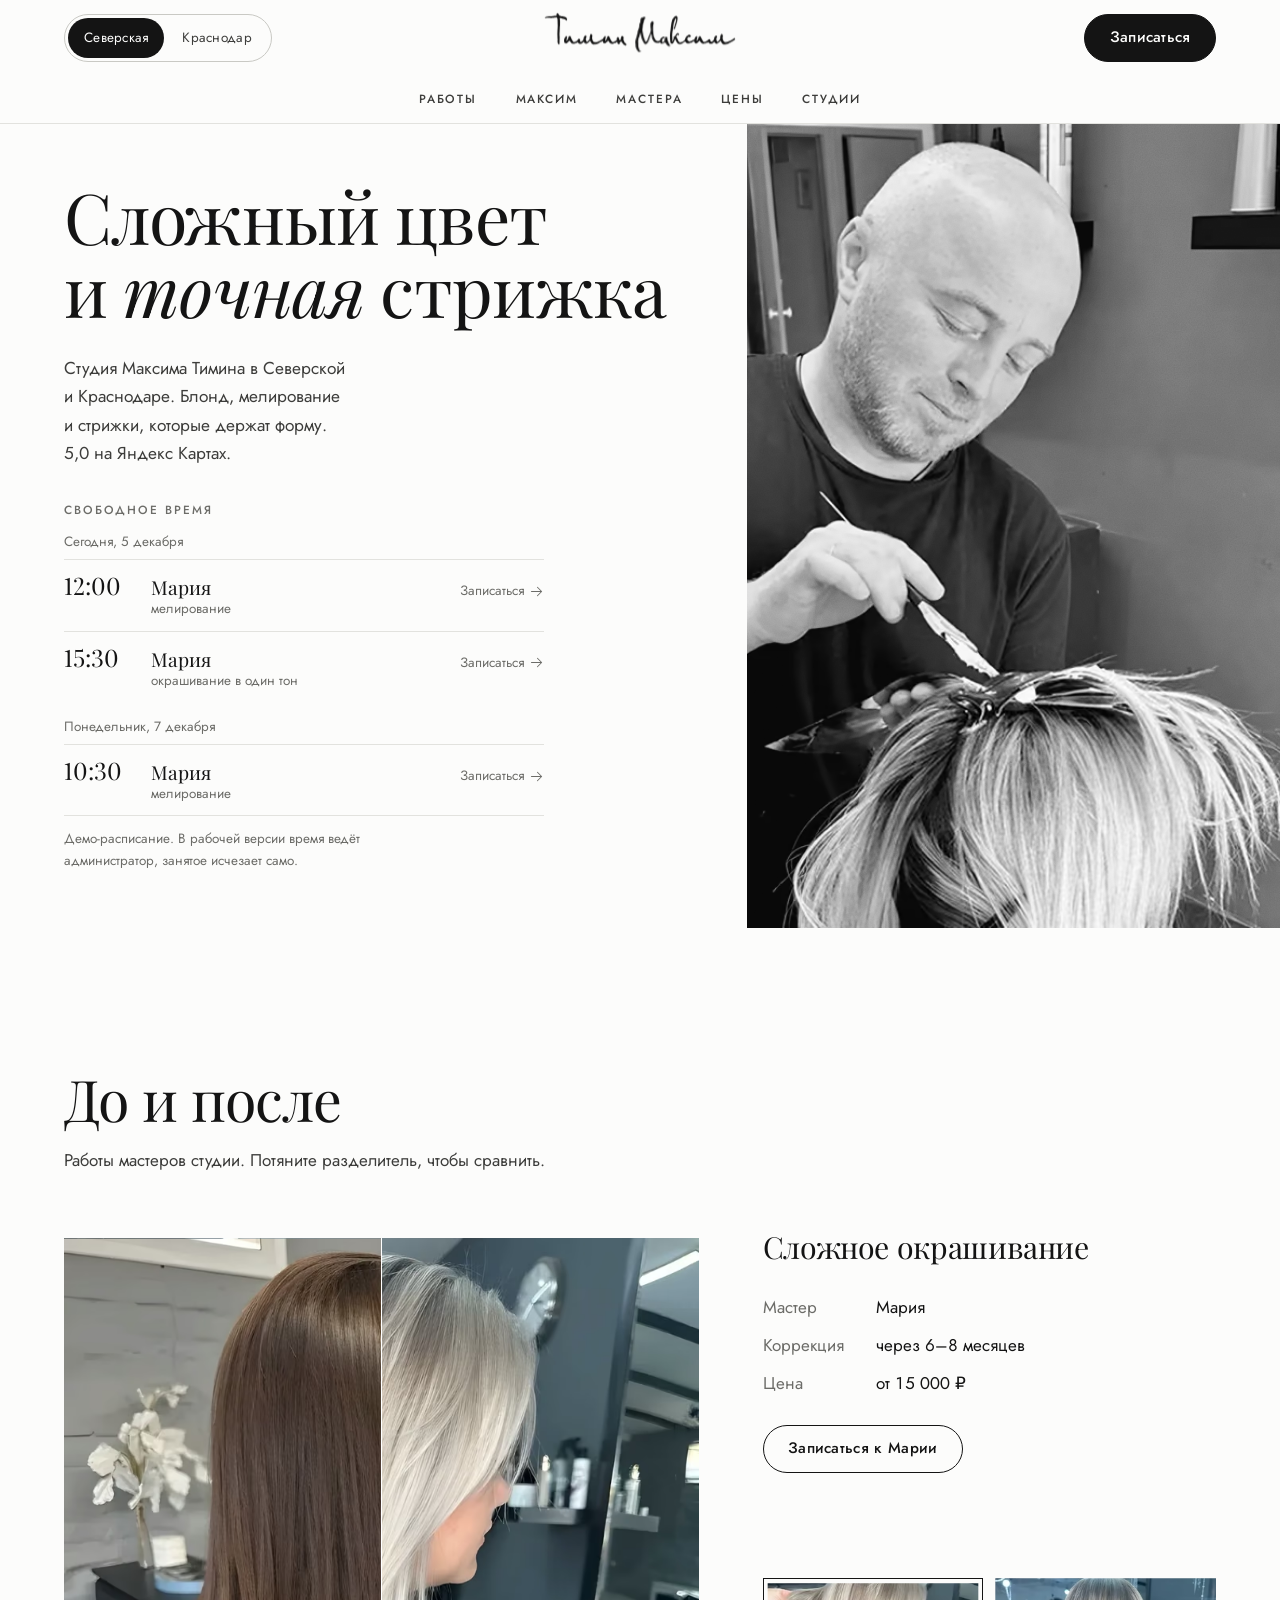
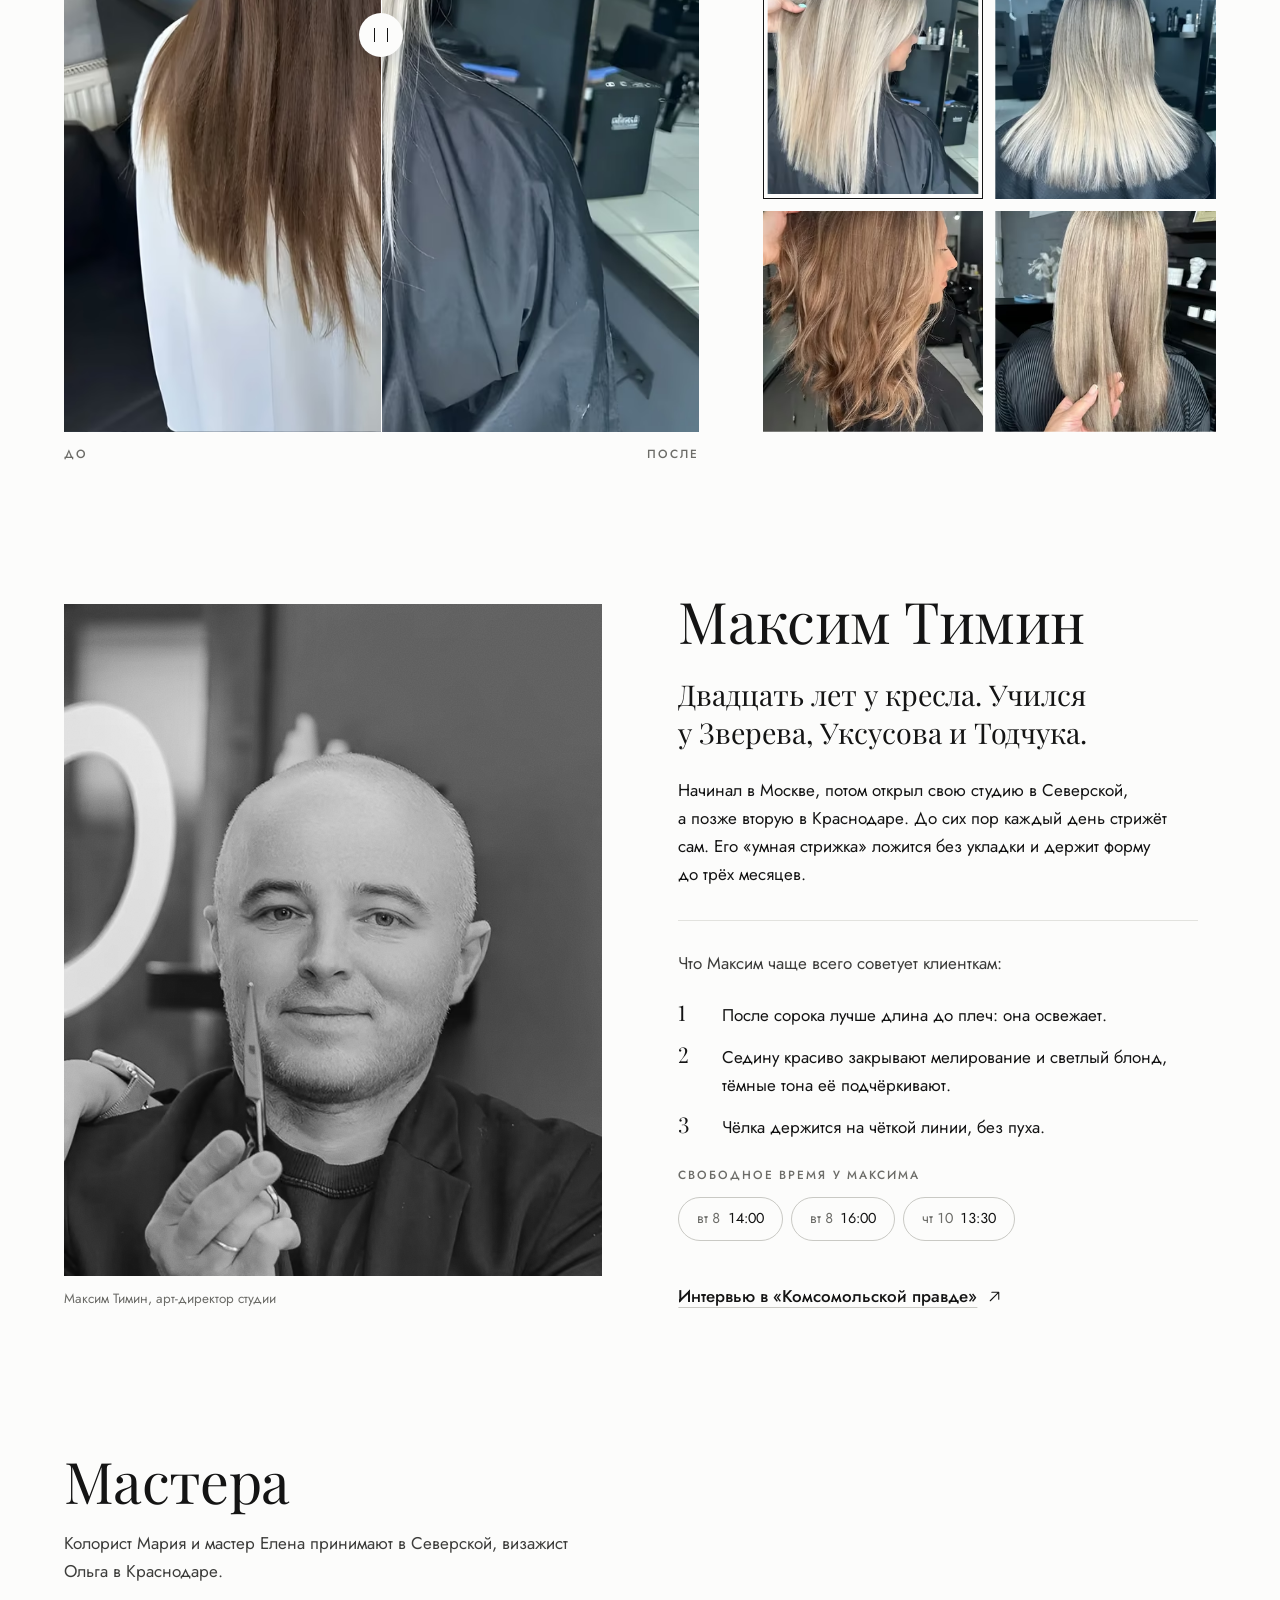
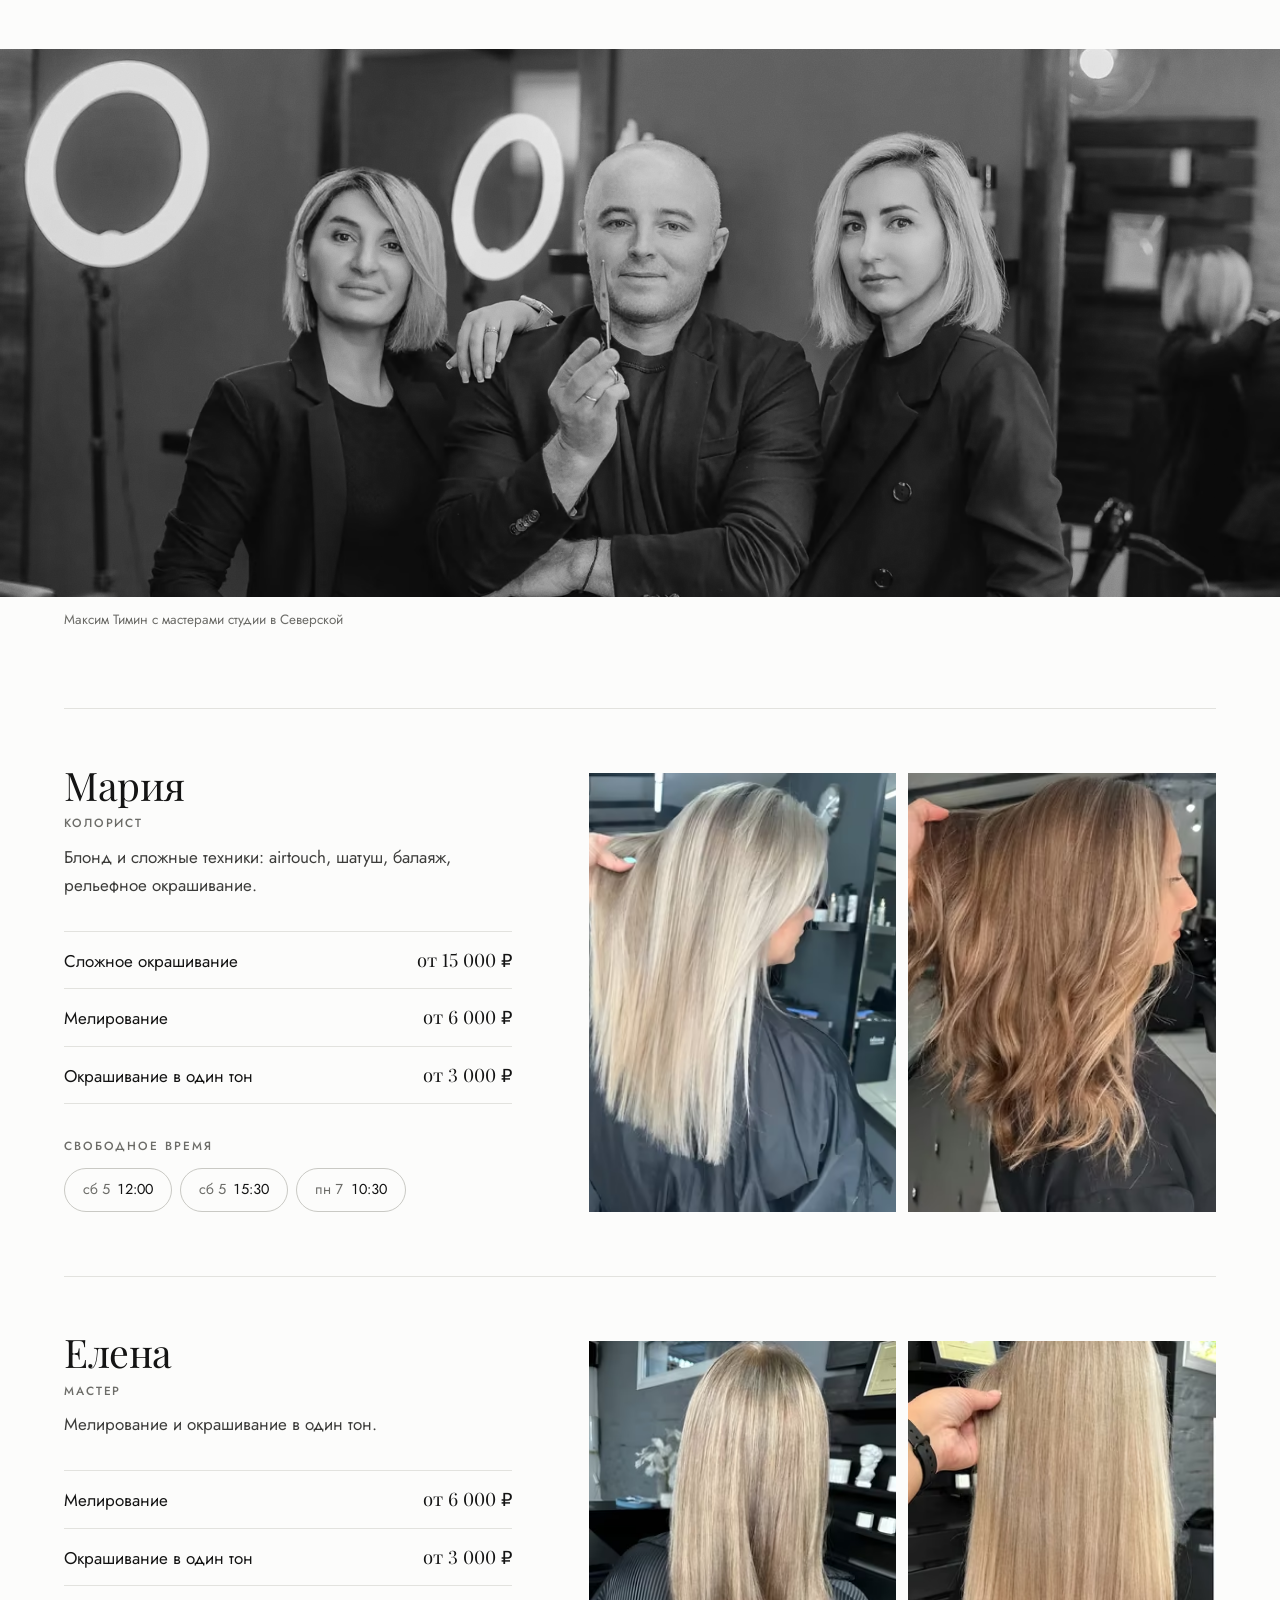
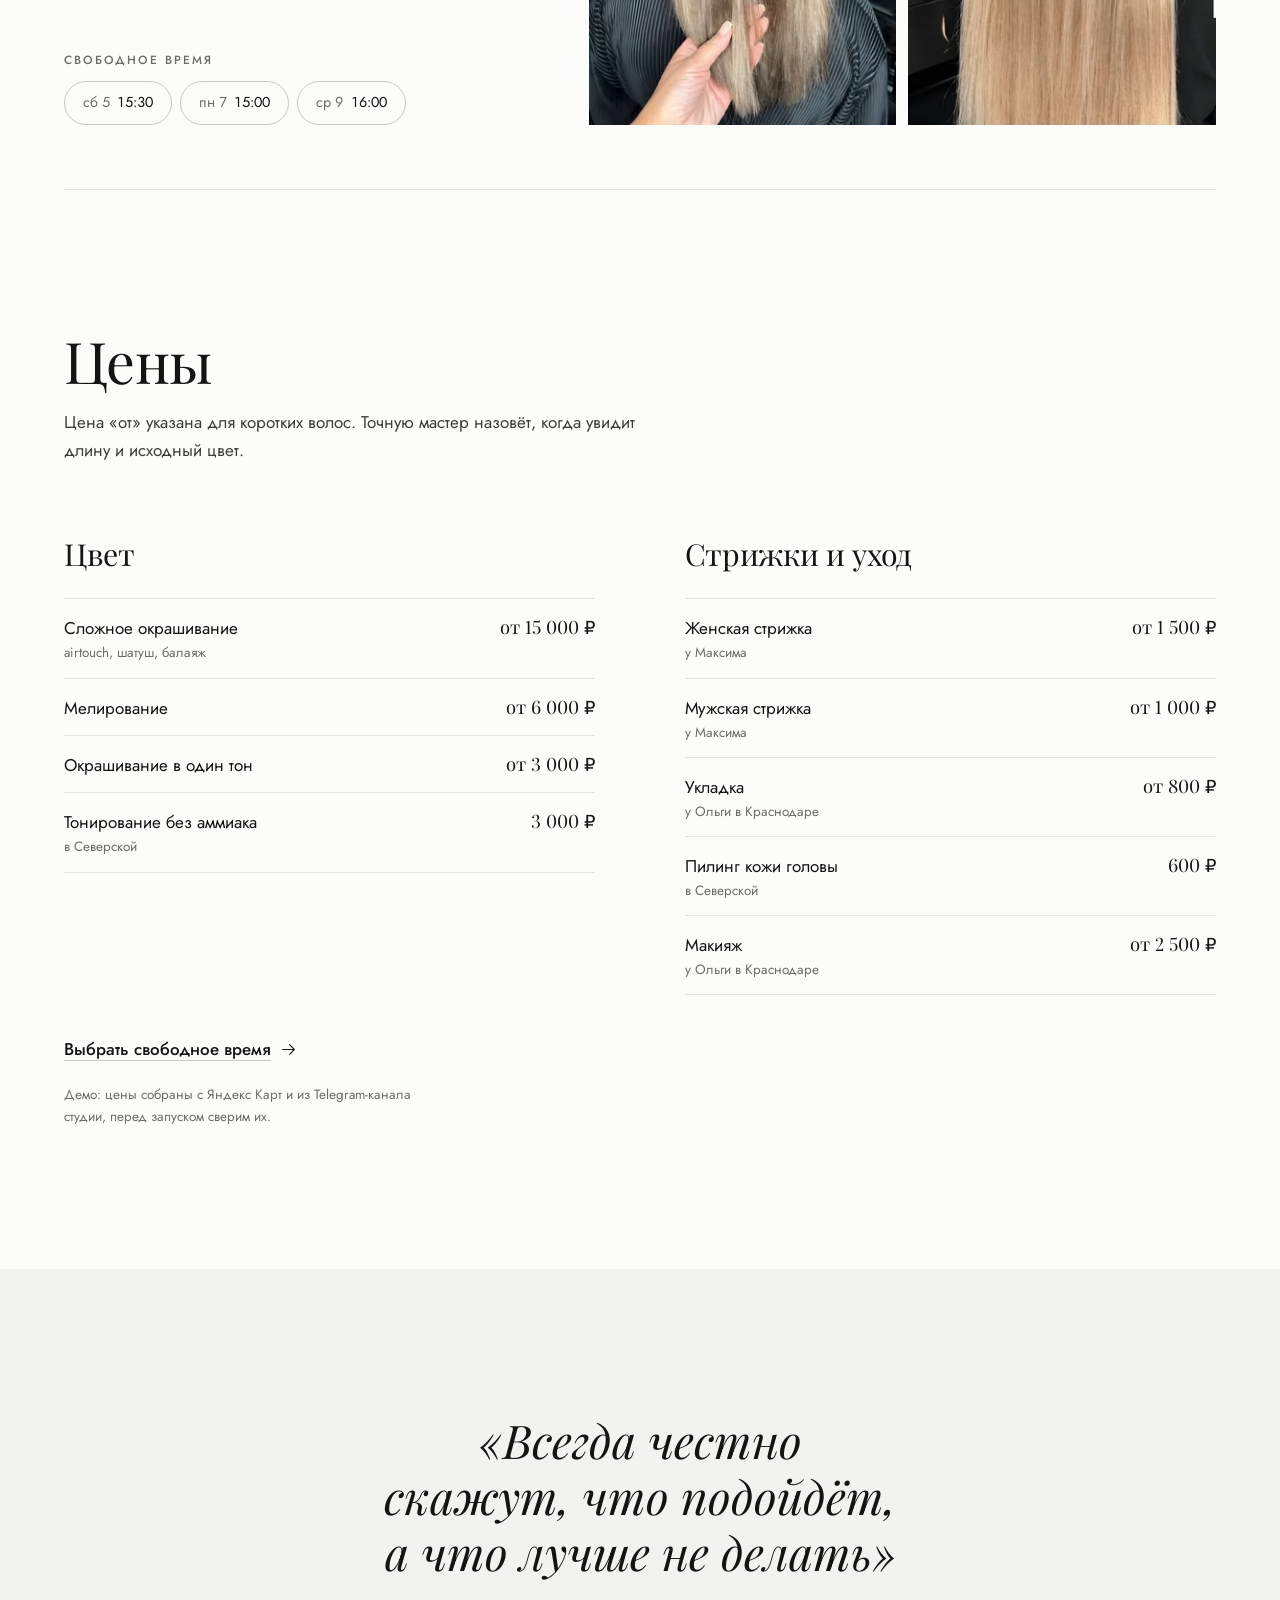
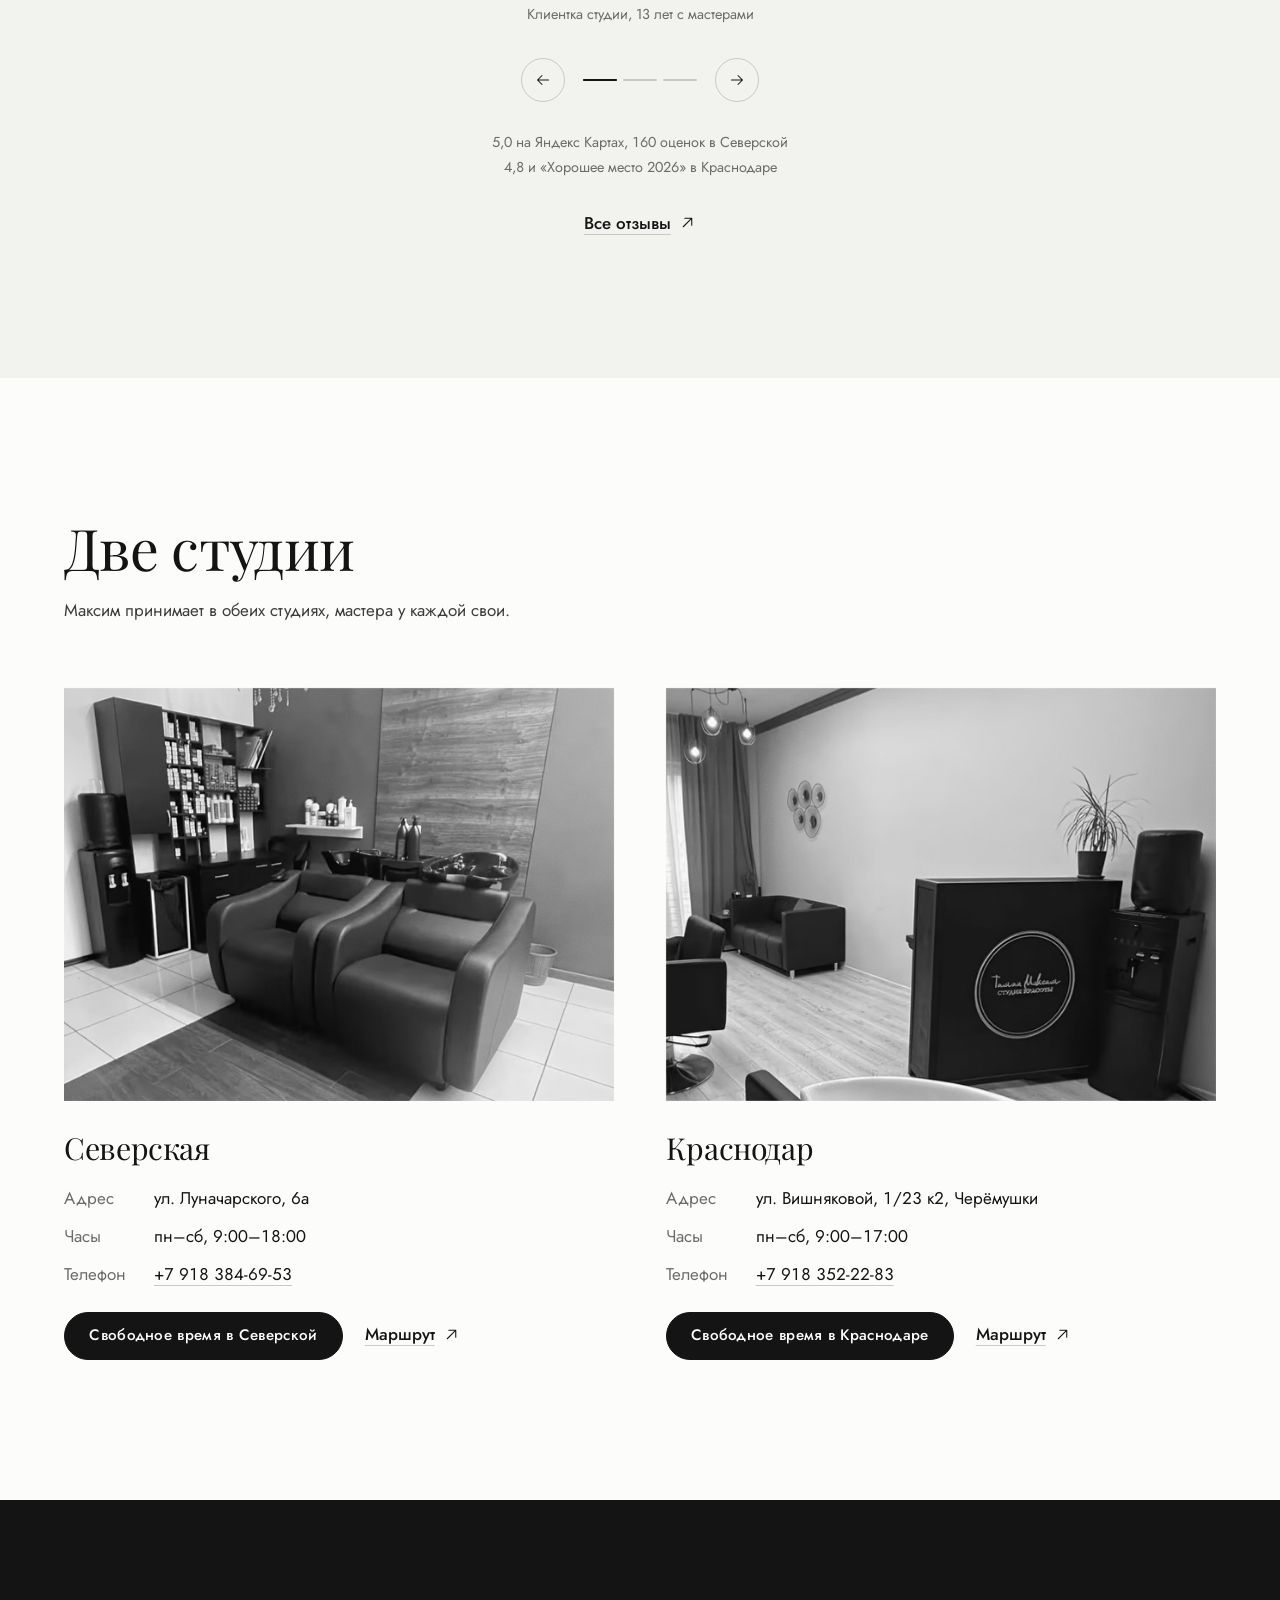
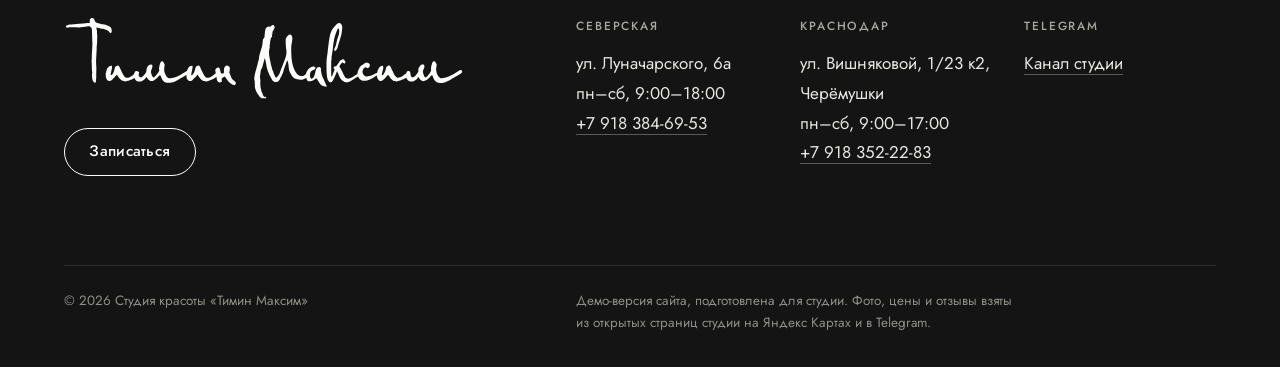
<file: index.html>
<!doctype html>
<html lang="ru">
<head>
<meta charset="utf-8">
<meta name="robots" content="noindex, nofollow">
<meta name="viewport" content="width=device-width, initial-scale=1, viewport-fit=cover">
<title>Тимин Максим · студия красоты</title>
<meta name="description" content="Сложное окрашивание, блонд и стрижки у Максима Тимина в Северской и Краснодаре. Ближайшее свободное время и запись онлайн.">
<meta name="theme-color" content="#FCFCFB">
<link rel="icon" href="img/favicon.svg" type="image/svg+xml">
<link rel="apple-touch-icon" href="img/apple-touch-icon.png">
<meta property="og:type" content="website">
<meta property="og:locale" content="ru_RU">
<meta property="og:site_name" content="Тимин Максим">
<meta property="og:title" content="Тимин Максим · сложный цвет и точная стрижка">
<meta property="og:description" content="Студия Максима Тимина в Северской и Краснодаре. Ближайшее свободное время и запись онлайн.">
<meta property="og:image" content="https://lxxryxcx-ai.github.io/timin/img/og.jpg">
<meta property="og:url" content="https://lxxryxcx-ai.github.io/timin/">
<meta property="og:image:width" content="1200">
<meta property="og:image:height" content="630">
<meta name="twitter:card" content="summary_large_image">
<script type="application/ld+json">
[{"@context":"https://schema.org","@type":"HairSalon","name":"Тимин Максим, студия красоты (Северская)","telephone":"+7 918 384-69-53","address":{"@type":"PostalAddress","streetAddress":"ул. Луначарского, 6а","addressLocality":"станица Северская","addressRegion":"Краснодарский край","addressCountry":"RU"},"openingHours":"Mo-Sa 09:00-18:00","priceRange":"от 1 000 ₽"},
{"@context":"https://schema.org","@type":"HairSalon","name":"Тимин Максим, студия красоты (Краснодар)","telephone":"+7 918 352-22-83","address":{"@type":"PostalAddress","streetAddress":"ул. Вишняковой, 1/23 к2","addressLocality":"Краснодар","addressRegion":"Краснодарский край","addressCountry":"RU"},"openingHours":"Mo-Sa 09:00-17:00","priceRange":"от 1 000 ₽"}]
</script>
<link rel="preload" as="image" type="image/avif" media="(max-width:900px)" imagesrcset="img/hero-m-320.avif 320w, img/hero-m-480.avif 480w, img/hero-m-640.avif 640w, img/hero-m-800.avif 800w, img/hero-m-1000.avif 1000w, img/hero-m-1200.avif 1200w" imagesizes="100vw" fetchpriority="high">
<link rel="preload" as="image" type="image/avif" media="(min-width:901px)" imagesrcset="img/hero-d-320.avif 320w, img/hero-d-480.avif 480w, img/hero-d-640.avif 640w, img/hero-d-800.avif 800w, img/hero-d-1000.avif 1000w, img/hero-d-1200.avif 1200w, img/hero-d-1600.avif 1600w" imagesizes="42vw" fetchpriority="high">
<link rel="preload" href="fonts/Playfair-400.woff2" as="font" type="font/woff2" crossorigin>
<link rel="preload" href="fonts/Playfair-italic-400.woff2" as="font" type="font/woff2" crossorigin>
<link rel="preload" href="fonts/Jost-400.woff2" as="font" type="font/woff2" crossorigin>
<style>@font-face{font-family:Jost;font-style:normal;font-weight:400;font-display:swap;src:url(fonts/Jost-400.woff2) format("woff2")}@font-face{font-family:Jost;font-style:normal;font-weight:500;font-display:swap;src:url(fonts/Jost-500.woff2) format("woff2")}@font-face{font-family:Playfair Display;font-style:normal;font-weight:400;font-display:swap;src:url(fonts/Playfair-400.woff2) format("woff2")}@font-face{font-family:Playfair Display;font-style:italic;font-weight:400;font-display:swap;src:url(fonts/Playfair-italic-400.woff2) format("woff2")}</style>
<script>(function(){var s=[],a=!1;function u(t){var e=t.parentNode;a||!e||e.tagName!=="PICTURE"||!e.hasAttribute("data-later")||(t.hasAttribute("srcset")&&(t.setAttribute("data-hold-srcset",t.getAttribute("srcset")),t.removeAttribute("srcset")),t.tagName==="IMG"&&t.hasAttribute("src")&&(t.setAttribute("data-hold-src",t.getAttribute("src")),t.removeAttribute("src")),s.push(t))}var i=new MutationObserver(function(t){t.forEach(function(e){e.addedNodes.forEach(function(r){r.nodeType===1&&(r.tagName==="SOURCE"||r.tagName==="IMG"?u(r):r.querySelectorAll&&[].forEach.call(r.querySelectorAll("picture[data-later] > *"),u))})})});i.observe(document.documentElement,{childList:!0,subtree:!0});function c(t,e){var r=t.getAttribute("data-hold-"+e);t.removeAttribute("data-hold-"+e),r!==null&&!t.hasAttribute(e)&&t.setAttribute(e,r)}function o(){a||(a=!0,i.disconnect(),s.forEach(function(t){c(t,"srcset"),c(t,"src")}))}document.addEventListener("load",function(t){t.target.closest&&t.target.closest(".hero-photo")&&o()},!0),document.addEventListener("error",function(t){t.target.closest&&t.target.closest(".hero-photo")&&o()},!0),addEventListener("scroll",o,{once:!0,passive:!0}),setTimeout(o,4e3)})();</script>
<style>:root{--paper:#FCFCFB;--ink:#141414;--ink-2:#3D3D3B;--mute:#6C6C68;--rule:#E2E2DE;--rule-2:#C9C9C4;--wash:#F2F2EF;--serif:"Playfair Display","Didot","Bodoni 72",Georgia,serif;--sans:"Jost","Futura","Century Gothic","Segoe UI",sans-serif;--t-display:clamp(2.6rem,1.55rem + 4.4vw,5.6rem);--t-h2:clamp(2.2rem,1.5rem + 2.6vw,3.9rem);--t-h3:clamp(1.45rem,1.25rem + .8vw,1.95rem);--t-body:1.0625rem;--t-small:.9rem;--t-caps:.74rem;--gutter:clamp(20px,5vw,72px);--maxw:1320px;--ease:cubic-bezier(.22,1,.36,1);--ease-soft:cubic-bezier(.4,0,.2,1);--t-hover:.4s;--ease-fill:cubic-bezier(.5,0,.15,1);--t-fill:.6s;color-scheme:light}*,*:before,*:after{box-sizing:border-box}html{-webkit-tap-highlight-color:transparent}picture{display:contents}source{display:none}html{-webkit-text-size-adjust:100%;scroll-behavior:smooth;scroll-padding-top:96px}body{margin:0;background:var(--paper);color:var(--ink);font:400 var(--t-body)/1.65 var(--sans);-webkit-font-smoothing:antialiased;text-rendering:optimizeLegibility;caret-color:var(--ink)}::selection{background:var(--ink);color:var(--paper)}.foot ::selection,.lb ::selection,.pill--ink::selection,.pill--ink ::selection{background:var(--paper);color:var(--ink)}img{max-width:100%;height:auto;display:block}a{color:inherit;text-underline-offset:.28em;text-decoration-thickness:1px}button,select{font:inherit;color:inherit}:focus-visible{outline:1px solid var(--ink);outline-offset:4px}.foot :focus-visible,.lb :focus-visible{outline-color:var(--paper)}[hidden]{display:none!important}.sr-only{position:absolute;width:1px;height:1px;margin:-1px;overflow:hidden;clip:rect(0,0,0,0);white-space:nowrap;border:0}h1,h2,h3{font-family:var(--serif);font-weight:400;margin:0;text-wrap:balance;letter-spacing:-.012em}h1 em,h2 em{font-style:italic}p{margin:0;text-wrap:pretty}.wrap{max-width:var(--maxw);margin-inline:auto;padding-inline:var(--gutter)}.caps{font-size:var(--t-caps);letter-spacing:.16em;text-transform:uppercase;font-weight:500}.mute{color:var(--mute)}.num{font-variant-numeric:tabular-nums lining-nums}.ic{width:1em;height:1em;flex:none;fill:currentColor}@supports not selector(::-webkit-scrollbar){html{scrollbar-color:#C9C9C4 var(--paper);scrollbar-width:thin}}::-webkit-scrollbar{width:10px;height:6px}::-webkit-scrollbar-track{background:var(--paper)}::-webkit-scrollbar-thumb{background:#c9c9c4;border-radius:999px;border:3px solid var(--paper)}.wordmark{display:block;aspect-ratio:3489/733;height:auto}.pill{display:inline-flex;align-items:center;justify-content:center;gap:.6em;min-height:48px;padding:0 1.6em;border-radius:999px;border:1px solid var(--ink);background:transparent;font-weight:500;font-size:.95rem;letter-spacing:.02em;text-decoration:none;cursor:pointer;white-space:nowrap;transition:background-color var(--t-hover) var(--ease-soft),color var(--t-hover) var(--ease-soft),border-color var(--t-hover) var(--ease-soft),transform .15s var(--ease)}.pill:active{transform:translateY(1px)}.pill--ink{background:var(--ink);color:var(--paper)}.pill--quiet{border-color:var(--rule-2)}.pill,.chip{position:relative}@media(hover:hover){.pill:hover{background:var(--ink);color:var(--paper)}.pill--ink:hover,.pill--light:hover{background:var(--paper);color:var(--ink)}}.textlink{position:relative;display:inline-flex;align-items:center;gap:.5em;font-weight:500;text-decoration:underline;text-decoration-color:var(--rule-2);transition:text-decoration-color var(--t-hover) var(--ease-soft)}@media(hover:hover){.textlink:hover{text-decoration-color:var(--ink)}}.textlink .ic{transition:transform .3s var(--ease)}.textlink:after{content:"";position:absolute;top:-8px;right:-4px;bottom:-8px;left:-4px}@media(hover:hover){.textlink:hover .ic{transform:translate(3px)}}.mast{position:sticky;top:env(safe-area-inset-top,0px);z-index:40;background:var(--paper);border-bottom:1px solid transparent;transition:border-color .3s var(--ease)}.mast.is-stuck{border-bottom-color:var(--rule)}.mast-row{display:grid;grid-template-columns:1fr auto 1fr;align-items:center;gap:16px;min-height:76px}.mast .brand{position:relative;color:var(--ink);text-decoration:none;justify-self:center}.brand:after{content:"";position:absolute;top:-8px;right:-6px;bottom:-8px;left:-6px}.mast-left{justify-self:start}.mast-right{justify-self:end;display:flex;gap:12px;align-items:center}.subnav{border-bottom:1px solid var(--rule)}@media(max-width:900px){.subnav{display:none}}.subnav .wrap{display:flex;justify-content:center;gap:clamp(20px,3vw,44px);padding-block:12px 14px}.subnav a{text-decoration:none;color:var(--ink-2);transition:color var(--t-hover) var(--ease-soft)}@media(hover:hover){.subnav a:hover{color:var(--ink)}}.branch{display:inline-flex;gap:2px;padding:3px;border:1px solid var(--rule-2);border-radius:999px;position:relative}.branch:before{content:"";position:absolute;top:3px;bottom:3px;left:0;width:var(--bw,0px);transform:translate(var(--bx,0px));border-radius:999px;background:var(--ink);transition:transform var(--t-fill) var(--ease-fill),width var(--t-fill) var(--ease-fill)}.branch:not(.ready):before{transition:none}.branch button{position:relative;z-index:1;display:inline-flex;align-items:center;min-height:40px;border:0;background:none;border-radius:999px;padding:0 16px;font-size:.84rem;letter-spacing:.02em;color:var(--ink-2);cursor:pointer;transition:background-color var(--t-hover) var(--ease-soft),color .18s var(--ease-soft)}.branch button:after{content:"";position:absolute;top:-4px;right:-1px;bottom:-4px;left:-1px}.branch button:focus-visible{outline-offset:-1px}.branch button[aria-pressed=true]:focus-visible{outline-color:var(--paper);outline-offset:-4px}.branch button[aria-pressed=true]{color:var(--paper);transition:color .3s var(--ease-soft) .1s}.branch:not(.ready) button[aria-pressed=true]{background:var(--ink)}@media(hover:hover){.branch button[aria-pressed=false]:hover{color:var(--ink);background:var(--wash)}}@media(max-width:900px){.mast-row{grid-template-columns:auto 1fr;min-height:64px}.mast .brand{justify-self:start;order:-1}.mast-left,.mast-nav{display:none}.mast-right .pill{min-height:44px;padding:0 1.15em;font-size:.88rem}}.hero{container-type:inline-size;display:grid;grid-template-columns:minmax(0,7fr) minmax(0,5fr);min-height:min(calc(100svh - 120px),820px)}.hero-copy{display:flex;flex-direction:column;justify-content:flex-start;gap:28px;padding:max(56px,calc((min(100svh - 120px,820px) - 700px)/2)) clamp(24px,4vw,64px) 56px;padding-left:max(var(--gutter),calc((100cqw - var(--maxw))/2 + var(--gutter)));min-width:0}.hero h1{font-size:clamp(2.6rem,1.5rem + 3.6vw,4.5rem);line-height:1.04}.hero h1 .nw{white-space:nowrap}@media(max-width:900px){.hero h1{font-size:min(clamp(2.6rem,1.5rem + 3.6vw,4.5rem),calc((100cqw - 2 * var(--gutter)) / 8.8))}}@media(min-width:901px)and (max-width:1099px){.hero h1{font-size:5.4vw}}.film{position:relative}.film:after{content:"";position:absolute;top:0;right:0;bottom:0;left:0;pointer-events:none;opacity:.16;mix-blend-mode:overlay;background-image:url("data:image/svg+xml;utf8,<svg xmlns='http://www.w3.org/2000/svg' width='220' height='220'><filter id='n'><feTurbulence type='fractalNoise' baseFrequency='.85' numOctaves='2' stitchTiles='stitch'/><feColorMatrix values='0 0 0 0 .5  0 0 0 0 .5  0 0 0 0 .5  0 0 0 1.4 -.2'/></filter><rect width='100%' height='100%' filter='url(%23n)'/></svg>")}.hero .lede{max-width:34ch;color:var(--ink-2);font-size:1.08rem}.hero-photo{margin:0;position:relative;min-height:520px;background:var(--wash)}.hero-photo img{position:absolute;top:0;right:0;bottom:0;left:0;width:100%;height:100%;object-fit:cover;object-position:50% 28%}.slots-block{display:grid;gap:12px;margin-top:4px;max-width:30rem}.slots-top{display:flex;justify-content:space-between;align-items:center;gap:12px;flex-wrap:wrap}.hero .branch-m{display:none}.slots{list-style:none;margin:0;padding:0;display:grid}.slots .tt-day{font-size:.84rem;color:var(--mute);padding:14px 0 6px}.slots .tt-day:first-child{padding-top:0}.slot{display:grid;grid-template-columns:4.3rem minmax(0,1fr) auto;align-items:baseline;gap:4px 18px;width:100%;padding:13px 0;border:0;border-top:1px solid var(--rule);background:none;text-align:left;cursor:pointer;color:var(--ink)}.slots li:last-child .slot{border-bottom:1px solid var(--rule)}.slot:focus-visible{outline:0;border-top-color:var(--ink);box-shadow:0 1px 0 var(--ink);position:relative;z-index:1}.slots li:last-child .slot:focus-visible{border-bottom-color:var(--ink);box-shadow:none}.slot:focus-visible .go{color:var(--ink)}.slot .go,.slot .pick{grid-column:3;grid-row:1;justify-self:end}.slot .go{display:inline-flex;align-items:center;gap:.4em;font-size:.84rem;color:var(--mute);transition:color var(--t-hover) var(--ease-soft),opacity .3s var(--ease-soft) .14s}.slot .go .ic{width:15px;height:15px;transition:transform .3s var(--ease)}@media(hover:hover){.slot:hover .go{color:var(--ink)}}@media(hover:hover){.slot:hover .go .ic{transform:translate(3px)}}.slot .t{font-family:var(--serif);font-size:1.5rem;line-height:1;font-variant-numeric:lining-nums tabular-nums}.slot .who{font-family:var(--serif);font-size:1.2rem;line-height:1.2}.slot .who small{display:block;font-family:var(--sans);font-size:.84rem;color:var(--mute);margin-top:2px}.slot .pick{display:inline-block;opacity:0;transform:scale(.9);pointer-events:none;transition:opacity .14s cubic-bezier(.4,0,1,1),transform .14s cubic-bezier(.4,0,1,1);font-size:.74rem;letter-spacing:.16em;text-transform:uppercase;font-weight:500;padding:6px 10.85px 6px 11.25px;border-radius:999px;background:var(--ink);color:var(--paper)}.slot[aria-pressed=true] .go{opacity:0;transition:color var(--t-hover) var(--ease-soft),opacity .14s cubic-bezier(.4,0,1,1)}.slot[aria-pressed=true] .pick{opacity:1;transform:none;transition:opacity .35s var(--ease-soft) .14s,transform .55s var(--ease) .14s}.demo{font-size:.84rem;color:var(--mute);max-width:46ch}@media(max-width:900px){.hero{grid-template-columns:1fr;min-height:0}.hero-photo{order:-1;min-height:0;aspect-ratio:4/3;max-width:100%}.hero-photo img{object-position:50% 8%}.hero-copy{padding:32px var(--gutter) 48px;gap:22px}.hero .branch-m{display:inline-flex}}section{padding-block:clamp(80px,11vw,160px)}section[id]{scroll-margin-top:calc(29px - clamp(80px,11vw,160px))}#maxim,#masters,#prices{scroll-margin-top:29px}.sh{display:grid;gap:18px;margin-bottom:clamp(36px,5vw,64px);max-width:60ch}.sh h2{font-size:var(--t-h2);line-height:1.04}.sh p{color:var(--ink-2)}.works{display:grid;grid-template-columns:minmax(0,7fr) minmax(0,5fr);column-gap:clamp(32px,5vw,80px);row-gap:12px;align-items:start}.cmp-wrap{display:contents}.cmp{grid-column:1;grid-row:1}.cmp-cap{grid-column:1;grid-row:2}.work-info{grid-column:2;grid-row:1}.cmp{position:relative;aspect-ratio:4/5;width:100%;max-width:100%;overflow:hidden;background:var(--wash);touch-action:pan-y;user-select:none;-webkit-user-select:none}.cmp img{position:absolute;top:0;right:0;bottom:0;left:0;width:100%;height:100%;object-fit:cover;pointer-events:none;transition:opacity .45s var(--ease)}.cmp.is-swap img{opacity:0}.work-info [id^=w-]{transition:opacity .35s var(--ease),background-color var(--t-hover) var(--ease-soft),color var(--t-hover) var(--ease-soft),border-color var(--t-hover) var(--ease-soft)}.work-info>:not(.thumbs){transition:opacity .35s var(--ease)}.work-info.is-swap>:not(.thumbs){opacity:0}.cmp .before{clip-path:inset(0 calc(100% - var(--pos,50%)) 0 0)}.cmp .bar{position:absolute;top:0;bottom:0;left:var(--pos,50%);width:1px;margin-left:-.5px;background:#fff;pointer-events:none}.cmp .knob{position:absolute;top:50%;left:var(--pos,50%);width:44px;height:44px;margin:-22px 0 0 -22px;border-radius:999px;background:var(--paper);display:grid;place-items:center;pointer-events:none;box-shadow:0 6px 18px #1414142e}.cmp .knob:before{content:"";width:14px;height:14px;border-left:1px solid var(--ink);border-right:1px solid var(--ink)}.cmp{cursor:ew-resize}.cmp input{position:absolute;top:0;right:0;bottom:0;left:0;width:100%;height:100%;margin:0;opacity:0;pointer-events:none}@property --pos{syntax:"<percentage>";inherits:true;initial-value:50%}.cmp input:focus-visible~.knob{outline:1px solid #fff;outline-offset:4px}.cmp-cap{display:flex;justify-content:space-between}.work-info{display:flex;flex-direction:column;gap:28px;min-width:0}@media(min-width:901px){.works{align-items:stretch}.cmp{min-height:100%}.work-info .thumbs{margin-top:auto}.work-info h3{margin-top:-.2825em}}.work-info h3{font-size:var(--t-h3);line-height:1.15}.facts{margin:0;display:grid;grid-template-columns:5em minmax(0,1fr);gap:10px 28px}.facts dt{color:var(--mute)}.facts dd{margin:0;font-variant-numeric:tabular-nums lining-nums}.facts>div{display:contents}.thumbs{display:grid;grid-template-columns:repeat(4,minmax(0,1fr));gap:8px}.thumbs button{padding:0;border:0;background:none;cursor:pointer;position:relative}.thumbs button img{clip-path:inset(0);transition:clip-path .45s var(--ease)}.thumbs button:after{content:"";position:absolute;top:0;right:0;bottom:0;left:0;border:1px solid var(--ink);opacity:0;pointer-events:none;transition:opacity var(--t-hover) var(--ease-soft),border-color var(--t-hover) var(--ease-soft)}.thumbs button[aria-selected=true] img{clip-path:inset(5px)}.thumbs button[aria-selected=true]:after{opacity:1}@media(hover:hover){.thumbs button[aria-selected=false]:hover img{clip-path:inset(5px)}.thumbs button[aria-selected=false]:hover:after{opacity:1;border-color:var(--rule-2)}}.thumbs button:focus-visible{outline-offset:4px}.thumbs img{aspect-ratio:4/5;width:100%;object-fit:cover}@media(min-width:960px){.thumbs{grid-template-columns:repeat(2,minmax(0,1fr));gap:12px}.thumbs img{aspect-ratio:1}}@media(max-width:900px){.works{grid-template-columns:minmax(0,1fr)}.work-info{grid-column:1;grid-row:3;margin-top:24px}.work-info .thumbs{margin-bottom:12px}}.feature{display:grid;grid-template-columns:minmax(0,6fr) minmax(0,6fr);gap:clamp(32px,6vw,96px);align-items:start}.feature figure{margin:0}.feature figure img{width:100%;aspect-ratio:4/5;object-fit:cover;object-position:50% 30%}.feature figcaption{margin-top:12px;font-size:.84rem;color:var(--mute)}.feature .txt{display:flex;flex-direction:column;gap:24px;min-width:0;max-width:52ch}@media(min-width:901px){.feature{align-items:stretch}.feature figure{display:flex;flex-direction:column}.feature figure .film{flex:1 0 auto;aspect-ratio:4/5}.feature figure img{height:100%;aspect-ratio:auto}.feature h2{margin-top:-.2275em}.feature .txt>:last-child{margin-top:auto}}.feature h2{font-size:var(--t-h2);line-height:1.04}.feature .lead{font-family:var(--serif);font-size:clamp(1.35rem,1.15rem + .8vw,1.8rem);line-height:1.35}.rules-in{margin-top:8px;padding-top:28px;border-top:1px solid var(--rule);color:var(--ink-2)}.rules{list-style:none;margin:0;padding:0;display:grid;gap:14px;counter-reset:r}.rules li{display:grid;grid-template-columns:32px 1fr;gap:12px;align-items:baseline;counter-increment:r}.rules li:before{content:counter(r);font-family:var(--serif);font-size:1.35rem;line-height:1;font-variant-numeric:lining-nums}@media(max-width:900px){.feature{grid-template-columns:1fr}}.band{margin:0}.band img{width:100%;aspect-ratio:21/9;object-fit:cover;object-position:50% 32%}@media(max-width:700px){.band img{aspect-ratio:4/3}}.band figcaption{font-size:.84rem;margin-top:12px}.masters{display:grid;margin-top:clamp(40px,6vw,80px)}.m{display:grid;grid-template-columns:minmax(0,5fr) minmax(0,7fr);grid-template-areas:"head shots" "prices shots" "when shots";grid-template-rows:auto auto 1fr;gap:32px clamp(32px,6vw,96px);padding-block:clamp(40px,5vw,64px);border-top:1px solid var(--rule);align-items:start}.masters{border-bottom:1px solid var(--rule)}.m.no-shots{grid-template-columns:repeat(3,minmax(0,1fr));grid-template-areas:"head prices when";grid-template-rows:auto}.m-head{grid-area:head;display:grid;gap:10px;min-width:0}.m h3{font-size:clamp(1.9rem,1.5rem + 1.2vw,2.6rem);line-height:1.05}.m-head .role{margin-top:-2px}.m-head p:last-child{color:var(--ink-2);max-width:40ch}.m-prices{grid-area:prices;min-width:0}.m .shots{grid-area:shots;display:grid;grid-template-columns:repeat(2,minmax(0,1fr));gap:12px}.m .shots picture{display:block;min-width:0}@media(min-width:901px){.m .shots{align-self:stretch;grid-auto-rows:1fr}.m .shots img{height:100%;min-height:100%}.m h3{margin-top:-.2325em}.m:not(.no-shots) .when{align-self:end}}.m .shots img{aspect-ratio:4/5;width:100%;object-fit:cover;cursor:zoom-in;transition:opacity var(--t-hover) var(--ease-soft)}.m .when{grid-area:when;display:grid;gap:12px;align-content:start}@media(min-width:901px){.m.no-shots .when{margin-top:-5px}}.chips{display:flex;flex-wrap:wrap;gap:8px}.chip .cd{color:var(--mute);margin-right:.5em;transition:color var(--t-hover) var(--ease-soft)}.chip[aria-pressed=true] .cd{color:#a7a7a2}.chip{min-height:44px;padding:0 18px;border-radius:999px;border:1px solid var(--rule-2);background:none;cursor:pointer;font-size:.9rem;font-variant-numeric:tabular-nums lining-nums;transition:background-color var(--t-hover) var(--ease-soft),color var(--t-hover) var(--ease-soft),border-color var(--t-hover) var(--ease-soft)}@media(hover:hover){.chip:hover{border-color:var(--ink)}}.chip:focus-visible{outline-offset:2px}.chip[aria-pressed=true]{border-color:var(--ink);background:var(--ink);color:var(--paper)}@media(max-width:900px){.m,.m.no-shots{grid-template-columns:minmax(0,1fr);grid-template-areas:"head" "shots" "prices" "when";grid-template-rows:auto;gap:24px}.m.no-shots{grid-template-areas:"head" "prices" "when"}}.prices{display:grid;grid-template-columns:repeat(2,minmax(0,1fr));gap:clamp(40px,7vw,120px)}.pg h3{font-size:var(--t-h3);margin-bottom:20px}.pr{display:flex;justify-content:space-between;align-items:baseline;gap:24px;padding-block:13px;border-top:1px solid var(--rule)}.pr:last-child{border-bottom:1px solid var(--rule)}.pr small{display:block;color:var(--mute);font-size:.84rem}.pr .v{white-space:nowrap;font-family:var(--serif);font-size:1.15rem;font-variant-numeric:lining-nums tabular-nums}.pgo{margin-top:40px}.pgo+.demo{margin-top:20px}.pnote{margin-top:20px;font-size:.84rem;color:var(--mute);max-width:70ch}@media(max-width:800px){.prices{grid-template-columns:1fr}}.reviews{display:grid;justify-items:center;text-align:center;gap:28px}.reviews .rating{font-size:var(--t-small);line-height:1.75;text-wrap:wrap}.reviews h2{font-size:var(--t-h2)}.qstage{display:grid;width:min(100%,46rem);margin-top:4px}.qslide{grid-area:1/1;margin:0;display:grid;align-content:center;gap:22px;pointer-events:none}.qslide>*{opacity:0}.qslide.is-on{pointer-events:auto}.qslide.is-on>*{opacity:1}.qslide blockquote{margin:0;text-wrap:balance}.qslide q{font-family:var(--serif);font-style:italic;font-size:clamp(1.8rem,1.3rem + 2vw,3rem);line-height:1.2;quotes:"\ab" "\bb";text-wrap:balance}.qslide figcaption{color:var(--mute);font-size:var(--t-small)}.qnav{display:flex;gap:18px;align-items:center;margin-top:4px}.qbars{display:flex;gap:6px}.qbars button{width:34px;height:44px;padding:0;border:0;background:none;cursor:pointer;position:relative}.qbars button:before,.qbars button:after{content:"";position:absolute;left:0;right:0;top:50%;height:2px;margin-top:-1px;border-radius:2px}.qbars button:before{background:var(--rule-2);transition:background-color var(--t-hover) var(--ease-soft)}@media(hover:hover){.qbars button[aria-selected=false]:hover:before{background:#a7a7a2}}.qbars button[aria-selected=true]:before{background:var(--mute)}.qbars button:focus-visible{outline:0}.qbars button:focus-visible:before{border-radius:999px;box-shadow:0 0 0 4px var(--wash),0 0 0 5px var(--ink)}.qbars button:after{background:var(--ink);transform:scaleX(0);transform-origin:left}.qbars button.done:after{transform:none;background:var(--rule-2)}.qbars button[aria-selected=true]:after{animation:qfill var(--qdur,6s) linear forwards}.reviews.is-paused .qbars button[aria-selected=true]:after,.reviews:not(.is-live) .qbars button[aria-selected=true]:after{animation-play-state:paused}@media(prefers-reduced-motion:reduce){.qbars button[aria-selected=true]:after{transform:none}}@keyframes qfill{to{transform:none}}.qnav>button{width:44px;height:44px;border-radius:999px;border:1px solid var(--rule-2);background:none;cursor:pointer;display:grid;place-items:center;transition:border-color var(--t-hover) var(--ease-soft)}@media(hover:hover){.qnav>button:hover{border-color:var(--ink)}}.qnav .ic{width:16px;height:16px}.qnav .flip{transform:scaleX(-1)}.studios{display:grid;grid-template-columns:repeat(2,minmax(0,1fr));gap:clamp(32px,4vw,56px)}.studio{display:grid;gap:18px;align-content:start;min-width:0}.studio img{width:100%;aspect-ratio:4/3;object-fit:cover}.studio h3{font-size:var(--t-h3);line-height:1.15;margin-top:12px}.studio dl{margin:0;display:grid;grid-template-columns:auto 1fr;gap:10px 28px}.studio dt{color:var(--mute)}.studio dd{margin:0;font-variant-numeric:tabular-nums lining-nums}.tel{position:relative;text-decoration:underline;text-decoration-color:var(--rule-2);text-underline-offset:.28em;font-variant-numeric:tabular-nums lining-nums;transition:text-decoration-color var(--t-hover) var(--ease-soft)}@media(hover:hover){.tel:hover{text-decoration-color:var(--ink)}}.tel:after,.foot address a:after{content:"";position:absolute;top:-10px;right:-4px;bottom:-10px;left:-4px}.foot address a{position:relative}.studio .row{display:flex;flex-wrap:wrap;align-items:baseline;gap:12px 22px;margin-top:6px}@media(max-width:800px){.studios{grid-template-columns:minmax(0,1fr)}}.foot{background:var(--ink);color:var(--paper);padding-block:clamp(72px,9vw,120px) 32px}body.pad-ease{transition:padding-bottom .45s var(--ease)}.foot-grid{display:grid;grid-template-columns:minmax(0,5fr) repeat(3,minmax(0,2fr));gap:40px 32px;align-items:start}.foot h3{font-family:var(--sans);font-size:var(--t-caps);letter-spacing:.16em;text-transform:uppercase;font-weight:500;color:#a7a7a2;margin-bottom:14px}.foot address{font-style:normal;line-height:1.75;color:#e6e6e2}.foot a:not(.pill){color:#e6e6e2;text-decoration-color:#5a5a57;transition:text-decoration-color var(--t-hover) var(--ease-soft)}@media(hover:hover){.foot a:not(.pill):hover{text-decoration-color:#e6e6e2}}.foot .brandcol{display:grid;gap:28px;justify-items:start}.pill--light{border-color:var(--paper);color:var(--paper)}@media(max-width:900px){.foot-grid{grid-template-columns:1fr 1fr}.foot .brandcol{grid-column:1 / -1}}@media(max-width:420px){.foot-grid{grid-template-columns:1fr}}a[href^="tel:"]{white-space:nowrap}.foot .wordmark{width:min(400px,70vw)}.foot-base{margin-top:clamp(56px,7vw,96px);padding-top:24px;border-top:1px solid #2C2C2A;display:grid;grid-template-columns:minmax(0,5fr) repeat(3,minmax(0,2fr));gap:12px 32px;font-size:.84rem;color:#8e8e89}.foot-base p{grid-column:2 / -1;max-width:60ch}@media(max-width:900px){.foot-base{grid-template-columns:minmax(0,1fr)}.foot-base p{grid-column:auto}}.book{position:fixed;left:0;right:0;bottom:0;z-index:50;background:var(--paper);border-top:1px solid var(--ink);padding:16px var(--gutter) calc(16px + env(safe-area-inset-bottom,0px));transform:translateY(105%);visibility:hidden;transition:transform .45s var(--ease),visibility 0s linear .45s}.book.is-open{transform:none;visibility:visible;transition:transform .45s var(--ease),visibility 0s}.book .in{max-width:calc(var(--maxw) - 2*var(--gutter));margin:0 auto;display:grid;grid-template-columns:minmax(0,1fr) auto;grid-template-areas:"what x" "act act" "note note";gap:12px 16px;align-items:center}.bk-what{grid-area:what;min-width:0;transition:opacity .2s var(--ease-soft)}.book.is-picking .bk-what,.book.is-picking .bk-x{opacity:0;pointer-events:none}.bk-what b{display:block;font-family:var(--serif);font-weight:400;font-size:1.35rem;line-height:1.2}.bk-what span{font-size:.84rem;color:var(--ink-2);font-variant-numeric:tabular-nums lining-nums}.bk-x{grid-area:x;width:48px;height:48px;border-radius:999px;border:1px solid var(--rule-2);background:none;cursor:pointer;display:grid;place-items:center;transition:border-color var(--t-hover) var(--ease-soft),opacity .2s var(--ease-soft)}@media(hover:hover){.bk-x:hover{border-color:var(--ink)}}.bk-x .ic{width:16px;height:16px}.bk-act{grid-area:act;display:grid;gap:10px;min-width:0}.bk-model{position:absolute;width:1px;height:1px;opacity:0;pointer-events:none}.pick{position:relative;min-width:0}.pick-btn{width:100%;min-height:48px;display:grid;grid-template-columns:minmax(0,1fr) auto auto;align-items:baseline;align-content:center;column-gap:14px;padding:0 18px 0 22px;border:1px solid var(--rule-2);border-radius:999px;background:var(--paper);color:var(--ink);font:inherit;font-size:.95rem;text-align:left;cursor:pointer;transition:border-color var(--t-hover) var(--ease-soft)}.pick-btn[aria-expanded=true]{border-color:var(--ink)}@media(hover:hover){.pick-btn:hover{border-color:var(--ink)}}.pick-btn:disabled{cursor:default;color:var(--ink);border-color:transparent;padding-inline:0}.pk-n{flex:1;min-width:0;white-space:nowrap;overflow:hidden;text-overflow:ellipsis}.pk-p{white-space:nowrap;font-family:var(--serif);font-size:1.15rem;line-height:1;font-variant-numeric:lining-nums tabular-nums}.pk-c{width:14px;height:14px;flex:none;align-self:center;transition:transform .35s var(--ease)}.pick-btn[aria-expanded=true] .pk-c{transform:rotate(180deg)}.pick-btn:disabled .pk-c{display:none}.pick-list{position:absolute;left:0;bottom:calc(100% + var(--lift,8px));min-width:100%;width:max-content;max-width:calc(100vw - 2*var(--gutter));z-index:2;margin:0;padding:8px;list-style:none;background:var(--paper);border:1px solid var(--rule-2);border-radius:33px;box-shadow:0 18px 40px -16px #14141447;outline:0;opacity:0;transform:translateY(6px);visibility:hidden;transition:opacity .2s var(--ease-soft),transform .3s var(--ease),visibility 0s linear .3s}.pick.is-open .pick-list{opacity:1;transform:none;visibility:visible;transition:opacity .2s var(--ease-soft),transform .3s var(--ease),visibility 0s}.pick-list li{position:relative;display:grid;grid-template-columns:minmax(0,1fr) auto auto;align-items:baseline;align-content:center;column-gap:18px;min-height:48px;padding:7px 14px;border-radius:24px;line-height:1.25;cursor:pointer;transition:background-color .2s var(--ease-soft)}.pick-list li .n{font-size:.95rem}.pick-list li:after{content:"";width:6px;height:6px;align-self:center;border-radius:999px;background:transparent}.pick-list li .p{white-space:nowrap;font-family:var(--serif);font-size:1.15rem;font-variant-numeric:lining-nums tabular-nums}.pick-list li.is-active{background:var(--wash)}.pick-list li[aria-selected=true]:after{background:var(--ink)}.pick-list:focus-visible{outline:0}.pick-list:focus-visible li.is-active{box-shadow:inset 0 0 0 1px var(--ink)}.bk-act .pill{width:auto}.bk-btns{display:flex;flex-wrap:wrap;gap:10px}#bk-send{flex:1 1 auto}#bk-call{flex:0 0 auto}.bk-note{grid-area:note;font-size:.84rem;color:var(--mute)}.lbl-short{display:none}@media(max-width:420px){.lbl-long{display:none}.lbl-short{display:inline}}@media(min-width:901px){.bk-act{grid-template-columns:minmax(0,1fr) auto}.bk-btns{display:flex}.bk-act .pill{width:auto}}@media(min-width:1200px){.book .in{grid-template-columns:minmax(0,1fr) auto auto;grid-template-areas:"what act x" "note note note"}.bk-act{grid-template-columns:minmax(220px,22rem) auto}}.lb{border:0;padding:0;margin:0;width:100vw;height:100dvh;max-width:none;max-height:none;background:transparent;overflow:hidden}.lb[open]{display:grid;place-items:center;align-content:center;gap:12px;animation:lbin .35s var(--ease)}.lb::backdrop{background:#141414f0}.lb[open]::backdrop{animation:lbfade .35s var(--ease-soft)}@keyframes lbfade{0%{opacity:0}}.lb img{max-height:calc(100dvh - 150px);max-width:min(92vw,760px);width:auto;height:auto;margin:0 auto}.lb p{color:#e6e6e2;text-align:center;font-size:.9rem;padding-inline:var(--gutter)}.lb .x{position:fixed;top:max(16px,env(safe-area-inset-top));right:16px;width:44px;height:44px;border-radius:999px;border:1px solid #8E8E89;background:none;color:#fff;cursor:pointer;display:grid;place-items:center;transition:border-color var(--t-hover) var(--ease-soft)}@media(hover:hover){.lb .x:hover{border-color:#fff}}.lb .x .ic{width:16px;height:16px}@keyframes lbin{0%{opacity:0;transform:scale(.98)}}.wm-svg{display:block;width:clamp(160px,15vw,240px);height:auto;overflow:visible;transform:translateY(-14%)}.wm-svg .s{stroke-dasharray:1 1;stroke-dashoffset:0}@media(max-width:900px){.wm-svg{width:138px}}@media(prefers-reduced-motion:no-preference){.wm-svg .s{stroke-dashoffset:1;animation:pen var(--t) cubic-bezier(.45,.05,.55,.95) calc(var(--d) + .25s) forwards}@keyframes pen{to{stroke-dashoffset:0}}}@media(prefers-reduced-motion:reduce){html{scroll-behavior:auto}.qbars button[aria-selected=true]:after{animation:none}.lb[open]{animation:lbfade .3s var(--ease-soft)}.textlink:hover .ic,.slot:hover .go .ic,.pill:active,.pick-list,.pick.is-open .pick-list{transform:none}.pk-c{transition:none}.branch:before{display:none}.branch button[aria-pressed=true]{background:var(--ink);transition:background-color .3s var(--ease-soft),color .3s var(--ease-soft)}.book,.book.is-open{transform:none;transition:opacity .3s var(--ease-soft),visibility 0s linear .3s}.book{opacity:0}.book.is-open{opacity:1;transition:opacity .3s var(--ease-soft),visibility 0s}}</style>
</head>
<body>
<svg width="0" height="0" style="position:absolute" aria-hidden="true">
<symbol id="i-arrow" viewBox="0 0 256 256"><path d="M221.66,133.66l-72,72a8,8,0,0,1-11.32-11.32L196.69,136H40a8,8,0,0,1,0-16H196.69L138.34,61.66a8,8,0,0,1,11.32-11.32l72,72A8,8,0,0,1,221.66,133.66Z"/></symbol>
<symbol id="i-out" viewBox="0 0 256 256"><path d="M200,64V168a8,8,0,0,1-16,0V83.31L69.66,197.66a8,8,0,0,1-11.32-11.32L172.69,72H88a8,8,0,0,1,0-16H192A8,8,0,0,1,200,64Z"/></symbol>
<symbol id="i-caret" viewBox="0 0 256 256"><path d="M213.66,101.66l-80,80a8,8,0,0,1-11.32,0l-80-80A8,8,0,0,1,53.66,90.34L128,164.69l74.34-74.35a8,8,0,0,1,11.32,11.32Z"/></symbol><symbol id="i-x" viewBox="0 0 256 256"><path d="M205.66,194.34a8,8,0,0,1-11.32,11.32L128,139.31,61.66,205.66a8,8,0,0,1-11.32-11.32L116.69,128,50.34,61.66A8,8,0,0,1,61.66,50.34L128,116.69l66.34-66.35a8,8,0,0,1,11.32,11.32L139.31,128Z"/></symbol>
</svg>
<header class="mast" id="mast">
<div class="wrap">
<div class="mast-row">
<div class="mast-left"><div class="branch" role="group" aria-label="Студия"><button type="button" data-branch="sev" aria-pressed="true">Северская</button><button type="button" data-branch="krd" aria-pressed="false">Краснодар</button></div></div>
<a class="brand" href="#top" aria-label="Тимин Максим, студия красоты"><svg class="wm-svg" xmlns="http://www.w3.org/2000/svg" viewBox="0 0 3489 733" aria-hidden="true"><defs><mask id="wm-ink" maskUnits="userSpaceOnUse" x="0" y="0" width="100%" height="100%"><g fill="none" stroke="#fff" stroke-linecap="round" stroke-linejoin="round"><path class="s" style="--d:0.000s;--t:0.034s" stroke-width="70" d="M24 90C32 89 56 85 74 84C92 83 111 85 130 84C149 83 176 80 188 78C200 76 194 75 202 74C210 73 229 75 236 74C243 73 244 71 246 70" pathLength="1"/><path class="s" style="--d:0.052s;--t:0.030s" stroke-width="68" d="M242 36L246 68" pathLength="1"/><path class="s" style="--d:0.100s;--t:0.030s" stroke-width="78" d="M248 70L258 80" pathLength="1"/><path class="s" style="--d:0.148s;--t:0.075s" stroke-width="78" d="M260 82C261 107 267 201 268 230C269 259 266 226 264 254C262 282 258 366 258 400C258 434 261 436 262 460C263 484 261 527 262 546C263 565 269 569 270 574" pathLength="1"/><path class="s" style="--d:0.241s;--t:0.030s" stroke-width="74" d="M262 80C272 81 303 82 322 86C341 90 365 98 376 102C387 106 384 105 388 108C392 111 397 115 400 120C403 125 405 133 406 136" pathLength="1"/><path class="s" style="--d:0.289s;--t:0.030s" stroke-width="65" d="M398 534C402 533 414 532 422 526C430 520 441 504 448 498C455 492 461 490 464 488" pathLength="1"/><path class="s" style="--d:0.337s;--t:0.030s" stroke-width="67" d="M404 448C403 449 403 445 400 452C397 459 388 478 386 490C384 502 385 519 386 526C387 533 393 533 394 534" pathLength="1"/><path class="s" style="--d:0.385s;--t:0.030s" stroke-width="77" d="M468 446C467 448 464 449 464 456C464 463 466 481 466 486" pathLength="1"/><path class="s" style="--d:0.433s;--t:0.031s" stroke-width="67" d="M468 488C471 490 479 494 484 500C489 506 492 518 498 526C504 534 512 542 518 546C524 550 523 552 532 552C541 552 562 548 574 544C586 540 595 532 604 528C613 524 624 521 628 520" pathLength="1"/><path class="s" style="--d:0.482s;--t:0.030s" stroke-width="67" d="M630 522C631 524 633 531 636 536C639 541 645 548 650 550C655 552 661 552 668 550C675 548 685 545 692 540C699 535 701 527 708 522C715 517 730 514 734 512" pathLength="1"/><path class="s" style="--d:0.530s;--t:0.030s" stroke-width="57" d="M640 494C639 495 634 498 632 502C630 506 630 515 630 518" pathLength="1"/><path class="s" style="--d:0.578s;--t:0.030s" stroke-width="69" d="M736 512C738 516 746 530 750 536C754 542 757 544 760 546C763 548 764 549 770 548C776 547 784 548 794 540C804 532 821 510 830 502C839 494 847 494 850 492" pathLength="1"/><path class="s" style="--d:0.626s;--t:0.030s" stroke-width="68" d="M754 438C752 442 743 450 740 462C737 474 737 502 736 510" pathLength="1"/><path class="s" style="--d:0.674s;--t:0.045s" stroke-width="67" d="M852 492C853 493 856 494 858 500C860 506 863 519 866 526C869 533 870 535 874 540C878 545 883 551 888 554C893 557 898 559 906 560C914 561 926 560 936 558C946 556 950 558 968 550C986 542 1028 520 1042 512C1056 504 1045 506 1052 504C1059 502 1079 499 1084 498" pathLength="1"/><path class="s" style="--d:0.737s;--t:0.030s" stroke-width="64" d="M856 406C856 410 857 422 856 430C855 438 851 444 850 454C849 464 850 484 850 490" pathLength="1"/><path class="s" style="--d:0.785s;--t:0.030s" stroke-width="69" d="M1086 500C1086 504 1087 517 1088 522C1089 527 1091 528 1092 530C1093 532 1094 533 1096 534C1098 535 1099 535 1104 534C1109 533 1118 533 1126 526C1134 519 1147 501 1154 494C1161 487 1166 487 1168 486" pathLength="1"/><path class="s" style="--d:0.833s;--t:0.030s" stroke-width="63" d="M1116 436C1113 440 1105 450 1100 460C1095 470 1088 492 1086 498" pathLength="1"/><path class="s" style="--d:0.881s;--t:0.030s" stroke-width="74" d="M1170 454C1169 456 1166 461 1166 466C1166 471 1168 481 1168 484" pathLength="1"/><path class="s" style="--d:0.929s;--t:0.034s" stroke-width="69" d="M1170 486C1173 488 1181 492 1186 498C1191 504 1194 516 1198 522C1202 528 1204 530 1208 534C1212 538 1219 545 1224 548C1229 551 1231 552 1236 552C1241 552 1248 552 1256 550C1264 548 1271 547 1282 542C1293 537 1311 524 1320 520C1329 516 1330 519 1334 518C1338 517 1342 513 1344 512" pathLength="1"/><path class="s" style="--d:0.981s;--t:0.030s" stroke-width="65" d="M1342 466C1342 468 1340 471 1340 478C1340 485 1343 505 1344 510" pathLength="1"/><path class="s" style="--d:1.029s;--t:0.030s" stroke-width="70" d="M1346 512L1352 522" pathLength="1"/><path class="s" style="--d:1.077s;--t:0.030s" stroke-width="66" d="M1352 524C1352 526 1351 530 1352 536C1353 542 1357 554 1358 558" pathLength="1"/><path class="s" style="--d:1.125s;--t:0.030s" stroke-width="72" d="M1354 522C1359 520 1378 514 1386 512C1394 510 1399 513 1404 512C1409 511 1412 505 1414 504" pathLength="1"/><path class="s" style="--d:1.173s;--t:0.030s" stroke-width="68" d="M1418 504C1420 506 1424 510 1428 518C1432 526 1436 541 1442 550C1448 559 1459 568 1466 574C1473 580 1479 582 1482 584" pathLength="1"/><path class="s" style="--d:1.221s;--t:0.030s" stroke-width="68" d="M1424 452C1423 456 1417 470 1416 478C1415 486 1416 498 1416 502" pathLength="1"/><path class="s" style="--d:1.269s;--t:0.063s" stroke-width="88" d="M1748 340C1746 341 1738 344 1734 348C1730 352 1724 357 1722 364C1720 371 1722 379 1720 388C1718 397 1716 408 1712 420C1708 432 1701 442 1696 462C1691 482 1686 519 1684 542C1682 565 1685 587 1686 602C1687 617 1689 623 1692 634C1695 645 1699 655 1704 666C1709 677 1718 691 1722 698C1726 705 1728 703 1730 706C1732 709 1732 714 1732 716" pathLength="1"/><path class="s" style="--d:1.350s;--t:0.074s" stroke-width="88" d="M1750 340C1753 343 1764 344 1770 360C1776 376 1779 418 1784 438C1789 458 1791 465 1798 482C1805 499 1819 530 1826 542C1833 554 1834 550 1838 552C1842 554 1848 553 1852 552C1856 551 1858 552 1862 548C1866 544 1872 536 1878 526C1884 516 1887 511 1896 488C1905 465 1923 406 1930 388C1937 370 1934 381 1938 378C1942 375 1953 370 1956 368" pathLength="1"/><path class="s" style="--d:1.443s;--t:0.041s" stroke-width="89" d="M1820 96C1818 98 1812 107 1808 110C1804 113 1799 112 1796 114C1793 116 1792 116 1790 120C1788 124 1785 131 1784 136C1783 141 1786 140 1784 148C1782 156 1774 175 1772 186C1770 197 1772 207 1770 214C1768 221 1763 222 1762 228C1761 234 1764 234 1762 252C1760 270 1752 324 1750 338" pathLength="1"/><path class="s" style="--d:1.502s;--t:0.044s" stroke-width="61" d="M1960 368C1961 369 1964 364 1966 376C1968 388 1972 424 1974 438C1976 452 1976 452 1980 462C1984 472 1991 488 1998 498C2005 508 2012 518 2020 524C2028 530 2039 534 2048 536C2057 538 2064 538 2076 536C2088 534 2114 524 2122 522" pathLength="1"/><path class="s" style="--d:1.564s;--t:0.030s" stroke-width="70" d="M1968 178C1968 182 1967 196 1966 200C1965 204 1964 199 1962 204C1960 209 1956 218 1956 232C1956 246 1960 268 1960 290C1960 312 1958 353 1958 366" pathLength="1"/><path class="s" style="--d:1.612s;--t:0.030s" stroke-width="52" d="M2124 520C2124 517 2124 511 2126 504C2128 497 2132 485 2136 478C2140 471 2145 467 2152 462C2159 457 2170 452 2176 450C2182 448 2186 448 2188 448" pathLength="1"/><path class="s" style="--d:1.660s;--t:0.030s" stroke-width="74" d="M2124 522C2125 525 2127 537 2130 542C2133 547 2135 552 2140 554C2145 556 2152 555 2158 554C2164 553 2169 552 2174 548C2179 544 2181 537 2188 532C2195 527 2210 519 2214 516" pathLength="1"/><path class="s" style="--d:1.708s;--t:0.030s" stroke-width="77" d="M2216 516C2217 517 2215 510 2222 522C2229 534 2246 572 2256 586C2266 600 2276 604 2280 608" pathLength="1"/><path class="s" style="--d:1.756s;--t:0.030s" stroke-width="75" d="M2222 464C2221 468 2217 482 2216 490C2215 498 2216 510 2216 514" pathLength="1"/><path class="s" style="--d:1.804s;--t:0.126s" stroke-width="63" d="M2364 294C2366 289 2375 271 2378 262C2381 253 2377 255 2382 238C2387 221 2403 181 2408 158C2413 135 2412 110 2410 98C2408 86 2403 89 2398 88C2393 87 2382 92 2378 94C2374 96 2378 91 2374 98C2370 105 2362 119 2356 134C2350 149 2343 173 2338 190C2333 207 2333 206 2328 238C2323 270 2311 338 2308 382C2305 426 2307 476 2308 502C2309 528 2312 529 2314 536C2316 543 2318 542 2322 542C2326 542 2335 537 2340 534C2345 531 2345 532 2350 522C2355 512 2365 482 2370 472C2375 462 2377 465 2378 464" pathLength="1"/><path class="s" style="--d:1.948s;--t:0.030s" stroke-width="63" d="M2380 458C2381 456 2384 453 2386 448C2388 443 2387 437 2390 430C2393 423 2401 412 2406 406C2411 400 2413 396 2418 394C2423 392 2430 391 2434 392C2438 393 2441 399 2442 400" pathLength="1"/><path class="s" style="--d:1.996s;--t:0.041s" stroke-width="60" d="M2382 464C2384 465 2389 466 2392 468C2395 470 2394 465 2400 476C2406 487 2419 519 2426 532C2433 545 2439 548 2444 552C2449 556 2447 558 2456 558C2465 558 2488 555 2498 552C2508 549 2509 548 2518 542C2527 536 2544 523 2552 518C2560 513 2564 516 2568 514C2572 512 2576 507 2578 506" pathLength="1"/><path class="s" style="--d:2.055s;--t:0.030s" stroke-width="67" d="M2580 506C2582 509 2588 521 2592 526C2596 531 2600 535 2604 538C2608 541 2606 544 2616 544C2626 544 2652 540 2666 536C2680 532 2690 526 2698 522C2706 518 2708 512 2716 510C2724 508 2741 508 2746 508" pathLength="1"/><path class="s" style="--d:2.103s;--t:0.030s" stroke-width="62" d="M2580 504C2581 497 2585 471 2588 462C2591 453 2591 453 2596 448C2601 443 2609 436 2616 432C2623 428 2631 427 2636 426C2641 425 2644 428 2646 428" pathLength="1"/><path class="s" style="--d:2.151s;--t:0.030s" stroke-width="69" d="M2748 510C2749 513 2750 524 2752 528C2754 532 2756 535 2758 536C2760 537 2759 537 2764 536C2769 535 2777 535 2786 528C2795 521 2809 501 2816 494C2823 487 2828 487 2830 486" pathLength="1"/><path class="s" style="--d:2.199s;--t:0.030s" stroke-width="60" d="M2774 442C2773 443 2771 443 2768 448C2765 453 2759 464 2756 474C2753 484 2749 502 2748 508" pathLength="1"/><path class="s" style="--d:2.247s;--t:0.030s" stroke-width="74" d="M2832 454C2831 456 2828 461 2828 466C2828 471 2830 481 2830 484" pathLength="1"/><path class="s" style="--d:2.295s;--t:0.053s" stroke-width="69" d="M2832 486C2835 488 2843 492 2848 498C2853 504 2856 516 2860 522C2864 528 2867 530 2870 534C2873 538 2876 541 2880 544C2884 547 2890 551 2896 552C2902 553 2911 551 2918 550C2925 549 2929 548 2938 544C2947 540 2962 530 2972 526C2982 522 2994 516 3000 518C3006 520 3005 533 3008 538C3011 543 3013 546 3018 548C3023 550 3033 551 3040 550C3047 549 3051 549 3058 544C3065 539 3072 527 3080 522C3088 517 3100 514 3104 512" pathLength="1"/><path class="s" style="--d:2.366s;--t:0.038s" stroke-width="68" d="M3108 512C3110 516 3116 528 3120 534C3124 540 3130 546 3134 548C3138 550 3137 549 3142 548C3147 547 3153 549 3162 542C3171 535 3188 512 3198 504C3208 496 3216 504 3220 494C3224 484 3221 456 3222 446C3223 436 3225 443 3226 436C3227 429 3228 408 3228 402" pathLength="1"/><path class="s" style="--d:2.422s;--t:0.030s" stroke-width="70" d="M3126 438C3123 442 3113 452 3110 464C3107 476 3107 502 3106 510" pathLength="1"/><path class="s" style="--d:2.470s;--t:0.046s" stroke-width="67" d="M3222 492C3223 494 3228 497 3230 502C3232 507 3234 518 3236 524C3238 530 3240 533 3244 538C3248 543 3256 552 3262 556C3268 560 3272 560 3282 560C3292 560 3310 558 3320 556C3330 554 3327 556 3344 548C3361 540 3401 519 3420 508C3439 497 3452 486 3458 482" pathLength="1"/></g></mask></defs><g mask="url(#wm-ink)" fill="currentColor"><g id="wm-glyphs"><path d="M0 0C8 7 12 15 16 24C17 26 18 28 18 30C19 31 19 32 20 32C23 37 27 39 33 41C33 41 34 41 35 42C36 42 37 42 39 43C41 44 43 44 45 45C57 49 68 51 80 53C103 56 140 62 156 82C162 93 164 107 163 120C161 124 159 127 155 130C153 130 153 130 150 130C148 128 146 127 144 124C143 124 143 123 142 122C140 120 139 118 137 115C125 99 87 94 68 90C65 90 62 89 59 88C59 88 59 88 57 88C55 87 54 87 52 86C45 84 37 83 29 82C29 83 29 83 29 85C36 118 36 118 35 130C35 134 35 138 36 143C37 151 37 158 37 166C36 170 36 174 36 178C36 178 36 178 36 181C36 188 36 195 36 202C36 214 36 226 33 239C32 246 32 254 32 262C32 269 32 277 31 284C30 300 29 316 29 332C29 334 28 336 28 339C28 340 28 340 28 342C28 347 28 351 27 356C26 369 27 382 27 395C27 398 27 400 27 403C28 410 28 418 29 425C29 429 29 434 29 438C29 439 29 440 29 441C29 452 29 464 28 475C28 483 28 492 28 501C28 501 28 501 28 503C28 504 28 504 28 505C28 518 28 530 26 543C26 543 26 544 26 545C24 558 24 558 22 564C19 565 17 565 14 564C2 557-3 546-6 532C-8 523-8 514-9 505C-9 503-9 502-9 500C-9 498-9 496-9 493C-9 493-9 492-9 491C-9 486-8 483-6 478C-6 475-7 472-8 468C-9 461-9 454-10 447C-10 442-10 438-10 434C-10 434-10 433-10 432C-10 419-11 406-11 393C-13 368-13 368-11 364C-11 361-11 358-11 355C-11 330-10 304-8 278C-7 265-7 251-6 238C-6 231-6 225-5 218C-5 216-5 216-6 213C-6 208-6 203-7 198C-7 197-7 196-7 195C-7 193-7 190-7 188C-7 184-7 180-7 177C-8 165-8 154-8 143C-9 91-9 91-21 78C-22 78-23 77-23 77C-24 76-25 76-25 75C-30 71-33 71-39 72C-44 72-48 73-53 74C-73 77-73 77-82 77C-88 77-95 78-101 80C-110 81-118 82-127 81C-141 80-155 80-168 80C-171 80-174 80-176 80C-203 80-203 80-214 82C-228 84-228 84-234 80C-236 77-237 75-237 71C-237 70-237 70-235 67C-222 58-204 57-189 56C-188 55-188 55-187 55C-172 54-158 53-143 52C-125 51-107 49-89 47C-88 47-87 47-86 47C-85 47-84 46-83 46C-73 45-62 44-52 43C-35 42-35 42-29 40C-28 38-28 36-28 33C-28 32-28 31-28 30C-28 27-28 25-28 23C-28 12-28 12-25 8C-24 7-24 6-23 5C-17-2-9-4 0 0ZM24 488C24 489 23 490 23 492C24 492 25 492 26 492C26 491 25 489 25 488C25 488 24 488 24 488Z" transform="translate(253.0625,18.5)"/><path d="M0 0C5 4 7 10 8 16C8 28 2 38-4 47C-5 49-6 51-7 53C-8 54-8 55-9 56C-11 60-12 62-12 67C-11 68-11 68-10 69C-10 71-10 71-11 73C-11 74-11 75-11 76C-12 78-13 79-15 81C-16 81-16 81-17 81C-17 82-16 83-16 84C-14 88-13 92-14 96C-15 99-17 102-19 105C-29 122-31 141-32 161C-33 166-34 171-35 176C-35 180-36 185-34 189C-34 192-34 194-35 197C-35 198-35 198-36 201C-36 202-37 204-37 205C-37 207-38 210-39 212C-39 213-39 215-39 216C-41 225-42 235-40 244C-40 247-40 251-40 254C-40 262-39 270-37 278C-36 282-35 287-34 291C-34 291-34 291-34 294C-32 301-31 309-29 317C-26 336-22 354-16 372C-15 376-14 380-14 383C-12 390-9 395-6 401C-3 406-1 411-1 417C1 425 5 432 9 439C10 443 12 446 13 449C15 453 17 456 21 457C22 457 22 457 24 458C28 454 31 451 34 446C35 446 35 445 36 445C37 443 39 441 40 439C41 438 41 437 42 436C48 429 51 422 54 413C55 410 56 406 57 403C57 402 58 402 58 401C60 395 63 389 65 382C71 369 76 356 81 342C85 330 90 318 95 306C107 276 115 249 110 217C107 197 105 177 105 157C105 156 105 155 105 154C105 114 105 114 116 100C117 99 117 98 118 97C124 89 131 83 141 81C145 81 149 82 152 85C160 93 163 103 163 115C163 127 161 139 159 152C158 155 157 159 157 163C156 165 156 168 155 170C154 178 153 186 153 195C153 196 153 196 153 197C153 200 153 202 153 205C153 206 153 207 153 207C153 262 155 319 173 371C173 372 173 372 174 373C179 387 186 400 194 413C194 413 194 413 196 416C205 430 216 440 233 443C246 445 257 445 268 437C277 430 282 424 285 412C286 408 288 405 290 401C290 401 290 401 291 399C304 380 321 366 344 361C352 360 356 362 362 366C364 368 365 369 365 373C364 376 363 378 361 380C361 380 361 380 360 382C356 387 353 389 347 391C338 394 328 398 323 407C317 421 313 440 319 455C321 460 323 463 327 467C332 468 335 466 339 463C354 452 358 432 362 415C363 409 364 403 366 397C366 396 366 395 367 394C369 386 372 377 378 371C385 367 392 364 401 365C406 367 408 369 411 374C413 378 413 382 413 386C413 387 413 388 413 389C413 392 413 392 412 394C412 398 413 400 414 403C414 405 415 408 415 410C417 431 426 450 435 470C439 478 443 486 446 495C449 503 453 511 457 519C460 524 462 529 462 535C457 538 453 537 448 536C445 535 442 534 439 533C436 532 434 532 431 531C417 528 404 512 396 500C393 495 390 490 387 485C378 470 378 470 374 466C373 465 373 465 373 463C369 464 366 466 363 469C346 482 323 491 302 489C293 485 289 475 286 467C285 464 285 462 284 460C280 461 277 463 274 465C252 479 229 477 204 472C188 468 170 458 160 443C160 442 159 440 158 439C158 439 158 439 156 437C156 435 155 433 154 432C152 429 150 426 149 423C142 412 137 402 134 390C134 389 134 389 134 388C132 382 132 375 131 369C131 368 131 367 131 366C131 362 130 358 130 354C129 343 128 333 124 323C123 319 123 316 123 312C121 311 121 311 118 311C115 313 114 316 113 319C113 320 112 321 112 322C112 323 111 324 111 325C110 328 109 330 108 332C108 333 108 335 107 336C106 340 104 345 102 349C99 358 95 368 92 377C92 377 92 377 92 379C89 386 87 393 85 401C83 408 81 415 78 422C77 422 77 423 77 423C71 438 64 452 56 466C56 467 55 468 55 469C49 480 41 491 29 495C20 498 12 497 3 493C-8 486-14 479-19 467C-22 460-26 453-31 445C-37 436-41 425-45 415C-46 413-47 411-48 409C-52 398-57 386-59 374C-59 373-59 373-60 371C-61 364-63 357-64 350C-64 350-64 349-64 348C-65 343-66 338-67 333C-69 324-70 315-73 307C-73 306-73 305-73 304C-74 299-76 295-78 290C-79 290-79 289-80 289C-80 289-80 289-80 291C-83 305-86 319-90 332C-92 339-94 346-96 354C-97 363-100 370-105 378C-106 380-107 382-108 384C-109 385-109 386-110 387C-113 394-113 400-114 407C-114 408-114 409-115 410C-115 413-115 416-116 418C-116 421-116 424-116 427C-117 428-117 430-117 432C-118 437-119 442-120 447C-120 450-120 454-119 457C-119 459-118 461-118 463C-118 464-118 466-118 467C-118 468-118 469-117 470C-117 471-117 473-117 474C-116 483-115 493-117 502C-118 528-114 554-106 578C-106 579-106 579-105 580C-104 584-103 586-101 589C-98 594-96 601-94 607C-92 614-90 618-85 623C-85 624-85 624-85 625C-80 626-75 626-69 626C-67 626-67 626-65 628C-66 634-66 634-67 637C-73 637-79 638-84 638C-86 638-88 638-90 638C-107 639-107 639-113 634C-116 632-118 628-121 625C-122 624-123 623-124 622C-125 620-127 618-128 615C-130 613-132 611-134 608C-140 600-145 592-149 583C-150 581-151 580-152 578C-160 561-167 540-164 522C-164 518-164 518-164 515C-165 511-165 507-165 503C-165 498-165 493-166 488C-177 456-159 408-150 376C-148 369-147 362-145 356C-145 355-144 354-144 353C-143 348-142 344-141 340C-138 330-136 319-132 309C-130 303-129 298-129 291C-129 285-128 279-126 272C-126 272-126 272-126 270C-123 257-120 245-116 232C-115 229-114 226-113 223C-113 222-113 221-112 220C-110 213-108 205-105 197C-105 195-104 192-103 190C-98 174-97 159-96 143C-95 142-95 142-95 141C-95 138-95 135-95 132C-94 124-92 120-86 114C-81 109-81 105-80 98C-80 97-80 95-79 93C-79 92-79 91-79 90C-72 28-72 28-57 16C-52 13-45 10-39 11C-39 11-39 11-37 13C-35 14-35 14-32 14C-28 13-27 11-24 9C-17 3-10-2 0 0Z" transform="translate(1829,80)"/><path d="M0 0C5 3 6 8 9 12C10 15 11 17 13 19C17 25 18 29 17 36C17 38 17 38 16 40C15 44 15 48 14 52C14 61 14 61 13 66C9 80 18 103 24 116C24 116 24 116 25 118C30 129 37 141 49 146C54 147 58 148 63 148C64 147 65 147 66 147C112 146 158 117 196 93C198 92 200 90 202 89C209 85 213 82 215 75C215 74 216 72 216 71C217 71 217 71 217 69C221 59 229 49 238 43C241 42 241 42 243 41C247 41 249 40 252 39C255 38 255 38 258 40C260 42 260 42 261 45C260 63 256 80 252 98C248 116 248 116 250 122C253 122 255 122 258 119C270 106 276 93 281 76C281 75 282 73 282 72C284 67 285 62 286 57C287 49 293 45 300 41C305 38 309 36 315 37C323 42 327 50 330 59C334 69 338 78 343 87C345 90 346 92 347 95C348 96 349 98 350 99C351 103 353 106 355 110C355 111 356 111 356 112C357 114 358 115 358 117C364 127 372 138 383 143C397 147 414 139 426 132C433 128 439 124 444 119C446 118 448 116 450 115C450 115 451 114 452 114C452 113 453 113 454 112C462 106 462 106 463 104C462 101 462 98 461 95C458 84 457 77 462 67C466 62 470 58 476 56C482 55 487 54 492 57C500 64 501 78 503 88C505 95 507 101 510 107C518 107 525 106 533 105C534 99 534 94 534 88C534 88 534 88 534 86C534 83 534 80 534 77C534 62 537 52 548 41C552 37 557 35 563 36C570 37 577 42 581 48C588 60 587 74 583 87C583 88 583 88 582 91C580 96 582 101 584 106C587 111 589 116 590 122C597 141 604 155 620 168C622 170 625 172 627 174C627 174 628 175 629 175C633 179 637 182 638 189C638 194 638 197 635 201C629 208 629 208 624 208C620 208 617 207 614 205C613 205 612 204 611 204C598 198 587 190 577 180C577 180 577 180 575 178C566 170 560 159 553 149C546 136 546 136 539 133C538 133 538 134 537 134C537 134 537 134 535 136C535 136 535 136 533 137C530 139 528 141 525 142C525 142 525 142 523 144C521 145 521 145 517 147C514 150 515 150 515 154C515 160 515 165 516 170C516 173 516 175 514 178C509 182 503 185 497 185C488 183 482 178 477 171C471 160 470 150 470 137C466 139 462 141 459 144C447 153 433 159 419 163C416 164 412 166 409 167C377 179 377 179 363 173C361 172 359 172 356 171C339 168 325 150 316 136C307 123 307 123 305 118C302 118 301 119 299 121C298 122 298 123 297 124C291 133 284 140 276 146C271 150 267 155 263 160C257 167 248 170 239 171C232 172 226 170 221 166C213 157 207 143 207 132C207 130 207 128 207 127C207 126 207 125 207 124C207 122 207 120 207 118C206 119 206 119 205 120C192 130 177 138 162 146C155 149 149 153 143 157C130 166 117 173 103 178C101 179 100 179 98 180C87 185 75 185 63 187C61 187 60 187 59 187C41 189 25 188 10 176C-2 166-8 155-13 140C-15 133-18 127-22 121C-27 122-29 123-32 127C-33 127-33 128-34 129C-36 131-38 134-40 136C-53 150-66 165-85 171C-86 171-87 172-89 172C-98 174-107 173-115 167C-118 166-120 164-122 162C-123 161-123 161-124 160C-129 155-133 150-137 144C-141 139-141 139-143 138C-143 139-144 139-144 140C-145 141-145 142-146 143C-146 143-146 143-148 146C-157 159-172 171-188 176C-201 178-216 179-228 171C-235 165-242 156-246 147C-246 146-246 146-246 145C-250 147-254 149-258 152C-266 157-274 161-284 164C-285 164-287 165-288 165C-292 166-296 168-300 169C-301 169-301 169-302 170C-304 170-306 171-309 172C-310 172-311 173-312 173C-322 176-330 177-339 173C-342 172-345 171-348 170C-357 168-363 162-370 156C-371 155-371 155-372 154C-379 148-384 141-389 133C-390 131-392 129-393 126C-394 125-394 124-395 123C-397 121-399 120-401 118C-402 119-402 119-403 120C-405 123-408 126-410 129C-411 130-411 130-412 131C-415 135-418 138-422 141C-429 147-435 154-441 161C-448 168-458 171-467 172C-474 171-479 169-484 164C-491 154-497 140-497 126C-497 126-497 125-497 124C-497 123-497 121-497 120C-497 118-497 115-497 113C-497 111-497 110-497 109C-497 108-497 107-497 106C-497 102-496 98-493 95C-493 94-493 93-493 92C-492 75-483 59-471 47C-467 43-464 42-459 41C-457 41-455 40-453 39C-447 38-447 38-444 40C-438 54-447 77-449 90C-450 93-450 95-451 98C-451 99-451 99-451 100C-452 101-452 101-452 102C-452 105-453 108-454 111C-455 117-455 117-452 120C-451 121-451 121-450 122C-437 116-429 99-425 87C-424 81-422 76-421 71C-420 69-419 67-419 65C-418 62-417 58-417 54C-415 48-410 45-405 42C-404 42-404 41-403 41C-398 38-394 36-388 37C-377 42-373 60-368 70C-365 76-362 83-359 89C-356 95-353 101-350 107C-346 114-343 121-338 127C-338 127-338 127-336 130C-331 136-325 140-318 144C-296 145-274 132-258 119C-252 114-248 107-246 100C-245 94-242 90-238 86C-232 84-227 84-221 87C-209 92-209 92-206 96C-205 101-206 105-208 110C-210 114-211 118-209 123C-206 130-204 136-197 140C-191 141-186 141-181 137C-180 137-180 136-179 136C-178 135-178 135-177 134C-166 125-157 114-149 102C-148 101-148 99-147 98C-143 93-142 88-142 81C-142 63-137 50-124 37C-117 31-110 28-101 28C-98 29-95 29-92 31C-88 39-90 49-92 57C-94 65-97 72-100 79C-106 94-100 109-94 123C-91 129-88 135-83 140C-80 141-77 141-74 139C-65 132-57 123-51 113C-49 111-47 109-45 107C-40 101-36 95-33 88C-32 87-32 86-32 86C-30 81-30 78-31 74C-33 64-32 55-30 46C-30 45-29 44-29 43C-21 10-21 10-12 1C-8 0-5-1 0 0Z" transform="translate(861,395)"/><path d="M0 0C8 6 14 16 15 26C16 39 15 51 13 64C13 67 13 70 12 73C11 89 7 104 2 119C-1 128-4 136-6 145C-9 157-13 169-17 180C-19 187-21 193-23 200C-25 209-28 217-32 226C-32 226-32 227-33 228C-35 234-40 238-46 240C-50 240-51 239-54 236C-57 227-52 219-48 210C-48 210-47 209-47 208C-41 196-38 185-36 172C-32 153-27 135-21 117C-15 100-11 85-11 67C-11 66-11 65-11 63C-11 54-13 49-18 41C-21 42-23 44-24 47C-25 48-25 49-25 49C-26 50-26 51-26 51C-35 71-43 91-49 112C-49 113-49 113-50 115C-55 133-58 150-60 168C-61 169-61 169-61 171C-63 182-64 193-65 204C-66 213-67 221-68 229C-68 230-68 231-68 232C-70 246-73 261-75 276C-78 289-79 302-78 315C-79 318-79 321-80 323C-81 329-81 335-81 341C-81 342-81 343-81 344C-81 348-81 351-81 355C-81 358-81 360-81 363C-81 368-81 374-81 379C-81 385-81 392-81 398C-81 404-81 410-81 416C-81 418-81 421-81 423C-81 427-81 431-81 434C-81 435-81 436-81 437C-81 446-81 455-76 462C-76 463-76 463-76 464C-75 464-74 464-74 464C-74 464-74 464-73 462C-69 446-64 430-56 415C-54 410-52 406-52 401C-53 398-53 398-55 396C-56 395-56 394-57 393C-58 392-58 392-59 391C-60 388-60 386-60 383C-56 379-51 374-45 374C-43 374-41 374-39 374C-38 373-37 373-37 373C-36 371-36 371-35 369C-33 367-32 366-31 364C-23 355-16 344-10 333C-7 329-5 326-2 323C-1 323-1 323 0 321C3 320 6 319 9 318C11 317 11 317 14 315C18 313 20 312 24 312C31 314 36 321 39 327C42 331 43 335 43 340C42 344 40 347 36 349C34 349 34 349 31 349C29 347 29 347 26 344C21 340 21 340 16 340C7 348-4 361-9 372C-9 378-6 382-3 387C4 397 9 407 14 418C16 421 17 425 19 428C19 428 20 429 20 430C41 474 41 474 59 481C83 485 108 467 127 455C129 453 131 452 133 450C134 449 136 448 137 448C147 441 147 441 148 434C148 434 148 433 148 432C148 432 148 432 149 430C150 426 150 423 151 419C152 411 155 405 160 399C162 396 163 393 164 390C168 376 181 366 194 360C199 357 204 353 208 349C215 342 222 342 232 342C241 342 247 347 253 353C257 357 256 360 256 365C255 375 253 381 245 387C241 390 241 390 238 390C235 389 233 388 231 386C228 383 225 381 220 381C212 382 205 389 200 395C199 398 198 400 197 403C196 406 195 408 194 411C190 420 193 429 196 438C203 449 212 459 224 463C234 464 242 462 251 459C253 459 255 458 257 458C273 453 287 447 301 439C307 435 311 433 318 433C321 428 322 422 323 416C325 404 333 390 341 381C342 380 342 380 343 379C347 374 352 372 358 371C361 370 361 370 364 368C367 368 369 368 371 371C379 383 368 410 365 423C365 425 364 426 364 428C364 428 364 428 364 430C363 432 363 433 363 434C361 440 360 445 362 450C363 451 363 451 363 452C370 451 372 448 375 443C376 442 377 441 377 441C389 425 394 405 398 386C401 378 408 374 415 369C419 367 423 366 427 367C436 372 439 382 443 391C446 398 449 404 452 410C455 415 457 420 460 425C472 451 472 451 480 461C481 462 482 462 482 463C487 468 493 474 501 474C515 473 527 468 539 461C540 460 541 460 542 459C550 455 557 448 564 442C566 441 568 440 570 438C574 436 574 435 575 431C576 425 579 421 583 417C588 414 593 414 598 415C603 417 606 421 608 426C610 432 611 437 611 443C612 452 614 461 621 468C625 470 629 471 634 470C639 469 642 467 645 463C646 463 646 463 647 462C656 454 663 445 670 435C671 433 673 431 674 430C680 422 680 415 679 406C679 392 685 381 694 371C699 365 705 359 714 359C715 359 716 359 717 359C718 359 720 359 721 359C725 359 727 360 730 362C734 369 732 381 730 388C727 394 725 401 722 407C717 419 719 430 724 442C724 443 724 444 725 445C728 454 731 464 738 470C742 471 744 471 747 469C758 462 766 451 773 441C774 439 776 437 777 436C781 430 786 425 788 418C789 417 789 417 789 416C791 411 791 407 790 402C788 386 792 371 797 355C797 354 797 353 798 352C800 343 804 335 812 330C815 329 817 329 820 329C825 332 827 335 829 339C831 344 833 347 836 351C839 356 840 359 839 365C839 366 838 368 838 369C836 374 836 380 836 385C836 389 835 392 834 395C833 400 834 403 834 408C834 409 835 409 835 410C839 435 848 460 869 475C879 481 898 477 910 474C911 474 913 473 914 473C915 473 916 473 917 472C932 468 947 461 961 454C962 454 963 453 964 453C983 443 1001 433 1019 421C1024 418 1028 416 1033 413C1034 412 1035 411 1036 411C1047 405 1047 405 1052 406C1057 409 1060 412 1061 417C1062 423 1060 427 1057 432C1049 439 1038 444 1029 449C1024 452 1020 455 1015 458C1007 463 997 468 988 473C979 478 971 483 963 488C950 496 937 504 922 509C921 509 920 510 919 510C897 519 863 523 840 512C825 504 815 490 809 474C809 472 808 469 807 467C806 461 804 457 801 453C799 451 799 451 799 449C793 453 787 459 782 465C767 482 750 500 726 503C715 504 705 498 697 491C693 486 690 482 687 477C685 474 682 471 680 468C677 471 674 474 672 478C665 488 656 494 646 500C645 501 644 501 643 502C633 508 618 508 607 506C593 503 586 494 578 482C575 477 575 477 575 473C571 475 566 477 562 480C553 485 545 489 535 492C534 492 533 493 532 493C528 495 524 496 521 497C519 498 518 498 517 498C488 508 488 508 473 502C470 501 469 501 466 501C455 500 444 486 437 478C434 474 432 471 429 467C428 465 426 463 425 461C424 459 423 458 422 456C422 456 421 455 421 454C420 454 420 453 419 453C418 451 418 451 416 449C414 449 414 449 412 450C411 452 411 452 409 455C403 463 397 469 390 475C384 480 379 485 374 491C367 498 358 501 348 502C342 501 336 499 332 494C323 483 318 468 317 454C313 456 309 458 305 461C304 461 304 462 303 462C302 463 302 463 301 464C300 464 300 465 299 465C297 467 295 468 293 469C284 476 275 481 264 485C261 486 259 487 256 489C232 499 211 505 185 497C182 496 179 494 176 492C176 492 175 491 175 491C166 484 159 474 154 464C154 463 154 463 154 462C148 465 142 469 135 473C132 475 129 477 126 479C126 480 125 480 125 481C72 515 72 515 46 512C31 509 20 501 9 490C9 489 8 489 7 488C-5 475-11 459-18 443C-19 440-20 437-21 434C-22 432-23 430-24 429C-24 428-24 427-25 426C-25 426-25 426-26 424C-27 422-28 420-30 418C-30 419-30 420-31 420C-36 436-42 450-50 465C-51 467-52 469-53 471C-55 475-57 479-59 483C-59 484-59 484-60 485C-71 506-71 506-81 513C-87 514-92 513-97 510C-110 501-114 483-117 468C-122 439-122 410-122 381C-122 376-122 372-122 367C-122 363-122 358-122 354C-122 351-122 349-122 347C-122 328-120 310-118 291C-118 290-118 290-117 288C-117 287-117 286-117 286C-116 282-116 278-115 274C-115 273-115 272-115 271C-114 264-113 257-112 250C-89 64-89 64-29 2C-19-4-10-6 0 0Z" transform="translate(2411.625,65)"/></g></g></svg></a>
<div class="mast-right"><a class="pill pill--ink" href="#top" data-jump>Записаться</a></div>
</div>
</div>
</header>
<nav class="subnav" aria-label="Разделы"><div class="wrap"><a class="caps" href="#works">Работы</a><a class="caps" href="#maxim">Максим</a><a class="caps" href="#masters">Мастера</a><a class="caps" href="#prices">Цены</a><a class="caps" href="#studios">Студии</a></div></nav>
<main id="top">
<section class="hero" style="padding:0">
<div class="hero-copy">
<h1><span class="nw">Сложный цвет</span> <span class="nw">и&nbsp;<em>точная</em> стрижка</span></h1>
<p class="lede">Студия Максима Тимина в Северской и Краснодаре. Блонд, мелирование и стрижки, которые держат форму. 5,0 на Яндекс Картах.</p>
<div class="slots-block" id="slots">
<div class="slots-top">
<p class="caps mute">Свободное время</p>
<div class="branch branch-m" role="group" aria-label="Студия"><button type="button" data-branch="sev" aria-pressed="true">Северская</button><button type="button" data-branch="krd" aria-pressed="false">Краснодар</button></div>
</div>
<ol class="slots" id="hero-slots" aria-label="Ближайшее свободное время"></ol>
<p class="demo">Демо-расписание. В рабочей версии время ведёт администратор, занятое исчезает само.</p>
</div>
</div>
<figure class="hero-photo film">
<picture><source media="(min-width:901px)" type="image/avif" srcset="img/hero-d-320.avif 320w, img/hero-d-480.avif 480w, img/hero-d-640.avif 640w, img/hero-d-800.avif 800w, img/hero-d-1000.avif 1000w, img/hero-d-1200.avif 1200w, img/hero-d-1600.avif 1600w" sizes="42vw" width="1600" height="1862"><source media="(min-width:901px)" type="image/webp" srcset="img/hero-d-320.webp 320w, img/hero-d-480.webp 480w, img/hero-d-640.webp 640w, img/hero-d-800.webp 800w, img/hero-d-1000.webp 1000w, img/hero-d-1200.webp 1200w, img/hero-d-1600.webp 1600w" sizes="42vw" width="1600" height="1862"><source type="image/avif" srcset="img/hero-m-320.avif 320w, img/hero-m-480.avif 480w, img/hero-m-640.avif 640w, img/hero-m-800.avif 800w, img/hero-m-1000.avif 1000w, img/hero-m-1200.avif 1200w" sizes="100vw"><img decoding="async" src="img/hero-m-800.webp" srcset="img/hero-m-320.webp 320w, img/hero-m-480.webp 480w, img/hero-m-640.webp 640w, img/hero-m-800.webp 800w, img/hero-m-1000.webp 1000w, img/hero-m-1200.webp 1200w" sizes="100vw" data-img="hero-m" alt="Максим Тимин окрашивает светлые волосы" width="1200" height="1500" fetchpriority="high"></picture>
</figure>
</section>
<section id="works">
<div class="wrap">
<div class="sh"><h2>До и после</h2><p>Работы мастеров студии. Потяните разделитель, чтобы сравнить.</p></div>
<div class="works">
<div class="cmp-wrap">
<div class="cmp" id="cmp" role="tabpanel" aria-label="До и после" style="--pos:50%">
<picture data-later><source type="image/avif" srcset="img/a-after-320.avif 320w, img/a-after-480.avif 480w, img/a-after-640.avif 640w, img/a-after-800.avif 800w, img/a-after-1000.avif 1000w, img/a-after-1200.avif 1200w" sizes="(min-width:1280px) 648px, (min-width:901px) 50vw, 90vw"><img decoding="async" fetchpriority="low" loading="lazy" id="cmp-a" src="img/a-after-800.webp" srcset="img/a-after-320.webp 320w, img/a-after-480.webp 480w, img/a-after-640.webp 640w, img/a-after-800.webp 800w, img/a-after-1000.webp 1000w, img/a-after-1200.webp 1200w" sizes="(min-width:1280px) 648px, (min-width:901px) 50vw, 90vw" data-img="a-after" alt="После" width="1200" height="1500"></picture>
<picture data-later><source type="image/avif" srcset="img/a-before-320.avif 320w, img/a-before-480.avif 480w, img/a-before-640.avif 640w, img/a-before-800.avif 800w, img/a-before-1000.avif 1000w, img/a-before-1200.avif 1200w" sizes="(min-width:1280px) 648px, (min-width:901px) 50vw, 90vw"><img decoding="async" fetchpriority="low" loading="lazy" id="cmp-b" class="before" src="img/a-before-800.webp" srcset="img/a-before-320.webp 320w, img/a-before-480.webp 480w, img/a-before-640.webp 640w, img/a-before-800.webp 800w, img/a-before-1000.webp 1000w, img/a-before-1200.webp 1200w" sizes="(min-width:1280px) 648px, (min-width:901px) 50vw, 90vw" data-img="a-before" alt="До" width="1200" height="1500"></picture>
<span class="bar"></span>
<input type="range" min="0" max="100" value="50" aria-label="Сравнить до и после">
<span class="knob" aria-hidden="true"></span>
</div>
<div class="cmp-cap caps mute"><span>До</span><span>После</span></div>
</div>
<div class="work-info">
<h3 id="w-t">Сложное окрашивание</h3>
<dl class="facts">
<dt>Мастер</dt><dd id="w-m">Мария</dd>
<div id="f-h"><dt>Коррекция</dt><dd id="w-h">через 6–8 месяцев</dd></div>
<div id="f-p"><dt>Цена</dt><dd id="w-p">от 15&nbsp;000&nbsp;₽</dd></div>
</dl>
<div><button class="pill" type="button" id="w-go" data-s="cx">Записаться к Марии</button></div>
<div class="thumbs" role="tablist" aria-label="Работы">
<button role="tab" aria-selected="true" data-work="0" aria-controls="cmp"><picture data-later><source type="image/avif" srcset="img/a-after-320.avif 320w, img/a-after-480.avif 480w, img/a-after-640.avif 640w, img/a-after-800.avif 800w, img/a-after-1000.avif 1000w, img/a-after-1200.avif 1200w" sizes="(min-width:960px) 225px, (min-width:901px) 9vw, 22vw"><img decoding="async" fetchpriority="low" src="img/a-after-800.webp" srcset="img/a-after-320.webp 320w, img/a-after-480.webp 480w, img/a-after-640.webp 640w, img/a-after-800.webp 800w, img/a-after-1000.webp 1000w, img/a-after-1200.webp 1200w" sizes="(min-width:960px) 225px, (min-width:901px) 9vw, 22vw" data-img="a-after" alt="Сложное окрашивание, холодный блонд, работа Марии" loading="lazy" width="1200" height="1500"></picture></button>
<button role="tab" aria-selected="false" data-work="1" aria-controls="cmp"><picture data-later><source type="image/avif" srcset="img/d-after-320.avif 320w, img/d-after-480.avif 480w, img/d-after-640.avif 640w, img/d-after-800.avif 800w, img/d-after-1000.avif 1000w, img/d-after-1200.avif 1200w" sizes="(min-width:960px) 225px, (min-width:901px) 9vw, 22vw"><img decoding="async" fetchpriority="low" src="img/d-after-800.webp" srcset="img/d-after-320.webp 320w, img/d-after-480.webp 480w, img/d-after-640.webp 640w, img/d-after-800.webp 800w, img/d-after-1000.webp 1000w, img/d-after-1200.webp 1200w" sizes="(min-width:960px) 225px, (min-width:901px) 9vw, 22vw" data-img="d-after" alt="Сложное окрашивание, длинный блонд, работа Марии" loading="lazy" width="1200" height="1500"></picture></button>
<button role="tab" aria-selected="false" data-work="2" aria-controls="cmp"><picture data-later><source type="image/avif" srcset="img/c-after-320.avif 320w, img/c-after-480.avif 480w, img/c-after-640.avif 640w, img/c-after-800.avif 800w, img/c-after-1000.avif 1000w, img/c-after-1200.avif 1200w" sizes="(min-width:960px) 225px, (min-width:901px) 9vw, 22vw"><img decoding="async" fetchpriority="low" src="img/c-after-800.webp" srcset="img/c-after-320.webp 320w, img/c-after-480.webp 480w, img/c-after-640.webp 640w, img/c-after-800.webp 800w, img/c-after-1000.webp 1000w, img/c-after-1200.webp 1200w" sizes="(min-width:960px) 225px, (min-width:901px) 9vw, 22vw" data-img="c-after" alt="Рельефное окрашивание, работа Марии" loading="lazy" width="1200" height="1500"></picture></button>
<button role="tab" aria-selected="false" data-work="3" aria-controls="cmp"><picture data-later><source type="image/avif" srcset="img/b-after-320.avif 320w, img/b-after-480.avif 480w, img/b-after-640.avif 640w, img/b-after-800.avif 800w, img/b-after-1000.avif 1000w, img/b-after-1200.avif 1200w" sizes="(min-width:960px) 225px, (min-width:901px) 9vw, 22vw"><img decoding="async" fetchpriority="low" src="img/b-after-800.webp" srcset="img/b-after-320.webp 320w, img/b-after-480.webp 480w, img/b-after-640.webp 640w, img/b-after-800.webp 800w, img/b-after-1000.webp 1000w, img/b-after-1200.webp 1200w" sizes="(min-width:960px) 225px, (min-width:901px) 9vw, 22vw" data-img="b-after" alt="Мелирование, из каштана в пепельный, работа Елены" loading="lazy" width="1200" height="1500"></picture></button>
</div>
</div>
</div>
</div>
</section>
<section id="maxim" style="padding-top:0">
<div class="wrap feature">
<figure><div class="film"><picture data-later><source type="image/avif" srcset="img/maxim-320.avif 320w, img/maxim-480.avif 480w, img/maxim-640.avif 640w, img/maxim-800.avif 800w, img/maxim-1000.avif 1000w, img/maxim-1200.avif 1200w, img/maxim-1280.avif 1280w" sizes="(min-width:1280px) 548px, (min-width:901px) 42vw, 90vw"><img decoding="async" fetchpriority="low" src="img/maxim-800.webp" srcset="img/maxim-320.webp 320w, img/maxim-480.webp 480w, img/maxim-640.webp 640w, img/maxim-800.webp 800w, img/maxim-1000.webp 1000w, img/maxim-1200.webp 1200w, img/maxim-1280.webp 1280w" sizes="(min-width:1280px) 548px, (min-width:901px) 42vw, 90vw" data-img="maxim" alt="Максим Тимин с ножницами в студии" loading="lazy" width="1280" height="1600"></picture></div><figcaption>Максим Тимин, арт-директор студии</figcaption></figure>
<div class="txt">
<h2>Максим Тимин</h2>
<p class="lead">Двадцать лет у кресла. Учился у Зверева, Уксусова и Тодчука.</p>
<p>Начинал в Москве, потом открыл свою студию в Северской, а позже вторую в Краснодаре. До сих пор каждый день стрижёт сам. Его «умная стрижка» ложится без укладки и держит форму до трёх месяцев.</p>
<p class="rules-in">Что Максим чаще всего советует клиенткам:</p>
<ol class="rules" aria-label="Советы Максима">
<li><p>После сорока лучше длина до плеч: она освежает.</p></li>
<li><p>Седину красиво закрывают мелирование и светлый блонд, тёмные тона её подчёркивают.</p></li>
<li><p>Чёлка держится на чёткой линии, без пуха.</p></li>
</ol>
<div class="when" style="display:grid;gap:12px"><p class="caps mute">Свободное время у Максима</p><div class="chips" data-master="Максим"></div></div>
<p><a class="textlink" href="https://www.kuban.kp.ru/daily/27706.5/5094945/" target="_blank" rel="noopener">Интервью в «Комсомольской правде» <svg class="ic" aria-hidden="true"><use href="#i-out"/></svg></a></p>
</div>
</div>
</section>
<section id="masters" style="padding-top:0">
<div class="wrap"><div class="sh"><h2>Мастера</h2><p>Колорист Мария и мастер Елена принимают в Северской, визажист Ольга в Краснодаре.</p></div></div>
<figure class="band"><div class="film"><picture data-later><source type="image/avif" srcset="img/team-320.avif 320w, img/team-480.avif 480w, img/team-640.avif 640w, img/team-800.avif 800w, img/team-1000.avif 1000w, img/team-1200.avif 1200w, img/team-1600.avif 1600w, img/team-2000.avif 2000w" sizes="100vw"><img decoding="async" fetchpriority="low" src="img/team-800.webp" srcset="img/team-320.webp 320w, img/team-480.webp 480w, img/team-640.webp 640w, img/team-800.webp 800w, img/team-1000.webp 1000w, img/team-1200.webp 1200w, img/team-1600.webp 1600w, img/team-2000.webp 2000w" sizes="100vw" data-img="team" alt="Максим Тимин с мастерами студии" loading="lazy" width="2000" height="1334"></picture></div><figcaption class="wrap mute">Максим Тимин с мастерами студии в Северской</figcaption></figure>
<div class="wrap">
<div class="masters">
<article class="m" data-only="sev">
<div class="m-head"><h3>Мария</h3><p class="caps mute role">Колорист</p><p>Блонд и сложные техники: airtouch, шатуш, балаяж, рельефное окрашивание.</p></div>
<div class="m-prices">
<div class="pr"><span>Сложное окрашивание</span><span class="v">от 15&nbsp;000&nbsp;₽</span></div>
<div class="pr"><span>Мелирование</span><span class="v">от 6&nbsp;000&nbsp;₽</span></div>
<div class="pr"><span>Окрашивание в один тон</span><span class="v">от 3&nbsp;000&nbsp;₽</span></div>
</div>
<div class="shots"><picture data-later><source type="image/avif" srcset="img/a-after-320.avif 320w, img/a-after-480.avif 480w, img/a-after-640.avif 640w, img/a-after-800.avif 800w, img/a-after-1000.avif 1000w, img/a-after-1200.avif 1200w" sizes="(min-width:1280px) 314px, (min-width:901px) 24vw, 44vw"><img decoding="async" fetchpriority="low" src="img/a-after-800.webp" srcset="img/a-after-320.webp 320w, img/a-after-480.webp 480w, img/a-after-640.webp 640w, img/a-after-800.webp 800w, img/a-after-1000.webp 1000w, img/a-after-1200.webp 1200w" sizes="(min-width:1280px) 314px, (min-width:901px) 24vw, 44vw" data-img="a-after" alt="Блонд, работа Марии" loading="lazy" width="1200" height="1500"></picture><picture data-later><source type="image/avif" srcset="img/c-after-320.avif 320w, img/c-after-480.avif 480w, img/c-after-640.avif 640w, img/c-after-800.avif 800w, img/c-after-1000.avif 1000w, img/c-after-1200.avif 1200w" sizes="(min-width:1280px) 314px, (min-width:901px) 24vw, 44vw"><img decoding="async" fetchpriority="low" src="img/c-after-800.webp" srcset="img/c-after-320.webp 320w, img/c-after-480.webp 480w, img/c-after-640.webp 640w, img/c-after-800.webp 800w, img/c-after-1000.webp 1000w, img/c-after-1200.webp 1200w" sizes="(min-width:1280px) 314px, (min-width:901px) 24vw, 44vw" data-img="c-after" alt="Рельефное окрашивание, работа Марии" loading="lazy" width="1200" height="1500"></picture></div>
<div class="when"><p class="caps mute">Свободное время</p><div class="chips" data-master="Мария"></div></div>
</article>
<article class="m" data-only="sev">
<div class="m-head"><h3>Елена</h3><p class="caps mute role">Мастер</p><p>Мелирование и окрашивание в один тон.</p></div>
<div class="m-prices">
<div class="pr"><span>Мелирование</span><span class="v">от 6&nbsp;000&nbsp;₽</span></div>
<div class="pr"><span>Окрашивание в один тон</span><span class="v">от 3&nbsp;000&nbsp;₽</span></div>
</div>
<div class="shots"><picture data-later><source type="image/avif" srcset="img/b-after-320.avif 320w, img/b-after-480.avif 480w, img/b-after-640.avif 640w, img/b-after-800.avif 800w, img/b-after-1000.avif 1000w, img/b-after-1200.avif 1200w" sizes="(min-width:1280px) 314px, (min-width:901px) 24vw, 44vw"><img decoding="async" fetchpriority="low" src="img/b-after-800.webp" srcset="img/b-after-320.webp 320w, img/b-after-480.webp 480w, img/b-after-640.webp 640w, img/b-after-800.webp 800w, img/b-after-1000.webp 1000w, img/b-after-1200.webp 1200w" sizes="(min-width:1280px) 314px, (min-width:901px) 24vw, 44vw" data-img="b-after" alt="Пепельный блонд, работа Елены" loading="lazy" width="1200" height="1500"></picture><picture data-later><source type="image/avif" srcset="img/w-elena-320.avif 320w, img/w-elena-480.avif 480w, img/w-elena-640.avif 640w, img/w-elena-800.avif 800w, img/w-elena-1000.avif 1000w" sizes="(min-width:1280px) 314px, (min-width:901px) 24vw, 44vw"><img decoding="async" fetchpriority="low" src="img/w-elena-800.webp" srcset="img/w-elena-320.webp 320w, img/w-elena-480.webp 480w, img/w-elena-640.webp 640w, img/w-elena-800.webp 800w, img/w-elena-1000.webp 1000w" sizes="(min-width:1280px) 314px, (min-width:901px) 24vw, 44vw" data-img="w-elena" alt="Мелирование, работа Елены" loading="lazy" width="1000" height="1530"></picture></div>
<div class="when"><p class="caps mute">Свободное время</p><div class="chips" data-master="Елена"></div></div>
</article>
<article class="m no-shots" data-only="krd" hidden>
<div class="m-head"><h3>Ольга</h3><p class="caps mute role">Визажист</p><p>Дневной, вечерний и свадебный макияж, укладки.</p></div>
<div class="m-prices">
<div class="pr"><span>Макияж</span><span class="v">от 2&nbsp;500&nbsp;₽</span></div>
<div class="pr"><span>Укладка</span><span class="v">от 800&nbsp;₽</span></div>
</div>
<div class="when"><p class="caps mute">Свободное время</p><div class="chips" data-master="Ольга"></div></div>
</article>
</div>
</div>
</section>
<section id="prices" style="padding-top:0">
<div class="wrap">
<div class="sh"><h2>Цены</h2><p>Цена «от» указана для коротких волос. Точную мастер назовёт, когда увидит длину и исходный цвет.</p></div>
<div class="prices">
<div class="pg">
<h3>Цвет</h3>
<div class="pr"><span>Сложное окрашивание<small>airtouch, шатуш, балаяж</small></span><span class="v">от 15&nbsp;000&nbsp;₽</span></div>
<div class="pr"><span>Мелирование</span><span class="v">от 6&nbsp;000&nbsp;₽</span></div>
<div class="pr"><span>Окрашивание в один тон</span><span class="v">от 3&nbsp;000&nbsp;₽</span></div>
<div class="pr"><span>Тонирование без аммиака<small>в Северской</small></span><span class="v">3&nbsp;000&nbsp;₽</span></div>
</div>
<div class="pg">
<h3>Стрижки и уход</h3>
<div class="pr"><span>Женская стрижка<small>у Максима</small></span><span class="v">от 1&nbsp;500&nbsp;₽</span></div>
<div class="pr"><span>Мужская стрижка<small>у Максима</small></span><span class="v">от 1&nbsp;000&nbsp;₽</span></div>
<div class="pr"><span>Укладка<small>у Ольги в Краснодаре</small></span><span class="v">от 800&nbsp;₽</span></div>
<div class="pr"><span>Пилинг кожи головы<small>в Северской</small></span><span class="v">600&nbsp;₽</span></div>
<div class="pr"><span>Макияж<small>у Ольги в Краснодаре</small></span><span class="v">от 2&nbsp;500&nbsp;₽</span></div>
</div>
</div>
<p class="pgo"><a class="textlink" href="#slots">Выбрать свободное время <svg class="ic" aria-hidden="true"><use href="#i-arrow"/></svg></a></p>
<p class="demo">Демо: цены собраны с Яндекс Карт и из Telegram-канала студии, перед запуском сверим их.</p>
</div>
</section>
<section id="reviews" style="background:var(--wash)">
<div class="wrap reviews">
<h2 class="sr-only">Отзывы</h2>
<div class="qstage" id="qstage" role="group" aria-roledescription="карусель" aria-label="Отзывы клиентов">
<figure class="qslide is-on"><blockquote><q>Всегда честно скажут, что подойдёт, а что лучше не делать</q></blockquote><figcaption>Клиентка студии, 13 лет с мастерами</figcaption></figure>
<figure class="qslide" aria-hidden="true"><blockquote><q>Стрижка держит форму без сложной укладки</q></blockquote><figcaption>Людмила, клиентка студии</figcaption></figure>
<figure class="qslide" aria-hidden="true"><blockquote><q>Даже отрастая, причёска не ухудшается</q></blockquote><figcaption>Клиентка из Москвы</figcaption></figure>
</div>
<div class="qnav">
<button type="button" id="q-prev" aria-label="Предыдущий отзыв"><svg class="ic flip" aria-hidden="true"><use href="#i-arrow"/></svg></button>
<div class="qbars" id="qbars" role="tablist" aria-label="Выбор отзыва"></div>
<button type="button" id="q-next" aria-label="Следующий отзыв"><svg class="ic" aria-hidden="true"><use href="#i-arrow"/></svg></button>
</div>
<p class="mute num rating">5,0 на Яндекс Картах, 160 оценок в Северской<br>4,8 и «Хорошее место 2026» в Краснодаре</p>
<a class="textlink" href="https://yandex.ru/maps/org/timin_maksim/40603690972/reviews/" target="_blank" rel="noopener">Все отзывы <svg class="ic" aria-hidden="true"><use href="#i-out"/></svg></a>
</div>
</section>
<section id="studios">
<div class="wrap">
<div class="sh"><h2>Две студии</h2><p>Максим принимает в обеих студиях, мастера у каждой свои.</p></div>
<div class="studios">
<article class="studio">
<figure class="film" style="margin:0"><picture data-later><source type="image/avif" srcset="img/studio-sev-320.avif 320w, img/studio-sev-480.avif 480w, img/studio-sev-640.avif 640w, img/studio-sev-800.avif 800w, img/studio-sev-1000.avif 1000w, img/studio-sev-1200.avif 1200w, img/studio-sev-1600.avif 1600w" sizes="(min-width:1280px) 562px, (min-width:801px) 43vw, 90vw"><img decoding="async" fetchpriority="low" src="img/studio-sev-800.webp" srcset="img/studio-sev-320.webp 320w, img/studio-sev-480.webp 480w, img/studio-sev-640.webp 640w, img/studio-sev-800.webp 800w, img/studio-sev-1000.webp 1000w, img/studio-sev-1200.webp 1200w, img/studio-sev-1600.webp 1600w" sizes="(min-width:1280px) 562px, (min-width:801px) 43vw, 90vw" data-img="studio-sev" alt="Зал студии в Северской" loading="lazy" width="1600" height="1198"></picture></figure>
<h3>Северская</h3>
<dl><dt>Адрес</dt><dd>ул. Луначарского, 6а</dd><dt>Часы</dt><dd>пн–сб, 9:00–18:00</dd><dt>Телефон</dt><dd><a class="tel" href="tel:+79183846953">+7 918 384-69-53</a></dd></dl>
<div class="row"><button class="pill pill--ink" type="button" data-pick="sev"><span class="lbl-long">Свободное время в Северской</span><span class="lbl-short">Свободное время</span></button><a class="textlink" href="https://yandex.ru/maps/org/timin_maksim/40603690972/" target="_blank" rel="noopener">Маршрут <svg class="ic" aria-hidden="true"><use href="#i-out"/></svg></a></div>
</article>
<article class="studio">
<figure class="film" style="margin:0"><picture data-later><source type="image/avif" srcset="img/studio-krd-320.avif 320w, img/studio-krd-480.avif 480w, img/studio-krd-640.avif 640w, img/studio-krd-800.avif 800w, img/studio-krd-1000.avif 1000w, img/studio-krd-1200.avif 1200w, img/studio-krd-1400.avif 1400w" sizes="(min-width:1280px) 562px, (min-width:801px) 43vw, 90vw"><img decoding="async" fetchpriority="low" src="img/studio-krd-800.webp" srcset="img/studio-krd-320.webp 320w, img/studio-krd-480.webp 480w, img/studio-krd-640.webp 640w, img/studio-krd-800.webp 800w, img/studio-krd-1000.webp 1000w, img/studio-krd-1200.webp 1200w, img/studio-krd-1400.webp 1400w" sizes="(min-width:1280px) 562px, (min-width:801px) 43vw, 90vw" data-img="studio-krd" alt="Ресепшен студии в Краснодаре" loading="lazy" width="1400" height="1099"></picture></figure>
<h3>Краснодар</h3>
<dl><dt>Адрес</dt><dd>ул. Вишняковой, 1/23 к2, Черёмушки</dd><dt>Часы</dt><dd>пн–сб, 9:00–17:00</dd><dt>Телефон</dt><dd><a class="tel" href="tel:+79183522283">+7 918 352-22-83</a></dd></dl>
<div class="row"><button class="pill pill--ink" type="button" data-pick="krd"><span class="lbl-long">Свободное время в Краснодаре</span><span class="lbl-short">Свободное время</span></button><a class="textlink" href="https://yandex.ru/maps/org/timin_maksim/4702208924/" target="_blank" rel="noopener">Маршрут <svg class="ic" aria-hidden="true"><use href="#i-out"/></svg></a></div>
</article>
</div>
</div>
</section>
</main>
<footer class="foot">
<div class="wrap">
<div class="foot-grid">
<div class="brandcol"><svg class="wordmark" viewBox="0 0 3489 733" role="img" aria-label="Тимин Максим"><use href="#wm-glyphs" fill="currentColor"/></svg><a class="pill pill--light" href="#top" data-jump>Записаться</a></div>
<div><h3>Северская</h3><address>ул. Луначарского, 6а<br>пн–сб, 9:00–18:00<br><a href="tel:+79183846953">+7 918 384-69-53</a></address></div>
<div><h3>Краснодар</h3><address>ул. Вишняковой, 1/23 к2, Черёмушки<br>пн–сб, 9:00–17:00<br><a href="tel:+79183522283">+7 918 352-22-83</a></address></div>
<div><h3>Telegram</h3><address><a href="https://t.me/timin_maxim_beautystudio_sev" target="_blank" rel="noopener">Канал студии</a></address></div>
</div>
<div class="foot-base"><span>© 2026 Студия красоты «Тимин Максим»</span><p>Демо-версия сайта, подготовлена для студии. Фото, цены и отзывы взяты из открытых страниц студии на Яндекс Картах и в Telegram.</p></div>
</div>
</footer>
<dialog class="lb" id="lb" aria-label="Работа крупно"><button class="x" type="button" aria-label="Закрыть"><svg class="ic" aria-hidden="true"><use href="#i-x"/></svg></button><p id="lb-cap"></p></dialog>
<div class="book" id="book" role="region" aria-label="Запись">
<div class="in">
<div class="bk-what" aria-live="polite" aria-atomic="true"><b id="bk-who">Мария</b><span id="bk-when"></span></div>
<button class="bk-x" id="bk-x" type="button" aria-label="Отменить выбор"><svg class="ic" aria-hidden="true"><use href="#i-x"/></svg></button>
<div class="bk-act">
<select id="bk-svc" class="bk-model" tabindex="-1" aria-hidden="true"></select>
<div class="pick" id="bk-pick"><span class="sr-only" id="bk-svc-lab">Услуга</span>
<button type="button" class="pick-btn" id="bk-svc-btn" aria-haspopup="listbox" aria-expanded="false" aria-controls="bk-list" aria-labelledby="bk-svc-lab bk-svc-btn"><span class="pk-n"></span><span class="sr-only">, </span><span class="pk-p"></span><svg class="ic pk-c" aria-hidden="true"><use href="#i-caret"/></svg></button>
<ul class="pick-list" id="bk-list" role="listbox" aria-labelledby="bk-svc-lab" tabindex="-1"></ul>
</div>
<div class="bk-btns"><a class="pill pill--ink" id="bk-send" href="#" target="_blank" rel="noopener"><span class="lbl-long">Записаться в WhatsApp</span><span class="lbl-short">Записаться</span></a><a class="pill pill--quiet" id="bk-call" href="tel:+79183846953">Позвонить</a></div>
</div>
<p class="bk-note">Откроется WhatsApp студии с готовым сообщением. Администратор подтвердит запись. Если WhatsApp не открывается, позвоните.</p>
</div>
</div>
<script>(function(){var A={sev:{name:"\u0421\u0435\u0432\u0435\u0440\u0441\u043A\u0430\u044F",phone:"79183846953",close:18,masters:["\u041C\u0430\u043A\u0441\u0438\u043C","\u041C\u0430\u0440\u0438\u044F","\u0415\u043B\u0435\u043D\u0430"]},krd:{name:"\u041A\u0440\u0430\u0441\u043D\u043E\u0434\u0430\u0440",phone:"79183522283",close:17,masters:["\u041C\u0430\u043A\u0441\u0438\u043C","\u041E\u043B\u044C\u0433\u0430"]}},O=[{id:"cut",name:"\u0416\u0435\u043D\u0441\u043A\u0430\u044F \u0441\u0442\u0440\u0438\u0436\u043A\u0430",h:1,who:["\u041C\u0430\u043A\u0441\u0438\u043C"],price:{\u041C\u0430\u043A\u0441\u0438\u043C:"\u043E\u0442\xA01\xA0500\xA0\u20BD"}},{id:"cutm",name:"\u041C\u0443\u0436\u0441\u043A\u0430\u044F \u0441\u0442\u0440\u0438\u0436\u043A\u0430",h:1,who:["\u041C\u0430\u043A\u0441\u0438\u043C"],price:{\u041C\u0430\u043A\u0441\u0438\u043C:"\u043E\u0442\xA01\xA0000\xA0\u20BD"},nodef:1},{id:"tone",name:"\u041E\u043A\u0440\u0430\u0448\u0438\u0432\u0430\u043D\u0438\u0435 \u0432 \u043E\u0434\u0438\u043D \u0442\u043E\u043D",h:2,who:["\u041C\u0430\u0440\u0438\u044F","\u0415\u043B\u0435\u043D\u0430","\u041C\u0430\u043A\u0441\u0438\u043C"],price:{\u041C\u0430\u043A\u0441\u0438\u043C:"\u043E\u0442 3\xA0000\xA0\u20BD",\u041C\u0430\u0440\u0438\u044F:"\u043E\u0442 3\xA0000\xA0\u20BD",\u0415\u043B\u0435\u043D\u0430:"\u043E\u0442 3\xA0000\xA0\u20BD"}},{id:"hl",name:"\u041C\u0435\u043B\u0438\u0440\u043E\u0432\u0430\u043D\u0438\u0435",h:3,who:["\u041C\u0430\u043A\u0441\u0438\u043C","\u041C\u0430\u0440\u0438\u044F","\u0415\u043B\u0435\u043D\u0430"],price:{\u041C\u0430\u043A\u0441\u0438\u043C:"\u043E\u0442 6\xA0000\xA0\u20BD",\u041C\u0430\u0440\u0438\u044F:"\u043E\u0442 6\xA0000\xA0\u20BD",\u0415\u043B\u0435\u043D\u0430:"\u043E\u0442 6\xA0000\xA0\u20BD"}},{id:"cx",name:"\u0421\u043B\u043E\u0436\u043D\u043E\u0435 \u043E\u043A\u0440\u0430\u0448\u0438\u0432\u0430\u043D\u0438\u0435",h:5,who:["\u041C\u0430\u043A\u0441\u0438\u043C","\u041C\u0430\u0440\u0438\u044F"],price:{\u041C\u0430\u043A\u0441\u0438\u043C:"\u043E\u0442 15\xA0000\xA0\u20BD",\u041C\u0430\u0440\u0438\u044F:"\u043E\u0442 15\xA0000\xA0\u20BD"}},{id:"mk",name:"\u041C\u0430\u043A\u0438\u044F\u0436",h:1,who:["\u041E\u043B\u044C\u0433\u0430"],price:{\u041E\u043B\u044C\u0433\u0430:"\u043E\u0442 2\xA0500\xA0\u20BD"}},{id:"st",name:"\u0423\u043A\u043B\u0430\u0434\u043A\u0430",h:1,who:["\u041E\u043B\u044C\u0433\u0430"],price:{\u041E\u043B\u044C\u0433\u0430:"\u043E\u0442 800\xA0\u20BD"}}],Ye=["\u0432\u0441","\u043F\u043D","\u0432\u0442","\u0441\u0440","\u0447\u0442","\u043F\u0442","\u0441\u0431"],se=["\u0432\u043E\u0441\u043A\u0440\u0435\u0441\u0435\u043D\u044C\u0435","\u043F\u043E\u043D\u0435\u0434\u0435\u043B\u044C\u043D\u0438\u043A","\u0432\u0442\u043E\u0440\u043D\u0438\u043A","\u0441\u0440\u0435\u0434\u0430","\u0447\u0435\u0442\u0432\u0435\u0440\u0433","\u043F\u044F\u0442\u043D\u0438\u0446\u0430","\u0441\u0443\u0431\u0431\u043E\u0442\u0430"],le=["\u044F\u043D\u0432\u0430\u0440\u044F","\u0444\u0435\u0432\u0440\u0430\u043B\u044F","\u043C\u0430\u0440\u0442\u0430","\u0430\u043F\u0440\u0435\u043B\u044F","\u043C\u0430\u044F","\u0438\u044E\u043D\u044F","\u0438\u044E\u043B\u044F","\u0430\u0432\u0433\u0443\u0441\u0442\u0430","\u0441\u0435\u043D\u0442\u044F\u0431\u0440\u044F","\u043E\u043A\u0442\u044F\u0431\u0440\u044F","\u043D\u043E\u044F\u0431\u0440\u044F","\u0434\u0435\u043A\u0430\u0431\u0440\u044F"],ue={\u041C\u0430\u043A\u0441\u0438\u043C:"\u041C\u0430\u043A\u0441\u0438\u043C\u0443",\u041C\u0430\u0440\u0438\u044F:"\u041C\u0430\u0440\u0438\u0438",\u0415\u043B\u0435\u043D\u0430:"\u0415\u043B\u0435\u043D\u0435",\u041E\u043B\u044C\u0433\u0430:"\u041E\u043B\u044C\u0433\u0435"},et={\u041C\u0430\u043A\u0441\u0438\u043C:"\u041C\u0430\u043A\u0441\u0438\u043C\u0430",\u041C\u0430\u0440\u0438\u044F:"\u041C\u0430\u0440\u0438\u0438",\u0415\u043B\u0435\u043D\u0430:"\u0415\u043B\u0435\u043D\u044B",\u041E\u043B\u044C\u0433\u0430:"\u041E\u043B\u044C\u0433\u0438"},d={branch:"sev",sel:null};try{var ee=localStorage.getItem("tm-branch");ee&&A[ee]&&(d.branch=ee)}catch(e){}function Fe(e){for(var t=2166136261,n=0;n<e.length;n++)t^=e.charCodeAt(n),t=Math.imul(t,16777619);return t>>>0}function de(e,t){return e==="\u041E\u043B\u044C\u0433\u0430"?"\u043C\u0430\u043A\u0438\u044F\u0436 \u0438\u043B\u0438 \u0443\u043A\u043B\u0430\u0434\u043A\u0430":t>=5&&e!=="\u0415\u043B\u0435\u043D\u0430"?"\u0441\u043B\u043E\u0436\u043D\u043E\u0435 \u043E\u043A\u0440\u0430\u0448\u0438\u0432\u0430\u043D\u0438\u0435":t>=3?"\u043C\u0435\u043B\u0438\u0440\u043E\u0432\u0430\u043D\u0438\u0435":t>=2?"\u043E\u043A\u0440\u0430\u0448\u0438\u0432\u0430\u043D\u0438\u0435 \u0432\xA0\u043E\u0434\u0438\u043D\xA0\u0442\u043E\u043D":"\u0441\u0442\u0440\u0438\u0436\u043A\u0430"}function fe(e){var t=9;return O.forEach(function(n){n.who.indexOf(e)>-1&&n.h<t&&(t=n.h)}),t}function We(e){var t=[],n=new Date,o=new Date(n.getFullYear(),n.getMonth(),n.getDate()),r=A[e].close;return A[e].masters.forEach(function(a){for(var i=0;i<8;i++){var c=new Date(o);if(c.setDate(o.getDate()+i),c.getDay()!==0){var s=Fe(a+e+c.toDateString());if(s%5!==0)for(var l=1+(s>>>3)%2,u=0;u<l;u++){var E=9+(s>>>5+u*4)%8,I=(s>>>13+u)%2,v=1+(s>>>9+u*3)%5,H=r-E-I/2;if(v>H&&(v=Math.floor(H)),!(v<fe(a)&&(v=fe(a),v>H))){var T=new Date(c);T.setHours(E,I?30:0,0,0),!(T<=n)&&(t.some(function(R){return R.m===a&&Math.abs(R.t-T)<72e5})||t.push({m:a,t:T,len:v,branch:e}))}}}}}),t.sort(function(a,i){return a.t-i.t})}function me(e){var t=new Date,n=new Date(t.getFullYear(),t.getMonth(),t.getDate()),o=new Date(e.getFullYear(),e.getMonth(),e.getDate()),r=Math.round((o-n)/864e5),a=e.getDate()+"\xA0"+le[e.getMonth()];return r===0?"\u0441\u0435\u0433\u043E\u0434\u043D\u044F, "+a:r===1?"\u0437\u0430\u0432\u0442\u0440\u0430, "+a:se[e.getDay()]+", "+a}function F(e){return e.getHours()+":"+String(e.getMinutes()).padStart(2,"0")}function B(e){return e.m+"|"+e.t.getTime()+"|"+e.branch}var W=[];function N(){W=We(d.branch);var e=document.getElementById("hero-slots");e.innerHTML="";var t=[],n={};W.forEach(function(r){var a=r.t.getTime();t.length<3&&!n[a]&&(t.push(r),n[a]=1)});var o="";t.sort(function(r,a){return r.t-a.t}).forEach(function(r){var a=me(r.t);if(a!==o){var i=document.createElement("li");i.className="tt-day",i.textContent=a.charAt(0).toUpperCase()+a.slice(1),e.appendChild(i),o=a}var c=document.createElement("li");c.innerHTML='<button type="button" class="slot" aria-pressed="false" data-key="'+B(r)+'"><span class="t">'+F(r.t)+'</span><span class="who">'+r.m+"<small>"+de(r.m,r.len)+'</small></span><span class="go">\u0417\u0430\u043F\u0438\u0441\u0430\u0442\u044C\u0441\u044F<svg class="ic" aria-hidden="true"><use href="#i-arrow"/></svg></span><span class="pick" aria-hidden="true">\u0412\u044B\u0431\u0440\u0430\u043D\u043E</span></button>',e.appendChild(c)}),document.querySelectorAll(".chips").forEach(function(r){var a=r.dataset.master;r.innerHTML="";var i=W.filter(function(s){return s.m===a}).slice(0,3);if(i.forEach(function(s){var l=document.createElement("button");l.type="button",l.className="chip",l.dataset.key=B(s),l.setAttribute("aria-pressed","false"),l.innerHTML='<span class="cd">'+Ye[s.t.getDay()]+"\xA0"+s.t.getDate()+'</span><span class="sr-only">, </span>'+F(s.t),l.title=de(s.m,s.len),r.appendChild(l)}),!i.length){var c=document.createElement("p");c.className="mute",c.style.fontSize=".9rem",c.textContent="\u041D\u0430 \u044D\u0442\u043E\u0439 \u043D\u0435\u0434\u0435\u043B\u0435 \u0441\u0432\u043E\u0431\u043E\u0434\u043D\u043E\u0433\u043E \u0432\u0440\u0435\u043C\u0435\u043D\u0438 \u043D\u0435\u0442.",r.appendChild(c)}}),document.querySelectorAll("[data-only]").forEach(function(r){r.hidden=r.dataset.only!==d.branch}),document.querySelectorAll(".branch button").forEach(function(r){r.setAttribute("aria-pressed",String(r.dataset.branch===d.branch))}),_(),M()}function C(e){return W.filter(function(t){return B(t)===e})[0]}function _(){document.querySelectorAll(".branch").forEach(function(e){var t=e.querySelector('[aria-pressed="true"]');!t||!t.offsetWidth||(e.style.setProperty("--bx",t.offsetLeft+"px"),e.style.setProperty("--bw",t.offsetWidth+"px"))})}var z=null,q=null;function M(){document.querySelectorAll(".slot[data-key], .chip[data-key]").forEach(function(u){u.setAttribute("aria-pressed",String(!!d.sel&&u.dataset.key===B(d.sel)))});var e=document.getElementById("book");if(!d.sel){if(e.contains(document.activeElement)){var t=q&&q.isConnected?q:q&&document.querySelector('[data-key="'+q.dataset.key+'"]');t&&t.focus({preventScroll:!0})}e.classList.remove("is-open"),delete e.dataset.sel,S(!1);var n=document.body,o=document.documentElement;if(n.style.paddingBottom){var r=scrollY+innerHeight>o.scrollHeight-e.offsetHeight-4;n.classList.toggle("pad-ease",r),n.style.paddingBottom="",r&&setTimeout(function(){n.classList.remove("pad-ease")},500)}return}var a=e.classList.contains("is-open")&&e.dataset.sel&&e.dataset.sel!==B(d.sel);e.dataset.sel=B(d.sel);var i=d.sel,c=document.getElementById("bk-svc"),s=c.value;if(document.getElementById("bk-who").textContent=i.m,document.getElementById("bk-when").textContent=me(i.t)+", "+F(i.t)+", "+A[i.branch].name,c.innerHTML="",O.filter(function(u){return u.who.indexOf(i.m)>-1&&u.h<=i.len}).forEach(function(u){var E=document.createElement("option");E.value=u.id,E.textContent=u.name+", "+(u.price[i.m]||"\u043F\u043E \u0437\u0430\u043F\u0438\u0441\u0438"),c.appendChild(E)}),z&&c.querySelector('option[value="'+z+'"]'))c.value=z;else if(c.options.length){for(var l=c.options.length-1;l>0&&O.some(function(u){return u.id===c.options[l].value&&u.nodef});)l--;c.selectedIndex=l}S(!1),Ee(),document.getElementById("bk-call").href="tel:+"+A[i.branch].phone,he(),e.classList.add("is-open"),document.body.style.paddingBottom=e.offsetHeight+"px",a&&Element.prototype.animate&&[document.querySelector(".bk-what"),document.getElementById("bk-svc-btn")].forEach(function(u){u.animate([{opacity:0},{opacity:1}],{duration:340,easing:"cubic-bezier(.4,0,.2,1)"})})}function he(){var e=d.sel;if(e){var t=O.filter(function(o){return o.id===document.getElementById("bk-svc").value})[0],n="\u0417\u0434\u0440\u0430\u0432\u0441\u0442\u0432\u0443\u0439\u0442\u0435! \u0425\u043E\u0447\u0443 \u0437\u0430\u043F\u0438\u0441\u0430\u0442\u044C\u0441\u044F \u043A "+(ue[e.m]||e.m)+(t?", "+t.name.toLowerCase():"")+", "+se[e.t.getDay()]+" "+e.t.getDate()+" "+le[e.t.getMonth()]+" \u0432 "+F(e.t)+" ("+A[e.branch].name+").";document.getElementById("bk-send").href="https://wa.me/"+A[e.branch].phone+"?text="+encodeURIComponent(n)}}function te(e,t){var n=e.offsetHeight;if(!(Math.abs(n-t)<1||!e.animate)){e.style.overflow="hidden";var o=[],r=e.closest("main > section"),a,i;if(r){for(a=r.nextElementSibling;a;a=a.nextElementSibling)o.push(a);a=document.querySelector("body > footer"),a&&o.push(a)}o=o.filter(function(s){return i=s.getBoundingClientRect(),i.bottom>-200&&i.top<innerHeight+200}),o.forEach(function(s){s._wc=(s._wc||0)+1,s.style.willChange="transform"});var c=e.animate([{height:t+"px"},{height:n+"px"}],{duration:560,easing:"cubic-bezier(.45,0,.2,1)"});c.onfinish=c.oncancel=function(){e.style.overflow="",o.forEach(function(s){--s._wc||(s.style.willChange="")})}}}var pe=!1;function ve(e){for(var t=0,n=e;n;n=n.offsetParent)t+=n.offsetTop;return t}var X=0,ge=["wheel","touchstart","keydown"],ye="#hero-slots, .chips, .masters";function Ne(e){if(pe||!window.ResizeObserver)return;for(var t=++X,n=document.getElementById("mast").getBoundingClientRect().bottom,o=document.getElementById("top"),r=null,a=0;a<12&&o;a++){for(var i=null,c=0;c<o.children.length;c++){var s=o.children[c].getBoundingClientRect();if(s.height>0&&s.bottom>n+1){i=o.children[c];break}}if(!i||(r=i,i.matches(ye)))break;o=i}if(!r)return;var l=document.documentElement,u=ve(r),E=u,I=u-scrollY,v=!1,H=new ResizeObserver(Ke),T=setTimeout(Y,e);function R(){H.disconnect(),clearTimeout(T),ge.forEach(function(g){removeEventListener(g,Y,!0)})}function Y(){R(),t===X&&X++}function Ke(){if(t!==X)return R();if(!r.isConnected||!r.offsetParent)return Y();var g=ve(r);if(!v){if(Math.abs(g-u)<4)return;if(v=!0,Math.abs(scrollY-(g-I))<2)return scrollY<l.scrollHeight-innerHeight-1&&(pe=!0),Y()}if(g!==E){var Re=g-I;if(Math.abs(scrollY-Re)>=1){var Je=l.style.scrollBehavior;l.style.scrollBehavior="auto",window.scrollTo(0,Re),l.style.scrollBehavior=Je}E=g}I=g-scrollY}ge.forEach(function(g){addEventListener(g,Y,{capture:!0,passive:!0})}),document.querySelectorAll(ye).forEach(function(g){H.observe(g)})}function ne(e,t){if(e===d.branch){N();return}Ne(t?300:1100),d.branch=e,d.sel=null;try{localStorage.setItem("tm-branch",e)}catch(r){}document.querySelectorAll(".branch button").forEach(function(r){r.setAttribute("aria-pressed",String(r.dataset.branch===e))}),_();var n=[].slice.call(document.querySelectorAll("#hero-slots, .chips, .masters")).filter(function(r){var a=r.getBoundingClientRect();return a.bottom>-80&&a.top<innerHeight+80});if(t||!Element.prototype.animate||!n.length){N();return}var o=n.map(function(r){return r.animate([{opacity:1},{opacity:0}],{duration:180,easing:"cubic-bezier(.4,0,1,1)",fill:"forwards"})});o[0].onfinish=function(){var r=n.map(function(a){return a.offsetHeight});N(),n.forEach(function(a,i){o[i].cancel(),te(a,r[i]),a.animate([{opacity:0,transform:matchMedia("(prefers-reduced-motion: reduce)").matches?"none":"translateY(6px)"},{opacity:1,transform:"none"}],{duration:420,easing:"cubic-bezier(.22,1,.36,1)"})})}}document.addEventListener("click",function(e){var t=e.target.closest(".slot[data-key], .chip[data-key]");if(t){q=t;var n=C(t.dataset.key);if(d.sel=d.sel&&B(d.sel)===t.dataset.key?null:n,M(),d.sel&&e.detail===0){var o=y.disabled?document.getElementById("bk-send"):y;requestAnimationFrame(function(){o.focus({preventScroll:!0})})}if(d.sel){var r=document.getElementById("book");requestAnimationFrame(function(){var l=t.getBoundingClientRect().bottom-(window.innerHeight-r.offsetHeight-24);l>0&&window.scrollBy({top:l,behavior:"smooth"})})}return}var a=e.target.closest("[data-branch]");if(a){ne(a.dataset.branch);return}var i=e.target.closest("[data-pick]");if(i){ne(i.dataset.pick,!0),requestAnimationFrame(function(){requestAnimationFrame(function(){document.getElementById("top").scrollIntoView({behavior:"smooth"})})});return}var c=e.target.closest("[data-jump]");if(c){e.preventDefault();var s=document.querySelector("#hero-slots .slot");s&&(d.sel=C(s.dataset.key),M());return}e.target.closest("#bk-x")&&(d.sel=null,M())}),document.getElementById("bk-svc").addEventListener("change",function(){he(),Ee()});var w=document.getElementById("bk-pick"),y=document.getElementById("bk-svc-btn"),m=document.getElementById("bk-list"),D=-1;function be(e){var t=e.lastIndexOf(", ");return t>0?[e.slice(0,t),e.slice(t+2)]:[e,""]}function _e(e){return e.split(" ").length<3?e:e.replace(/(^|\s)(\S{1,2})\s/g,"$1$2\xA0").replace(/\s(\S+)$/,"\xA0$1")}function Ee(){var e=document.getElementById("bk-svc"),t=e.options[e.selectedIndex],n=t?be(t.textContent):["",""];m.innerHTML="",[].forEach.call(e.options,function(o,r){var a=document.createElement("li"),i=be(o.textContent);a.id="bk-opt-"+r,a.setAttribute("role","option"),a.setAttribute("aria-selected",String(r===e.selectedIndex)),a.innerHTML='<span class="n"></span><span class="sr-only">, </span><span class="p"></span>',a.firstChild.textContent=_e(i[0]),a.lastChild.textContent=i[1],m.appendChild(a)}),y.querySelector(".pk-n").textContent=n[0],y.querySelector(".pk-p").textContent=n[1],y.disabled=e.options.length<2}function re(e){var t=m.children;t.length&&(D=(e+t.length)%t.length,[].forEach.call(t,function(n,o){n.classList.toggle("is-active",o===D)}),m.setAttribute("aria-activedescendant",t[D].id))}function we(){var e=document.getElementById("book"),t=e.getBoundingClientRect(),n=w.getBoundingClientRect().top-t.top+8,o=document.querySelector(".mast").getBoundingClientRect().bottom,r=t.top-8-m.offsetHeight>=o+8;m.style.setProperty("--lift",(r?n:8)+"px"),e.classList.toggle("is-picking",!r&&matchMedia("(max-width:1199px)").matches)}window.addEventListener("resize",function(){w.classList.contains("is-open")&&we()});function ke(){y.disabled||w.classList.contains("is-open")||(we(),w.classList.add("is-open"),y.setAttribute("aria-expanded","true"),re(document.getElementById("bk-svc").selectedIndex),m.focus({preventScroll:!0}))}function S(e){w.classList.contains("is-open")&&(w.classList.remove("is-open"),document.getElementById("book").classList.remove("is-picking"),y.setAttribute("aria-expanded","false"),m.removeAttribute("aria-activedescendant"),e&&y.focus({preventScroll:!0}))}function Le(e){var t=document.getElementById("bk-svc");e>=0&&e<t.options.length&&(z=t.options[e].value,e!==t.selectedIndex&&(t.selectedIndex=e,t.dispatchEvent(new Event("change")))),S(!0)}y.addEventListener("click",function(){w.classList.contains("is-open")?S(!0):ke()}),y.addEventListener("keydown",function(e){(e.key==="ArrowDown"||e.key==="ArrowUp")&&(e.preventDefault(),ke())}),m.addEventListener("keydown",function(e){var t=e.key;t==="ArrowDown"||t==="ArrowUp"||t==="Home"||t==="End"?(e.preventDefault(),re(t==="ArrowDown"?D+1:t==="ArrowUp"?D-1:t==="Home"?0:m.children.length-1)):t==="Enter"||t===" "?(e.preventDefault(),Le(D)):t==="Escape"?(e.preventDefault(),e.stopPropagation(),S(!0)):t==="Tab"&&S(!1)}),m.addEventListener("click",function(e){var t=e.target.closest("[role=option]");t&&Le([].indexOf.call(m.children,t))}),m.addEventListener("pointermove",function(e){var t=e.target.closest("[role=option]");t&&re([].indexOf.call(m.children,t))}),document.addEventListener("pointerdown",function(e){w.classList.contains("is-open")&&!w.contains(e.target)&&S(!1)},!0),m.addEventListener("focusout",function(e){w.contains(e.relatedTarget)||S(!1)}),document.addEventListener("keydown",function(e){e.key==="Escape"&&d.sel&&(d.sel=null,M())});var ae=[{a:"a-after",b:"a-before",s:"cx",t:"\u0421\u043B\u043E\u0436\u043D\u043E\u0435 \u043E\u043A\u0440\u0430\u0448\u0438\u0432\u0430\u043D\u0438\u0435",m:"\u041C\u0430\u0440\u0438\u044F",h:"\u0447\u0435\u0440\u0435\u0437 6\u20138\xA0\u043C\u0435\u0441\u044F\u0446\u0435\u0432",p:"\u043E\u0442 15\xA0000\xA0\u20BD"},{a:"d-after",b:"d-before",s:"cx",t:"\u0421\u043B\u043E\u0436\u043D\u043E\u0435 \u043E\u043A\u0440\u0430\u0448\u0438\u0432\u0430\u043D\u0438\u0435",m:"\u041C\u0430\u0440\u0438\u044F",h:"\u0447\u0435\u0440\u0435\u0437 6\u20138\xA0\u043C\u0435\u0441\u044F\u0446\u0435\u0432",p:"\u043E\u0442 15\xA0000\xA0\u20BD"},{a:"c-after",b:"c-before",s:"cx",t:"\u0420\u0435\u043B\u044C\u0435\u0444\u043D\u043E\u0435 \u043E\u043A\u0440\u0430\u0448\u0438\u0432\u0430\u043D\u0438\u0435",m:"\u041C\u0430\u0440\u0438\u044F",h:null,p:null},{a:"b-after",b:"b-before",s:"hl",t:"\u041C\u0435\u043B\u0438\u0440\u043E\u0432\u0430\u043D\u0438\u0435",m:"\u0415\u043B\u0435\u043D\u0430",h:null,p:"\u043E\u0442\xA04\xA0500\xA0\u20BD"}],Xe={"a-after":{w:[320,480,640,800,1e3,1200],h:1.25},"a-before":{w:[320,480,640,800,1e3,1200],h:1.25},"b-after":{w:[320,480,640,800,1e3,1200],h:1.25},"b-before":{w:[320,480,640,800,1e3,1200],h:1.25},"c-after":{w:[320,480,640,800,1e3,1200],h:1.25},"c-before":{w:[320,480,640,800,1e3,1200],h:1.25},"d-after":{w:[320,480,640,800,1e3,1200],h:1.25},"d-before":{w:[320,480,640,800,1e3,1200],h:1.25},"hero-d":{w:[320,480,640,800,1e3,1200,1600],h:1.164},"hero-m":{w:[320,480,640,800,1e3,1200],h:1.25},maxim:{w:[320,480,640,800,1e3,1200,1280],h:1.25},"studio-krd":{w:[320,480,640,800,1e3,1200,1400],h:.785},"studio-sev":{w:[320,480,640,800,1e3,1200,1600],h:.749},team:{w:[320,480,640,800,1e3,1200,1600,2e3],h:.667},"w-elena":{w:[320,480,640,800,1e3],h:1.53}};function U(e,t){return Xe[e].w.map(function(n){return"img/"+e+"-"+n+"."+t+" "+n+"w"}).join(", ")}function Ae(){return/\.avif(\?|$)/.test((document.querySelector(".hero-photo img")||{}).currentSrc||"")?"avif":"webp"}function Se(e,t){var n=e.parentNode.querySelector('source[type="image/avif"]');n&&(n.srcset=U(t,"avif")),e.srcset=U(t,"webp"),e.dataset.img=t}function Q(e,t){var n=new Image;return n.sizes=t,n.srcset=U(e,Ae()),n}var b=document.getElementById("cmp"),$=b.querySelector("input"),G=50,f=null;function V(e){G=e,b.style.setProperty("--pos",e.toFixed(2)+"%")}function Ue(e,t){if(f){if(!t&&!f.chase){var n=performance.now();f.ms=Math.max(16,Math.min(80,f.t0+f.ms-n)),f.from=G,f.t0=n,f.chase=!0}f.to=e;return}f={from:G,to:e,t0:performance.now(),ms:t},(function o(r){if(f){var a=Math.min(1,(r-f.t0)/f.ms),i=1-Math.pow(1-a,3);V(f.from+(f.to-f.from)*i),a<1?requestAnimationFrame(o):f=null}})(f.t0)}function oe(e,t){var n=b.getBoundingClientRect(),o=Math.max(0,Math.min(100,(e-n.left)/n.width*100));$.value=Math.round(o),t&&!f&&Math.abs(o-G)*n.width/100<24&&(t=0),t||f?Ue(o,t||0):V(o)}$.addEventListener("input",function(){f=null,V(+$.value)});var h=null;b.addEventListener("pointerdown",function(e){e.button>0||(h={x:e.clientX,y:e.clientY,id:e.pointerId,on:e.pointerType==="mouse"},h.on&&(b.setPointerCapture(e.pointerId),oe(e.clientX,240)))}),b.addEventListener("pointermove",function(e){if(!(!h||e.pointerId!==h.id)){if(!h.on){var t=e.clientX-h.x,n=e.clientY-h.y;if(Math.abs(t)>6&&Math.abs(t)>Math.abs(n)){h.on=!0;try{b.setPointerCapture(e.pointerId)}catch(o){}}else return}oe(e.clientX)}}),b.addEventListener("pointerup",function(e){h&&!h.on&&Math.abs(e.clientX-h.x)<8&&Math.abs(e.clientY-h.y)<8&&oe(e.clientX,400),h=null}),b.addEventListener("pointercancel",function(){h=null}),document.querySelectorAll("[data-work]").forEach(function(e){e.addEventListener("click",function(){var t=ae[+e.dataset.work],n=document.querySelector(".work-info");if(e.getAttribute("aria-selected")==="true")return;b.classList.add("is-swap"),n.classList.add("is-swap");var o=document.getElementById("cmp-a").sizes,r=Q(t.a,o),a=Q(t.b,o),i=2;function c(){--i||setTimeout(function(){var l=document.getElementById("w-t"),u=document.querySelector(".facts"),E=l.offsetHeight,I=u.offsetHeight;Se(document.getElementById("cmp-a"),t.a),Se(document.getElementById("cmp-b"),t.b),document.getElementById("w-t").textContent=t.t,document.getElementById("w-m").textContent=t.m,document.getElementById("f-h").hidden=!t.h,document.getElementById("f-p").hidden=!t.p,document.getElementById("w-h").textContent=t.h||"",document.getElementById("w-p").textContent=t.p||"";var v=document.getElementById("w-go");v.textContent="\u0417\u0430\u043F\u0438\u0441\u0430\u0442\u044C\u0441\u044F \u043A "+ue[t.m],v.dataset.m=t.m,v.dataset.s=t.s,$.value=50,f=null,V(50),te(l,E),te(u,I),requestAnimationFrame(function(){b.classList.remove("is-swap"),n.classList.remove("is-swap")})},250)}function s(l){return l.decode?l.decode().catch(function(){}):new Promise(function(u){l.onload=l.onerror=u})}Promise.all([s(r),s(a)]).then(function(){c(),c()}),document.querySelectorAll("[data-work]").forEach(function(l){l.setAttribute("aria-selected",String(l===e))})})}),document.getElementById("w-go").addEventListener("click",function(){var e=this.dataset.m||"\u041C\u0430\u0440\u0438\u044F";A[d.branch].masters.indexOf(e)<0&&ne("sev");var t=document.querySelector('.chips[data-master="'+e+'"]');if(t){t.scrollIntoView({behavior:"smooth",block:"center"});var n=O.filter(function(a){return a.id===(this.dataset&&this.dataset.s)},this)[0],o=[].slice.call(t.querySelectorAll("[data-key]")),r=o.filter(function(a){var i=C(a.dataset.key);return i&&(!n||i.len>=n.h)})[0]||o.slice().sort(function(a,i){return C(i.dataset.key).len-C(a.dataset.key).len})[0];r&&(n&&(z=n.id),q=r,d.sel=C(r.dataset.key),M())}});var Ie={},Be=document.getElementById("cmp-a").sizes;function qe(e){var t=ae[e];!t||Ie[e]||(Ie[e]=1,Q(t.a,Be),Q(t.b,Be))}document.querySelectorAll("[data-work]").forEach(function(e){["pointerenter","touchstart","focus"].forEach(function(t){e.addEventListener(t,function(){qe(+e.dataset.work)},{passive:!0})})});function Qe(){var e=navigator.connection;if(e&&(e.saveData||/2g|3g/.test(e.effectiveType||"")))return!0;var t=(performance.getEntriesByType?performance.getEntriesByType("resource"):[]).filter(function(n){return/img\/hero-/.test(n.name)})[0];return!!(t&&t.transferSize>2e4&&t.transferSize*8e3/Math.max(1,t.responseEnd-t.responseStart)<2e6)}addEventListener("load",function(){Qe()||(window.requestIdleCallback||function(e){setTimeout(e,1200)})(function(){ae.forEach(function(e,t){qe(t)}),document.querySelectorAll('img[loading="lazy"]').forEach(function(e){e.loading="eager"})},{timeout:4e3})});var p=document.getElementById("lb");document.querySelectorAll(".m .shots img").forEach(function(e){e.tabIndex=0,e.setAttribute("role","button");function t(){var n=document.getElementById("lb-img");n||(n=new Image,n.decoding="async",n.id="lb-img",p.insertBefore(n,document.getElementById("lb-cap"))),n.sizes="(min-width:826px) 760px, 92vw",n.src=e.currentSrc||e.src,e.dataset.img&&(n.srcset=U(e.dataset.img,Ae())),n.alt=e.alt,n.setAttribute("width",e.getAttribute("width")),n.setAttribute("height",e.getAttribute("height")),document.getElementById("lb-cap").textContent=e.alt,p.showModal&&p.showModal()}e.addEventListener("click",t),e.addEventListener("keydown",function(n){(n.key==="Enter"||n.key===" ")&&(n.preventDefault(),t())})});function xe(){if(p.open){if(!p.animate){p.close();return}var e=p.animate([{opacity:1},{opacity:0}],{duration:240,easing:"cubic-bezier(.4,0,1,1)",fill:"forwards"});try{p.animate([{opacity:1},{opacity:0}],{duration:240,easing:"linear",fill:"forwards",pseudoElement:"::backdrop"})}catch(t){}e.onfinish=function(){p.close(),p.getAnimations({subtree:!0}).forEach(function(t){t.cancel()})}}}p.addEventListener("click",function(e){(e.target===p||e.target.closest(".x"))&&xe()}),p.addEventListener("cancel",function(e){e.preventDefault(),xe()});var L=document.querySelector(".reviews"),x=[].slice.call(document.querySelectorAll(".qslide")),j=document.getElementById("qbars"),k=0,Z=null,Ce=6500,ie=window.matchMedia("(prefers-reduced-motion: reduce)").matches;x.forEach(function(e,t){var n=document.createElement("button");n.type="button",n.setAttribute("role","tab"),n.setAttribute("aria-controls","qs-"+t),e.id="qs-"+t,e.setAttribute("role","tabpanel"),e.setAttribute("aria-label","\u041E\u0442\u0437\u044B\u0432 "+(t+1)+" \u0438\u0437 "+x.length),n.setAttribute("aria-label","\u041E\u0442\u0437\u044B\u0432 "+(t+1)),n.setAttribute("aria-selected",String(t===0)),n.addEventListener("click",function(){P(t,!0)}),j.appendChild(n)}),L.style.setProperty("--qdur",Ce+"ms");var Me=!!Element.prototype.animate;function ce(e,t){var n={opacity:e};return ie||(n.transform="translateY("+t+"px)"),n}var $e=ce(0,14),De=ce(1,0),Ge=ce(0,-8);function He(e,t){var n=e.getAnimations?e.getAnimations():[];if(!n.length)return t;var o=getComputedStyle(e),r={opacity:o.opacity};return ie||(r.transform=o.transform),n.forEach(function(a){a.cancel()}),r}function Ve(e){var t=+getComputedStyle(e.children[0]).opacity>.05;return e.classList.remove("is-on"),Me?([].forEach.call(e.children,function(n){n.animate([He(n,De),Ge],{duration:380,easing:"cubic-bezier(.5,0,.75,0)"})}),t?320:0):0}function je(e,t){e.classList.add("is-on"),Me&&[].forEach.call(e.children,function(n,o){n.animate([He(n,$e),De],{duration:o?850:950,delay:t+(o?140:0),easing:"cubic-bezier(.25,.6,.3,1)",fill:"backwards"})})}function P(e,t){var n=(e+x.length)%x.length;n!==k&&je(x[n],Ve(x[k])),k=n,x.forEach(function(o,r){o.setAttribute("aria-hidden",String(r!==k))}),[].forEach.call(j.children,function(o,r){o.classList.toggle("done",r<k),o.setAttribute("aria-selected","false"),o.offsetWidth,o.setAttribute("aria-selected",String(r===k))}),K()}function K(){clearTimeout(Z),!(ie||L.classList.contains("is-paused"))&&(Z=setTimeout(function(){P(k+1)},Ce))}document.getElementById("q-prev").addEventListener("click",function(){P(k-1,!0)}),document.getElementById("q-next").addEventListener("click",function(){P(k+1,!0)}),["mouseenter","focusin"].forEach(function(e){L.addEventListener(e,function(){L.classList.add("is-paused"),clearTimeout(Z)})}),["mouseleave","focusout"].forEach(function(e){L.addEventListener(e,function(){L.classList.remove("is-paused");var t=j.querySelector("[aria-selected=true]");t&&(t.setAttribute("aria-selected","false"),t.offsetWidth,t.setAttribute("aria-selected","true")),K()})});var J=null,Te=document.getElementById("qstage");Te.addEventListener("touchstart",function(e){J=e.touches[0].clientX},{passive:!0}),Te.addEventListener("touchend",function(e){if(J!==null){var t=e.changedTouches[0].clientX-J;Math.abs(t)>40&&P(k+(t<0?1:-1),!0),J=null}});function Ze(){var e=j.querySelector("[aria-selected=true]");e&&(e.setAttribute("aria-selected","false"),e.offsetWidth,e.setAttribute("aria-selected","true"))}"IntersectionObserver"in window?new IntersectionObserver(function(e){e.forEach(function(t){L.classList.toggle("is-live",t.isIntersecting),t.isIntersecting?(Ze(),K()):clearTimeout(Z)})},{threshold:.4}).observe(L):(L.classList.add("is-live"),K());var Oe=document.getElementById("mast");function ze(){var e=window.scrollY;e>80?Oe.classList.add("is-stuck"):e<20&&Oe.classList.remove("is-stuck")}window.addEventListener("scroll",ze,{passive:!0}),ze();function Pe(e){[].forEach.call(e.querySelectorAll("[role=tab]"),function(t){t.tabIndex=t.getAttribute("aria-selected")==="true"?0:-1})}document.querySelectorAll("[role=tablist]").forEach(function(e){Pe(e),new MutationObserver(function(){Pe(e)}).observe(e,{subtree:!0,attributes:!0,attributeFilter:["aria-selected"]}),e.addEventListener("keydown",function(t){var n=[].slice.call(e.querySelectorAll("[role=tab]")),o=n.indexOf(document.activeElement),r=t.key;if(!(o<0)){var a=r==="ArrowRight"||r==="ArrowDown"?o+1:r==="ArrowLeft"||r==="ArrowUp"?o-1:r==="Home"?0:r==="End"?n.length-1:null;a!==null&&(t.preventDefault(),a=(a+n.length)%n.length,n[a].focus(),n[a].click())}})}),N(),(document.fonts?document.fonts.ready:Promise.resolve()).then(function(){_(),requestAnimationFrame(function(){requestAnimationFrame(function(){document.querySelectorAll(".branch").forEach(function(e){e.classList.add("ready")})})})}),window.addEventListener("resize",_)})();</script>
<script>if('serviceWorker'in navigator)addEventListener('load',function(){navigator.serviceWorker.register('sw.js').then(function(){return navigator.serviceWorker.ready}).then(function(r){var u=performance.getEntriesByType('resource').map(function(e){return e.name}).filter(function(n){return/\/(img|fonts)\//.test(n)});if(r.active)r.active.postMessage({cache:u})}).catch(function(){})})</script>
</body>
</html>
</file>
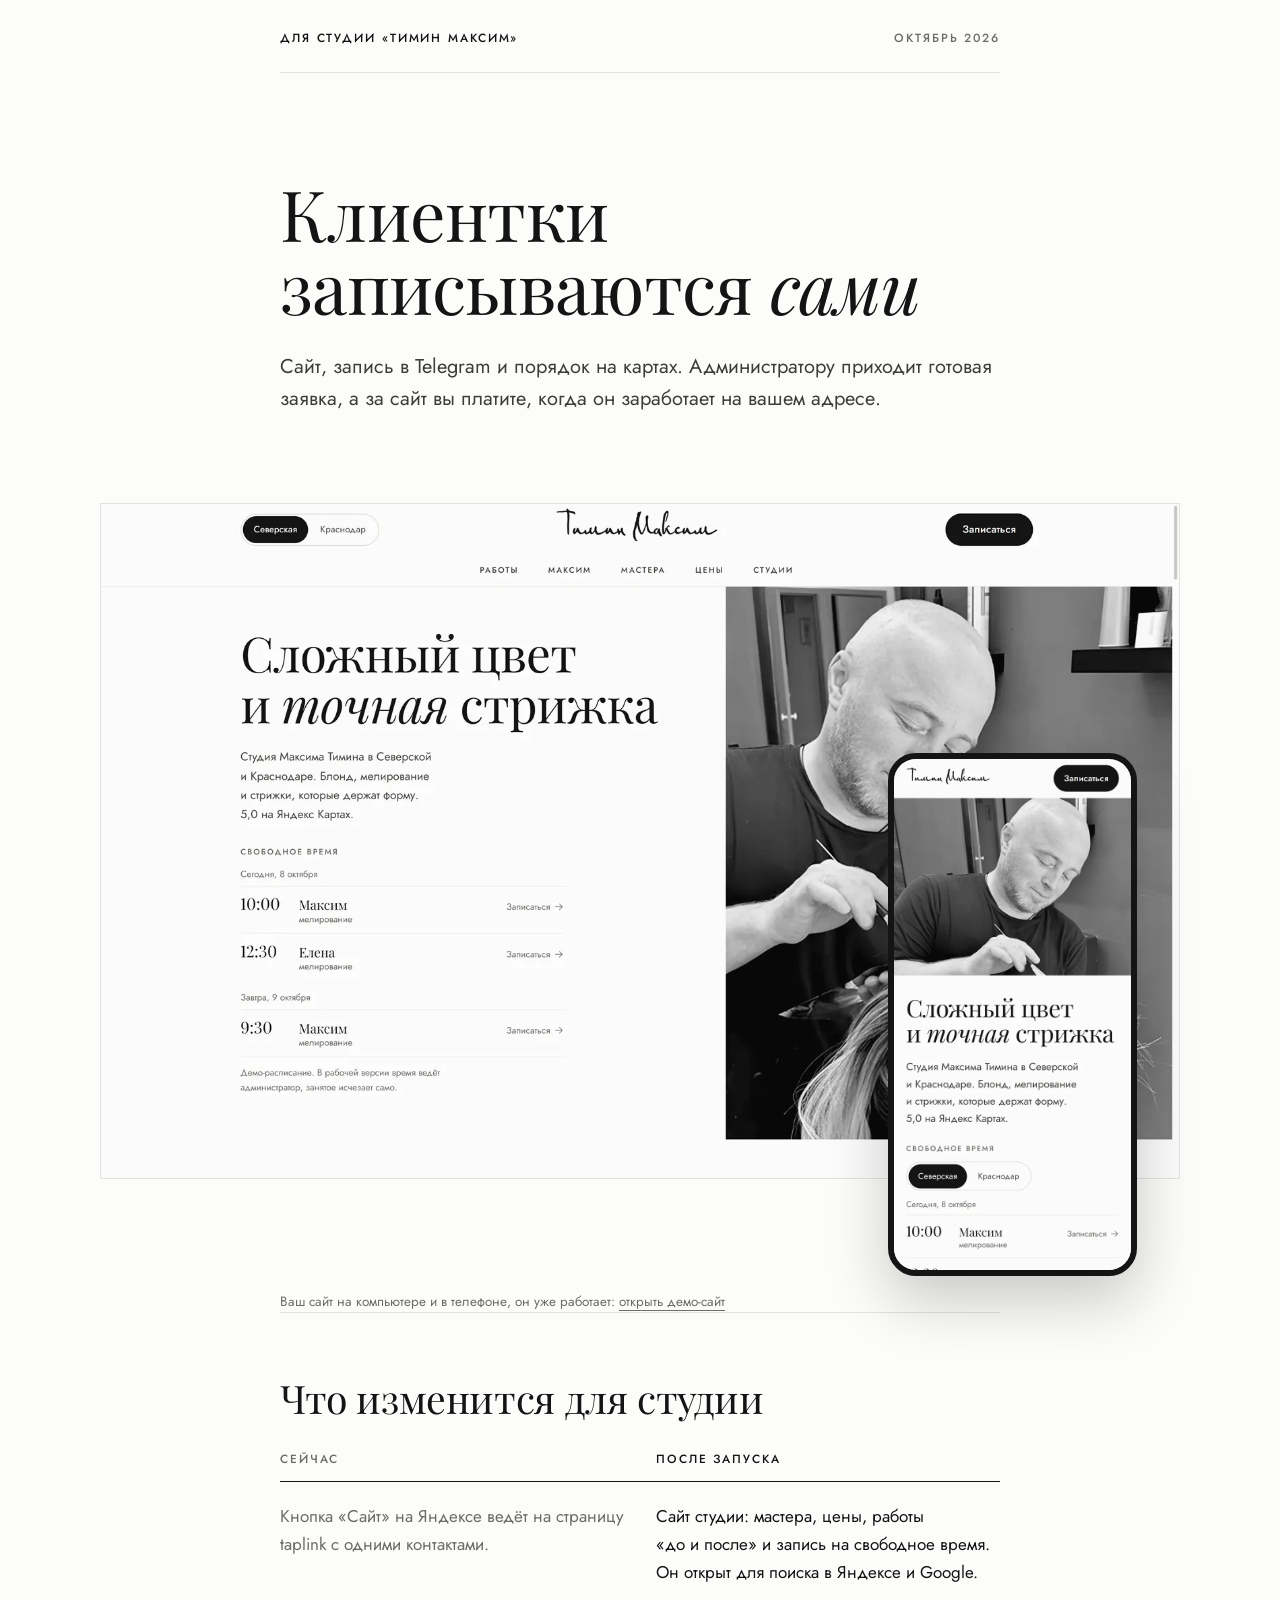
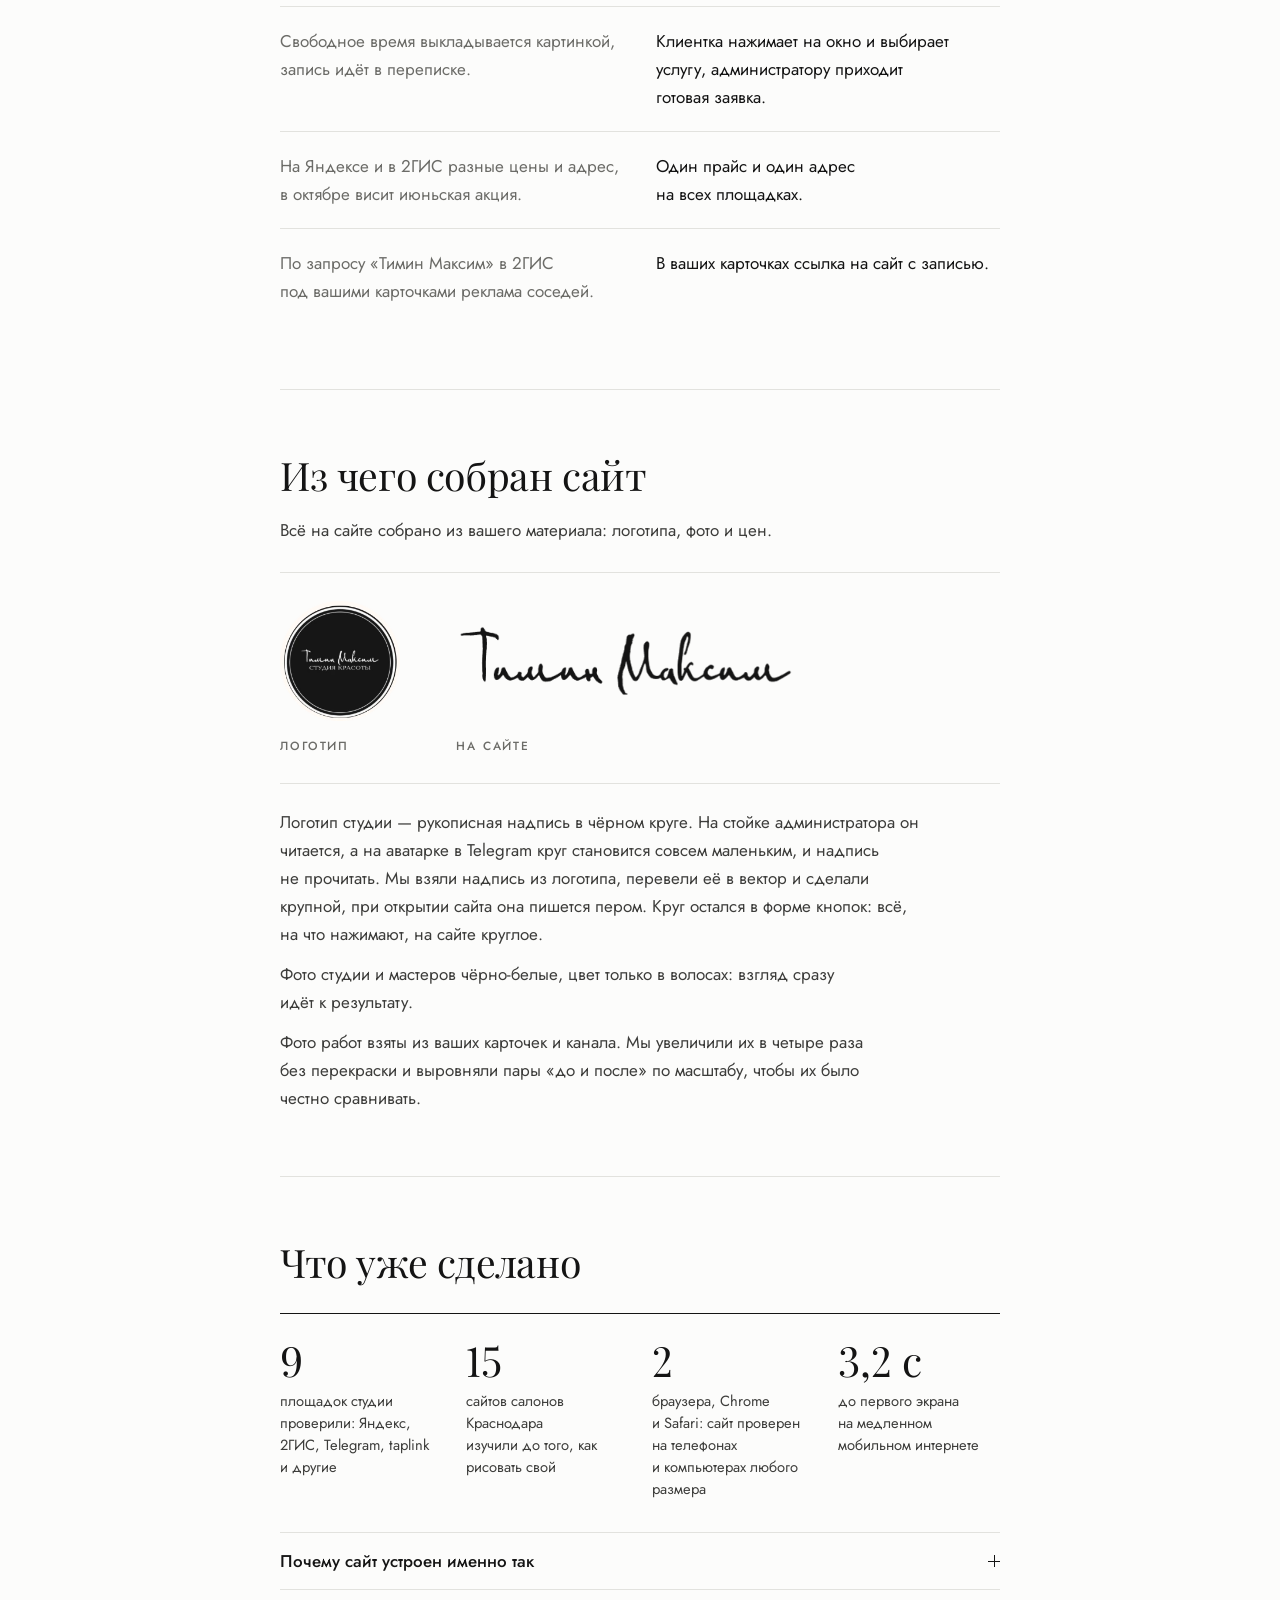
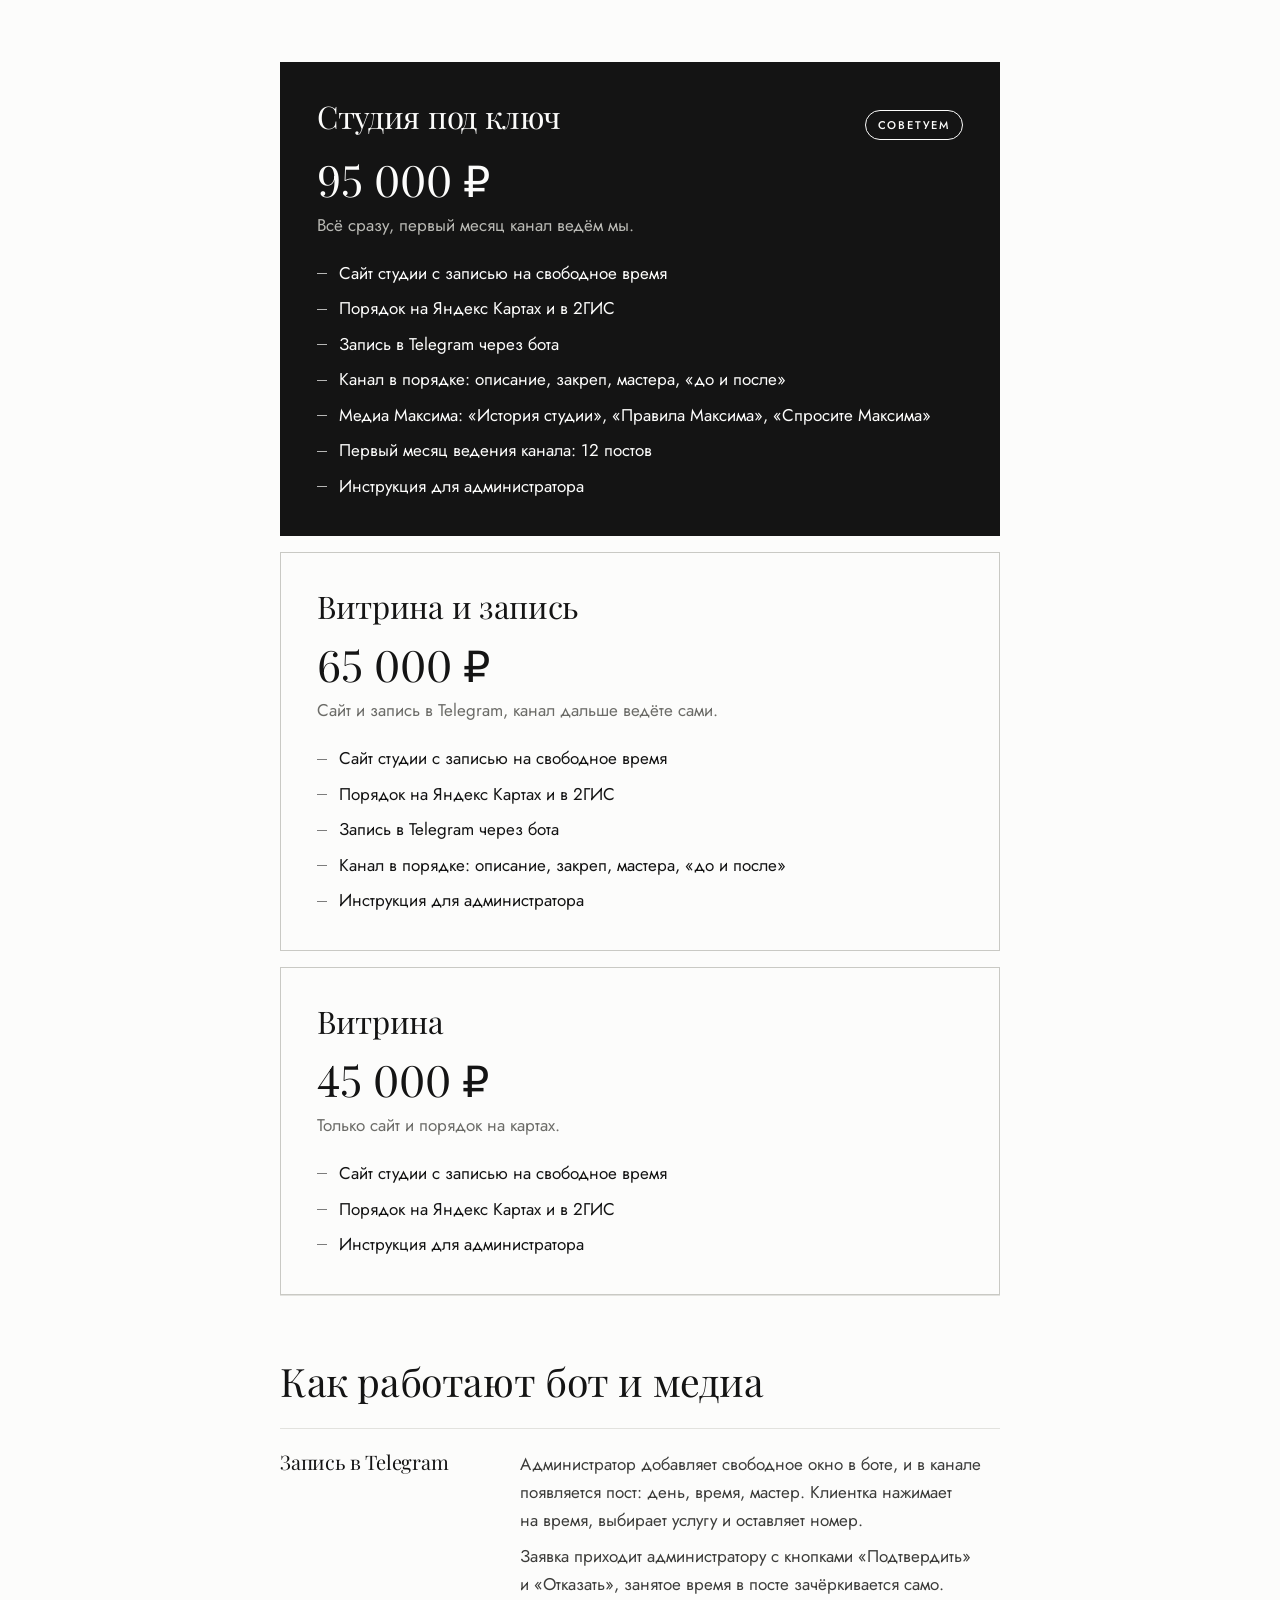
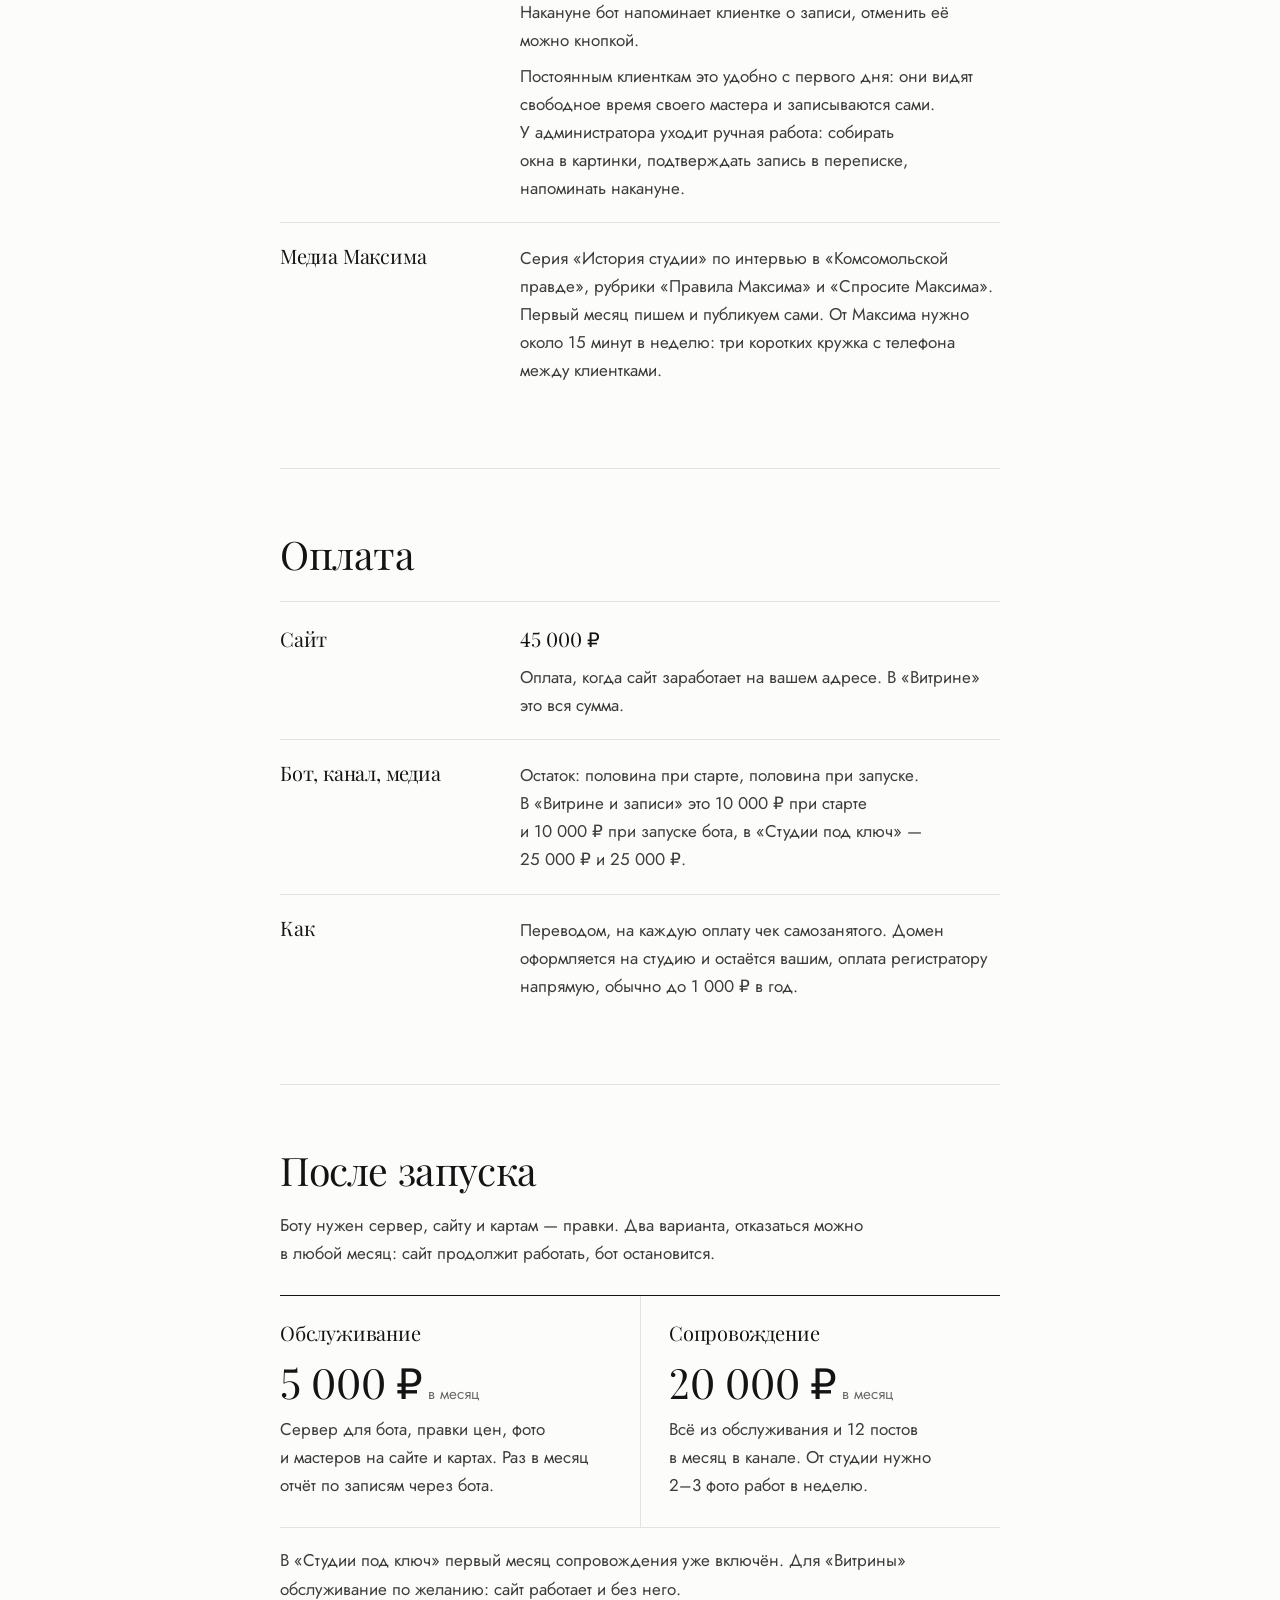
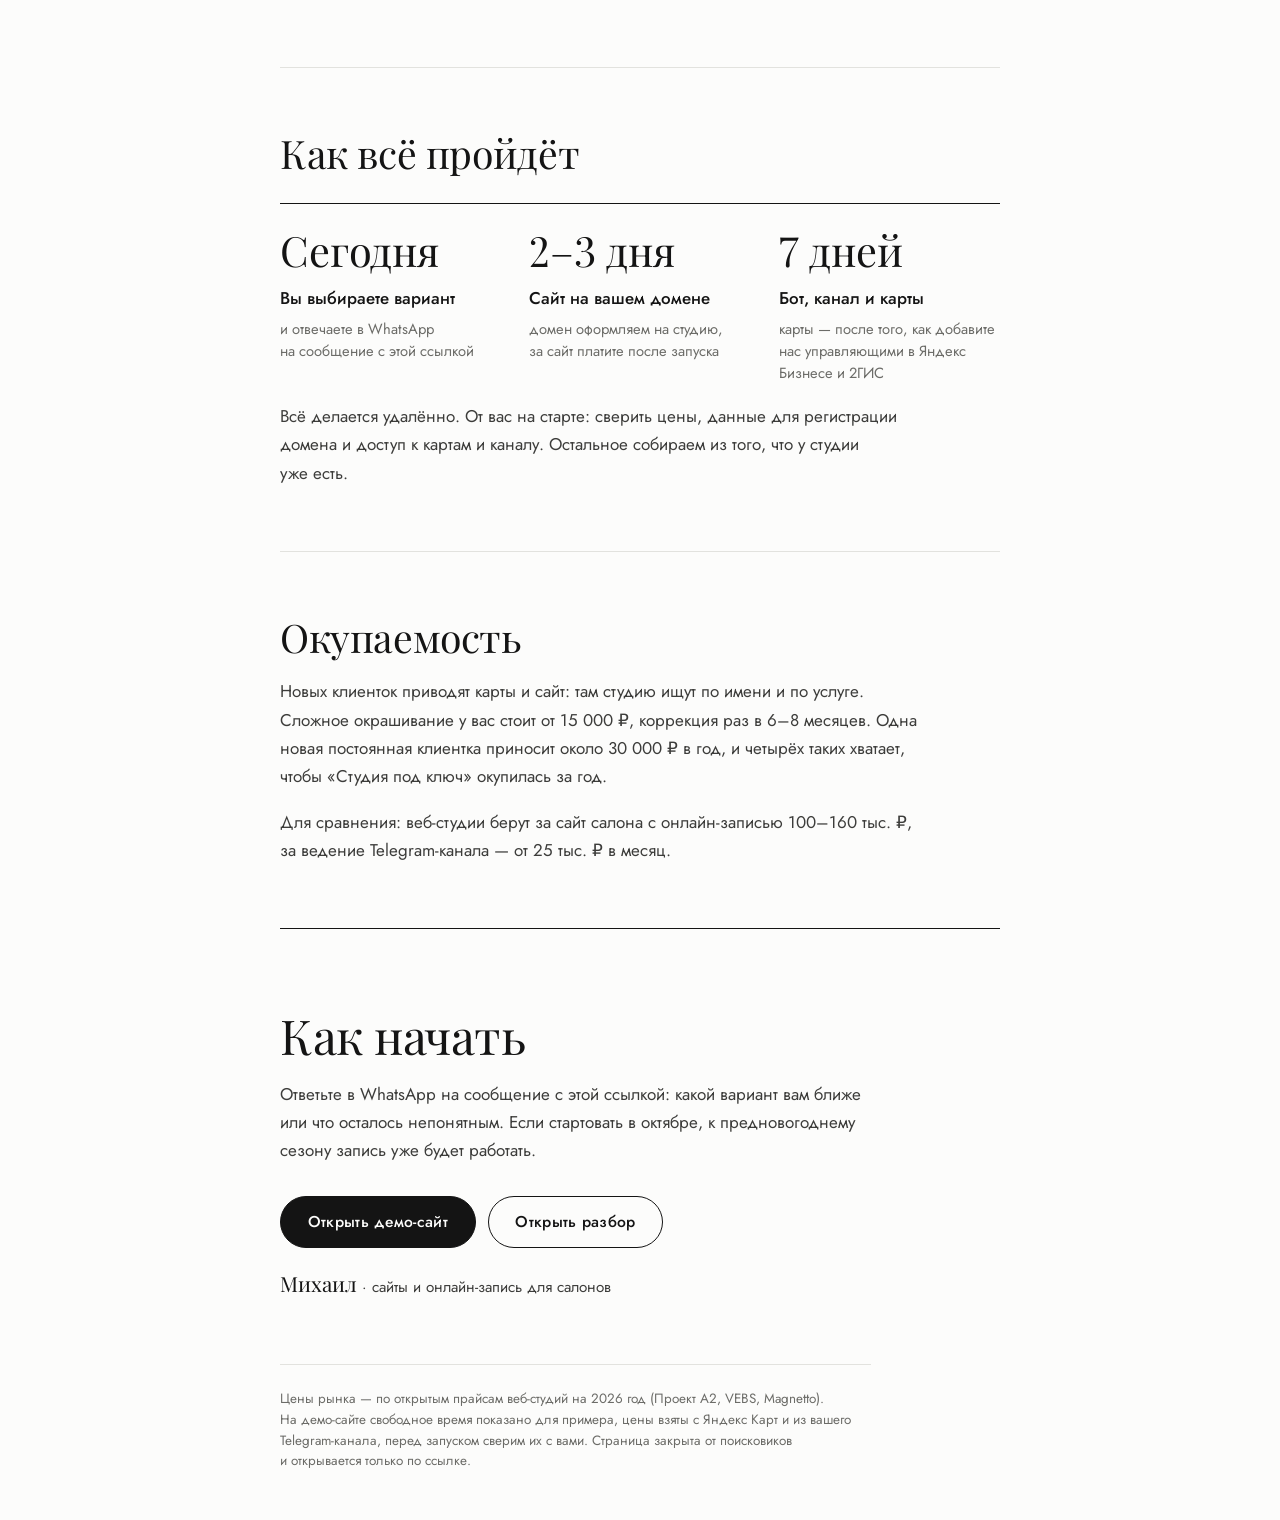
<file: kp/index.html>
<!doctype html>
<html lang="ru">
<head>
<meta charset="utf-8">
<meta name="viewport" content="width=device-width, initial-scale=1, viewport-fit=cover">
<meta name="robots" content="noindex, nofollow">
<title>Предложение для студии · Тимин Максим</title>
<meta name="description" content="Сайт, запись в Telegram и порядок на картах для студии «Тимин Максим»: три варианта, цены, оплата и сроки.">
<meta property="og:type" content="article">
<meta property="og:locale" content="ru_RU">
<meta property="og:title" content="Предложение для студии «Тимин Максим»">
<meta property="og:description" content="Сайт, запись в Telegram и порядок на картах: три варианта, цены и сроки.">
<meta property="og:image" content="https://lxxryxcx-ai.github.io/timin/img/og.jpg">
<meta name="theme-color" content="#FCFCFB">
<link rel="icon" href="../img/favicon.svg" type="image/svg+xml">
<link rel="preload" href="../fonts/Playfair-400.woff2" as="font" type="font/woff2" crossorigin>
<link rel="preload" href="../fonts/Jost-400.woff2" as="font" type="font/woff2" crossorigin>
<link rel="stylesheet" href="../doc.css">
</head>
<body>
<div class="page">

<header class="top">
  <span class="caps">Для студии «Тимин Максим»</span>
  <span class="caps mute">Октябрь 2026</span>
</header>

<section class="head">
  <h1>Клиентки записываются <em>сами</em></h1>
  <p class="lead">Сайт, запись в Telegram и порядок на картах. Администратору приходит готовая заявка, а за сайт вы платите, когда он заработает на вашем адресе.</p>
</section>

<figure class="screens">
  <a class="screens-link" href="../" aria-label="Открыть демо-сайт">
    <picture><source type="image/webp" srcset="img/site-desktop.webp"><img class="desk" src="img/site-desktop.jpg" width="1600" height="1000" alt="Демо-сайт студии на компьютере: «Сложный цвет и точная стрижка», свободное время и запись"></picture>
    <picture><source type="image/webp" srcset="img/site-phone.webp"><img class="phone" src="img/site-phone.jpg" width="600" height="1298" alt="Тот же сайт на телефоне"></picture>
  </a>
  <figcaption>Ваш сайт на компьютере и в телефоне, он уже работает: <a href="../">открыть демо-сайт</a></figcaption>
</figure>

<section class="block change" aria-labelledby="change-h">
  <h2 id="change-h">Что изменится для студии</h2>
  <div class="change-head caps"><span>Сейчас</span><span>После запуска</span></div>
  <div class="ch"><p class="was">Кнопка «Сайт» на Яндексе ведёт на страницу taplink с одними контактами.</p><p class="now">Сайт студии: мастера, цены, работы «до и после» и запись на свободное время. Он открыт для поиска в Яндексе и Google.</p></div>
  <div class="ch"><p class="was">Свободное время выкладывается картинкой, запись идёт в переписке.</p><p class="now">Клиентка нажимает на окно и выбирает услугу, администратору приходит готовая заявка.</p></div>
  <div class="ch"><p class="was">На Яндексе и в 2ГИС разные цены и адрес, в октябре висит июньская акция.</p><p class="now">Один прайс и один адрес на всех площадках.</p></div>
  <div class="ch"><p class="was">По запросу «Тимин Максим» в 2ГИС под вашими карточками реклама соседей.</p><p class="now">В ваших карточках ссылка на сайт с записью.</p></div>
</section>

<section class="block made" aria-labelledby="made-h">
  <h2 id="made-h">Из чего собран сайт</h2>
  <p>Всё на сайте собрано из вашего материала: логотипа, фото и цен.</p>
  <div class="made-pair">
    <figure><picture><source type="image/webp" srcset="img/logo-round.webp"><img class="made-logo" src="img/logo-round.png" width="208" height="208" alt="Логотип студии: рукописная надпись «Тимин Максим» в чёрном круге" loading="lazy"></picture><figcaption>Логотип</figcaption></figure>
    <figure><picture><source type="image/webp" srcset="img/wordmark.webp"><img class="made-word" src="img/wordmark.png" width="441" height="101" alt="Та же надпись на сайте: крупно, без круга" loading="lazy"></picture><figcaption>На сайте</figcaption></figure>
  </div>
  <p>Логотип студии — рукописная надпись в чёрном круге. На стойке администратора он читается, а на аватарке в Telegram круг становится совсем маленьким, и надпись не прочитать. Мы взяли надпись из логотипа, перевели её в вектор и сделали крупной, при открытии сайта она пишется пером. Круг остался в форме кнопок: всё, на что нажимают, на сайте круглое.</p>
  <p>Фото студии и мастеров чёрно-белые, цвет только в волосах: взгляд сразу идёт к результату.</p>
  <p>Фото работ взяты из ваших карточек и канала. Мы увеличили их в четыре раза без перекраски и выровняли пары «до и после» по масштабу, чтобы их было честно сравнивать.</p>
</section>

<section class="block done" aria-labelledby="done-h">
  <h2 id="done-h">Что уже сделано</h2>
  <ul class="nums">
    <li><span class="big">9</span><span>площадок студии проверили: Яндекс, 2ГИС, Telegram, taplink и другие</span></li>
    <li><span class="big">15</span><span>сайтов салонов Краснодара изучили до того, как рисовать свой</span></li>
    <li><span class="big">2</span><span>браузера, Chrome и Safari: сайт проверен на телефонах и компьютерах любого размера</span></li>
    <li><span class="big">3,2 с</span><span>до первого экрана на медленном мобильном интернете</span></li>
  </ul>
  <details class="why">
    <summary>Почему сайт устроен именно так</summary>
    <p>Сайт спроектирован под двух клиенток: новую, которая выбирает мастера, и постоянную, которой нужно свободное время своего мастера.</p>
    <ul>
      <li>Свободное время стоит на первом экране: первым делом клиентка ищет, когда можно прийти. Сейчас окна выкладываются в канал картинкой.</li>
      <li>Запись уходит в ваш WhatsApp готовым сообщением: администратор работает как раньше, но без уточняющей переписки.</li>
      <li>Две студии переключаются одной кнопкой, у каждой свои мастера, телефон и часы работы.</li>
      <li>Цены стоят прямо у мастеров: после «когда» клиентка спрашивает «сколько».</li>
      <li>Максим в центре сайта: к нему записываются лично, а его история уже есть в «Комсомольской правде».</li>
      <li>При повторном заходе сайт открывается за доли секунды, даже без интернета.</li>
    </ul>
  </details>
</section>

<section class="plans" aria-label="Варианты">
  <div class="plan plan--main">
    <div class="plan-top"><h2>Студия под ключ</h2><span class="badge">Советуем</span></div>
    <p class="price">95 000 ₽</p>
    <p class="plan-for">Всё сразу, первый месяц канал ведём мы.</p>
    <ul>
      <li>Сайт студии с записью на свободное время</li>
      <li>Порядок на Яндекс Картах и в 2ГИС</li>
      <li>Запись в Telegram через бота</li>
      <li>Канал в порядке: описание, закреп, мастера, «до и после»</li>
      <li>Медиа Максима: «История студии», «Правила Максима», «Спросите Максима»</li>
      <li>Первый месяц ведения канала: <span class="nw">12 постов</span></li>
      <li>Инструкция для администратора</li>
    </ul>
  </div>
  <div class="plan">
    <div class="plan-top"><h2>Витрина и запись</h2></div>
    <p class="price">65 000 ₽</p>
    <p class="plan-for">Сайт и запись в Telegram, канал дальше ведёте сами.</p>
    <ul>
      <li>Сайт студии с записью на свободное время</li>
      <li>Порядок на Яндекс Картах и в 2ГИС</li>
      <li>Запись в Telegram через бота</li>
      <li>Канал в порядке: описание, закреп, мастера, «до и после»</li>
      <li>Инструкция для администратора</li>
    </ul>
  </div>
  <div class="plan">
    <div class="plan-top"><h2>Витрина</h2></div>
    <p class="price">45 000 ₽</p>
    <p class="plan-for">Только сайт и порядок на картах.</p>
    <ul>
      <li>Сайт студии с записью на свободное время</li>
      <li>Порядок на Яндекс Картах и в 2ГИС</li>
      <li>Инструкция для администратора</li>
    </ul>
  </div>
</section>

<section class="block">
  <h2>Как работают бот и медиа</h2>
  <div class="rows">
    <div class="row"><h3>Запись в Telegram</h3><div><p>Администратор добавляет свободное окно в боте, и в канале появляется пост: день, время, мастер. Клиентка нажимает на время, выбирает услугу и оставляет номер.</p><p>Заявка приходит администратору с кнопками «Подтвердить» и «Отказать», занятое время в посте зачёркивается само. Накануне бот напоминает клиентке о записи, отменить её можно кнопкой.</p><p>Постоянным клиенткам это удобно с первого дня: они видят свободное время своего мастера и записываются сами. У администратора уходит ручная работа: собирать окна в картинки, подтверждать запись в переписке, напоминать накануне.</p></div></div>
    <div class="row"><h3>Медиа Максима</h3><div><p>Серия «История студии» по интервью в «Комсомольской правде», рубрики «Правила Максима» и «Спросите Максима». Первый месяц пишем и публикуем сами. От Максима нужно около 15 минут в неделю: три коротких кружка с телефона между клиентками.</p></div></div>
  </div>
</section>

<section class="block">
  <h2>Оплата</h2>
  <div class="rows">
    <div class="row"><h3>Сайт</h3><div><p class="sum">45 000 ₽</p><p>Оплата, когда сайт заработает на вашем адресе. В «Витрине» это вся сумма.</p></div></div>
    <div class="row"><h3>Бот, канал, медиа</h3><div><p>Остаток: половина при старте, половина при запуске. В «Витрине и записи» это 10 000 ₽ при старте и 10 000 ₽ при запуске бота, в «Студии под ключ» — 25 000 ₽ и 25 000 ₽.</p></div></div>
    <div class="row"><h3>Как</h3><div><p>Переводом, на каждую оплату чек самозанятого. Домен оформляется на студию и остаётся вашим, оплата регистратору напрямую, обычно до 1 000 ₽ в год.</p></div></div>
  </div>
</section>

<section class="block">
  <h2>После запуска</h2>
  <p>Боту нужен сервер, сайту и картам — правки. Два варианта, отказаться можно в любой месяц: сайт продолжит работать, бот остановится.</p>
  <div class="duo">
    <div class="duo-i"><h3>Обслуживание</h3><p class="big">5 000 ₽<span> в месяц</span></p><p>Сервер для бота, правки цен, фото и мастеров на сайте и картах. Раз в месяц отчёт по записям через бота.</p></div>
    <div class="duo-i"><h3>Сопровождение</h3><p class="big">20 000 ₽<span> в месяц</span></p><p>Всё из обслуживания и 12 постов в месяц в канале. От студии нужно <span class="nw">2–3 фото</span> работ в неделю.</p></div>
  </div>
  <p>В «Студии под ключ» первый месяц сопровождения уже включён. Для «Витрины» обслуживание по желанию: сайт работает и без него.</p>
</section>

<section class="block">
  <h2>Как всё пройдёт</h2>
  <ol class="steps">
    <li><span class="big">Сегодня</span><span class="what">Вы выбираете вариант</span><span class="cond">и отвечаете в WhatsApp на сообщение с этой ссылкой</span></li>
    <li><span class="big">2–3 дня</span><span class="what">Сайт на вашем домене</span><span class="cond">домен оформляем на студию, за сайт платите после запуска</span></li>
    <li><span class="big">7 дней</span><span class="what">Бот, канал и карты</span><span class="cond">карты — после того, как добавите нас управляющими в Яндекс Бизнесе и 2ГИС</span></li>
  </ol>
  <p>Всё делается удалённо. От вас на старте: сверить цены, данные для регистрации домена и доступ к картам и каналу. Остальное собираем из того, что у студии уже есть.</p>
</section>

<section class="block">
  <h2>Окупаемость</h2>
  <p>Новых клиенток приводят карты и сайт: там студию ищут по имени и по услуге. Сложное окрашивание у вас стоит от 15 000 ₽, коррекция раз в <span class="nw">6–8 месяцев</span>. Одна новая постоянная клиентка приносит около 30 000 ₽ в год, и четырёх таких хватает, чтобы «Студия под ключ» окупилась за год.</p>
  <p>Для сравнения: веб-студии берут за сайт салона с онлайн-записью <span class="nw">100–160 тыс. ₽</span>, за ведение Telegram-канала — от 25 тыс. ₽ в месяц.</p>
</section>

<section class="end">
  <h2>Как начать</h2>
  <p>Ответьте в WhatsApp на сообщение с этой ссылкой: какой вариант вам ближе или что осталось непонятным. Если стартовать в октябре, к предновогоднему сезону запись уже будет работать.</p>
  <div class="acts">
    <a class="pill pill--ink" href="../">Открыть демо-сайт</a>
    <a class="pill" href="../razbor/">Открыть разбор</a>
  </div>
  <p class="sign"><span class="sign-name">Михаил</span> · сайты и <span class="nw">онлайн-запись</span> для салонов</p>
</section>

<p class="note">Цены рынка — по открытым прайсам веб-студий на 2026 год (Проект А2, VEBS, Magnetto). На демо-сайте свободное время показано для примера, цены взяты с Яндекс Карт и из вашего Telegram-канала, перед запуском сверим их с вами. Страница закрыта от поисковиков и открывается только по ссылке.</p>

</div>
</body>
</html>
</file>
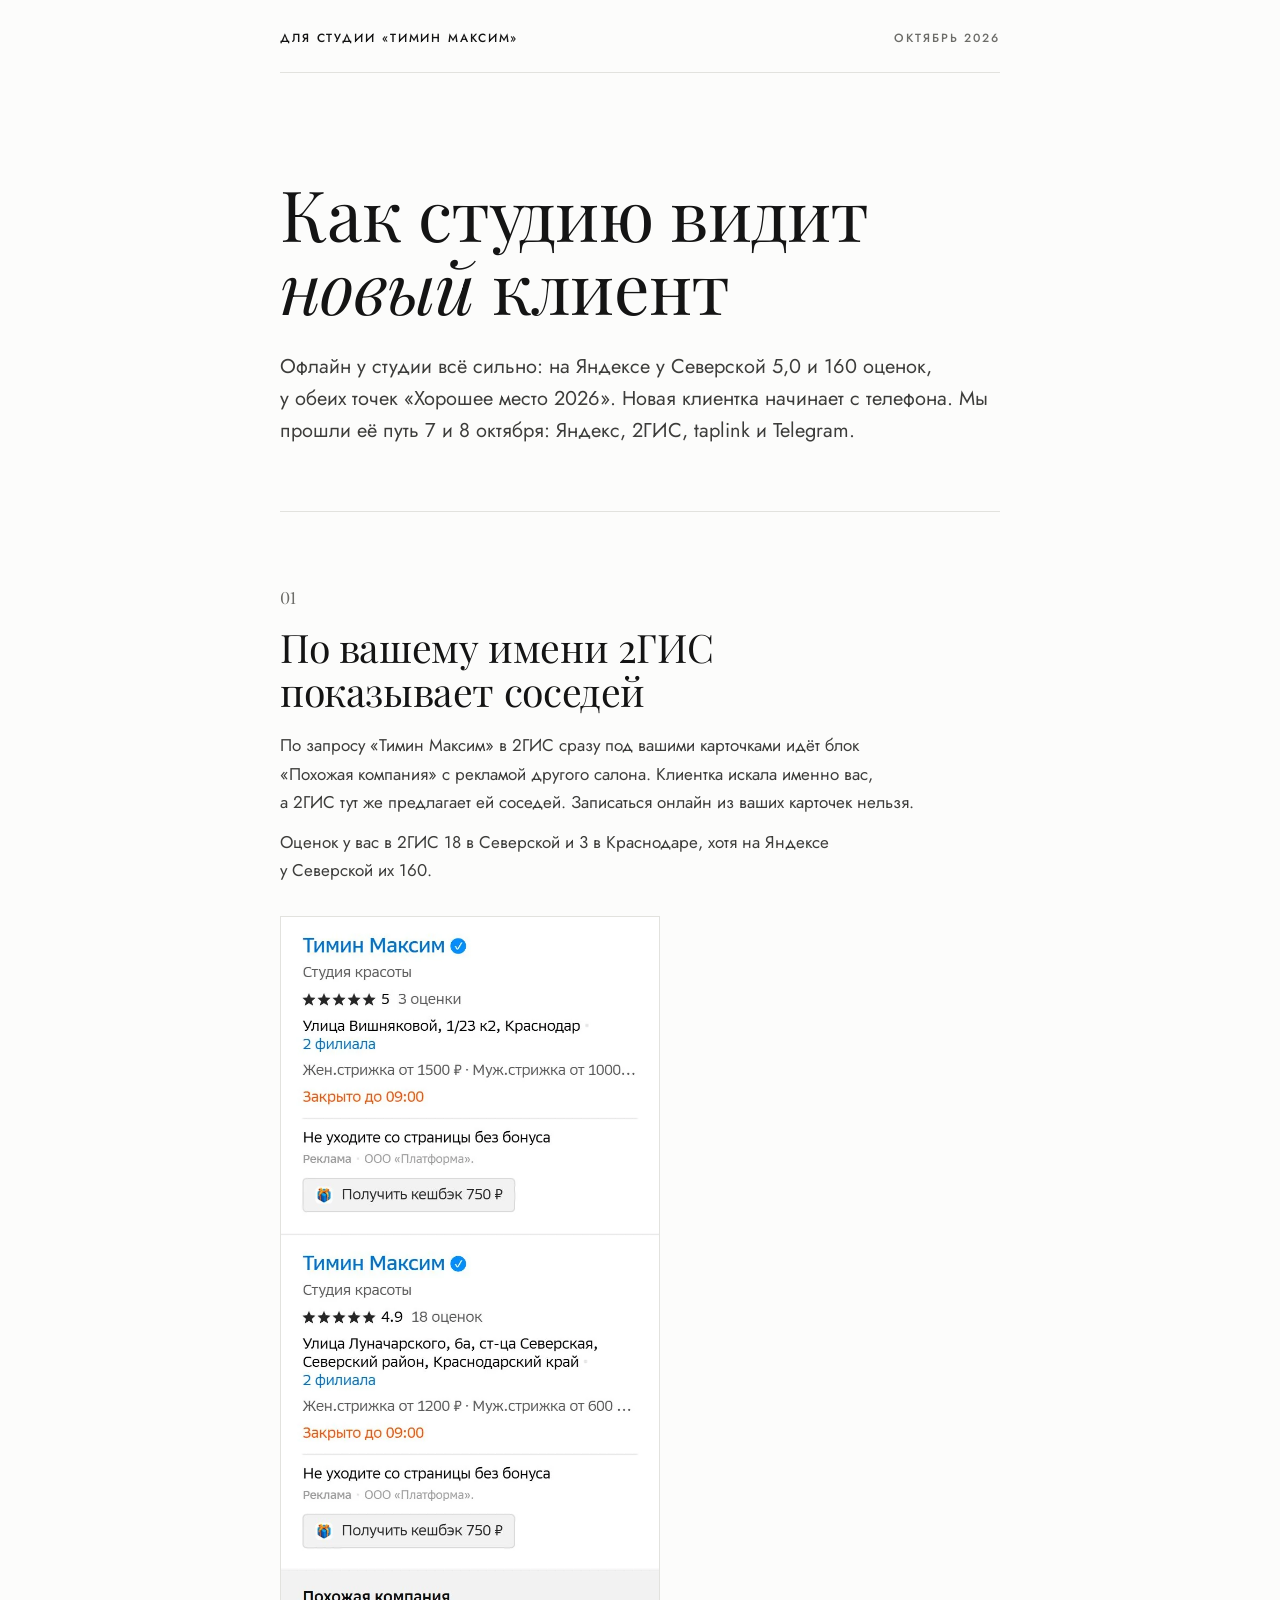
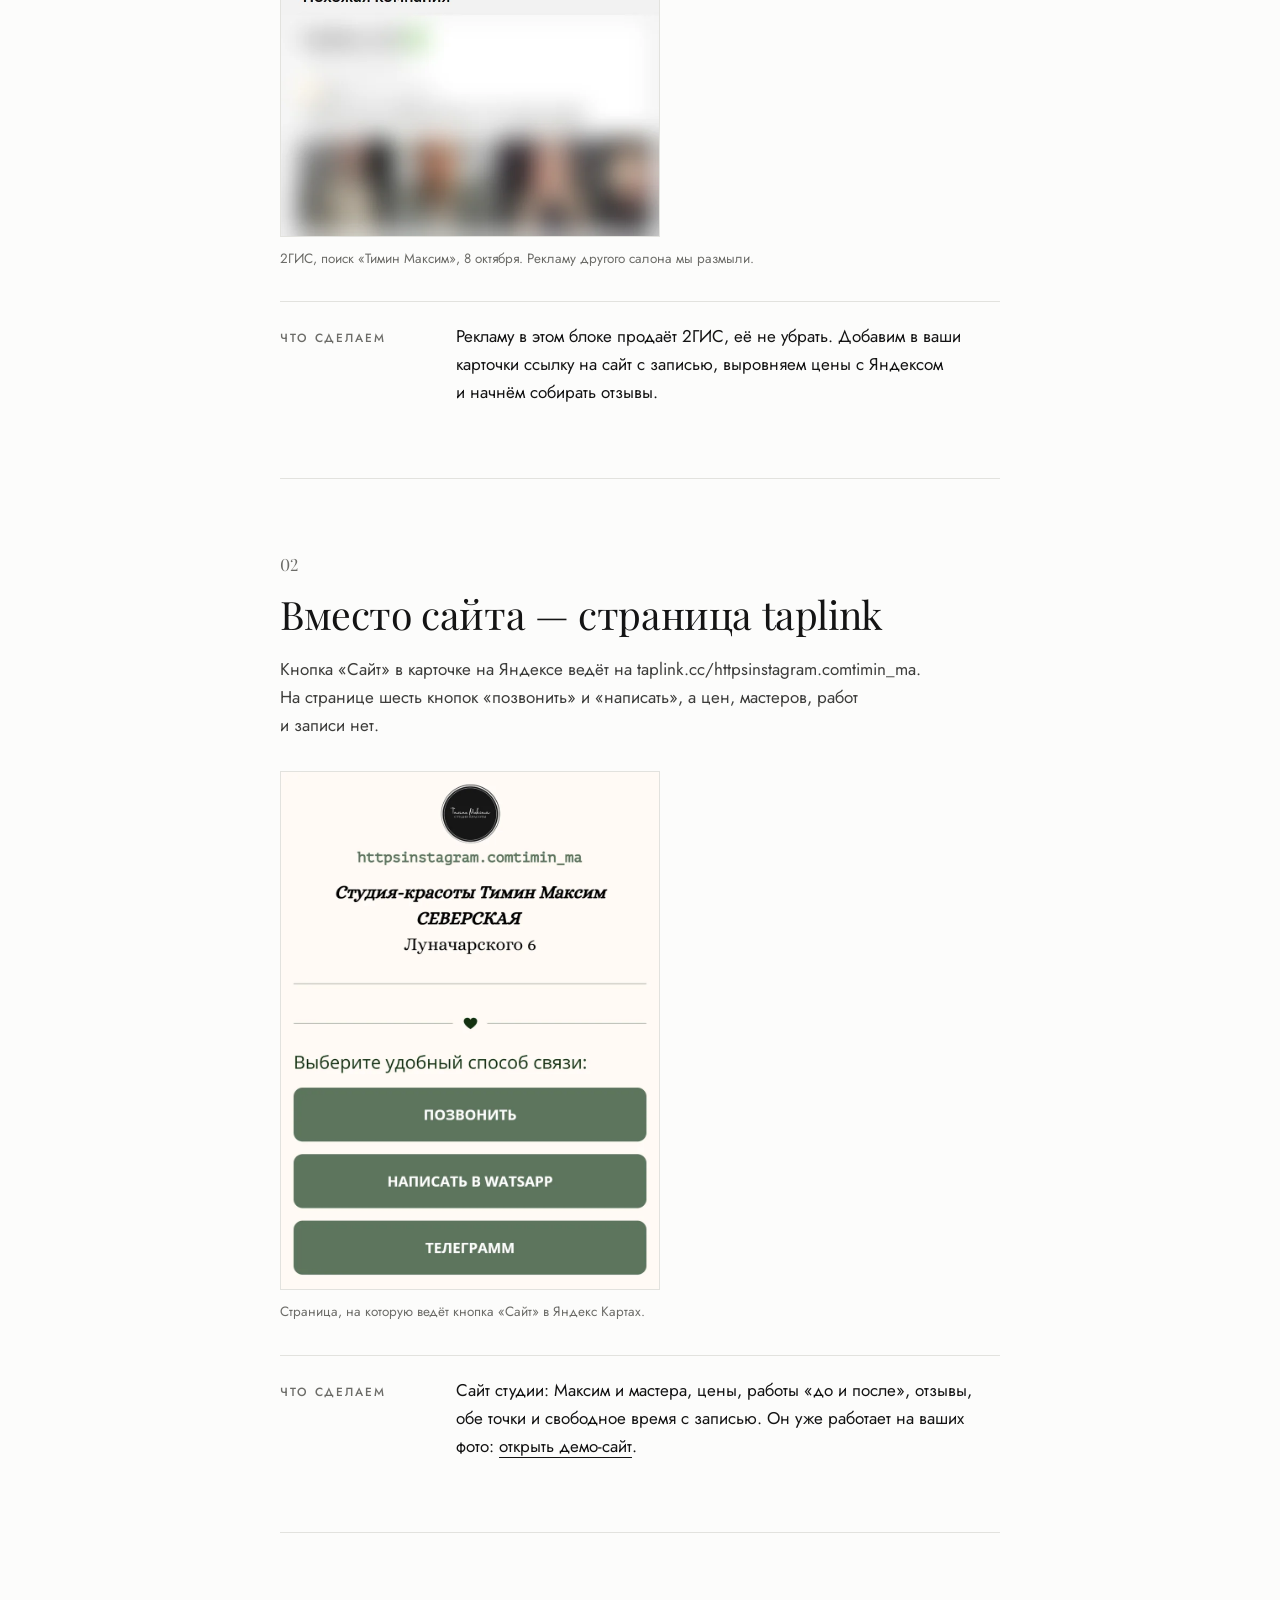
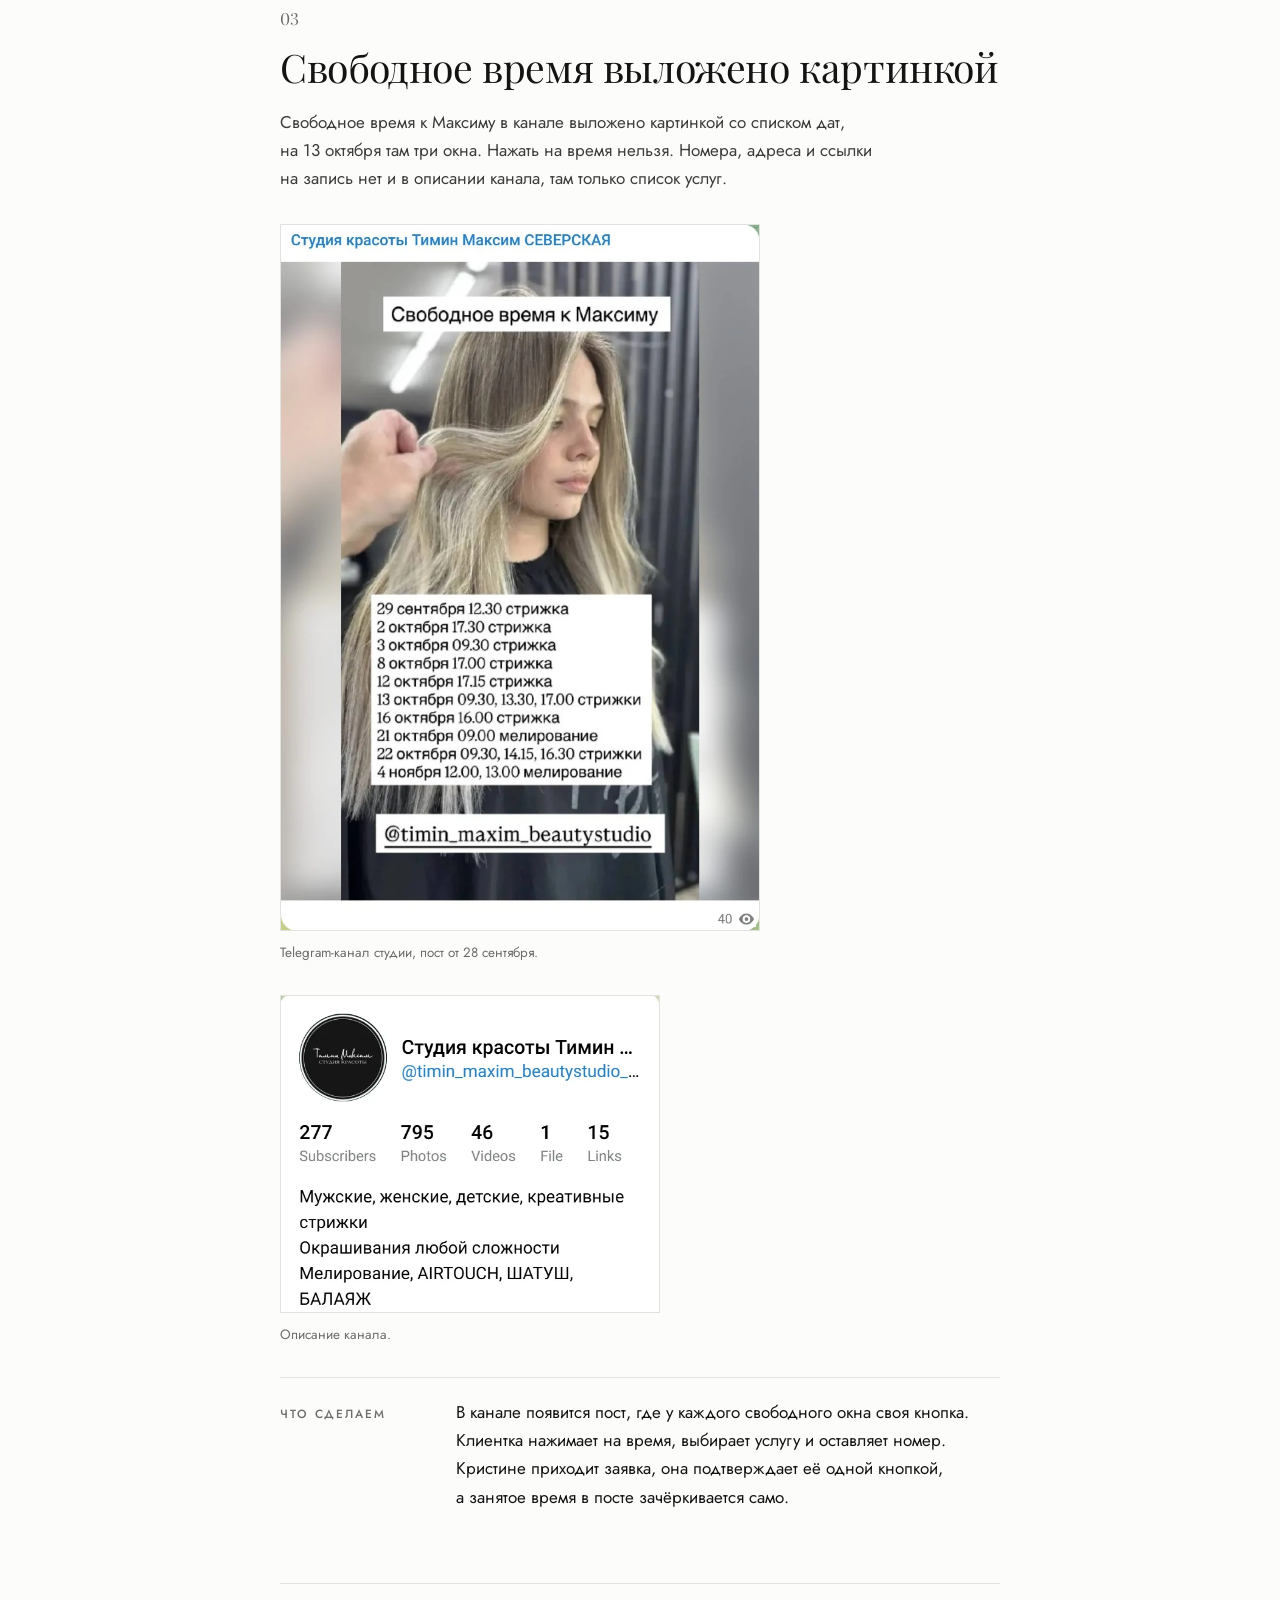
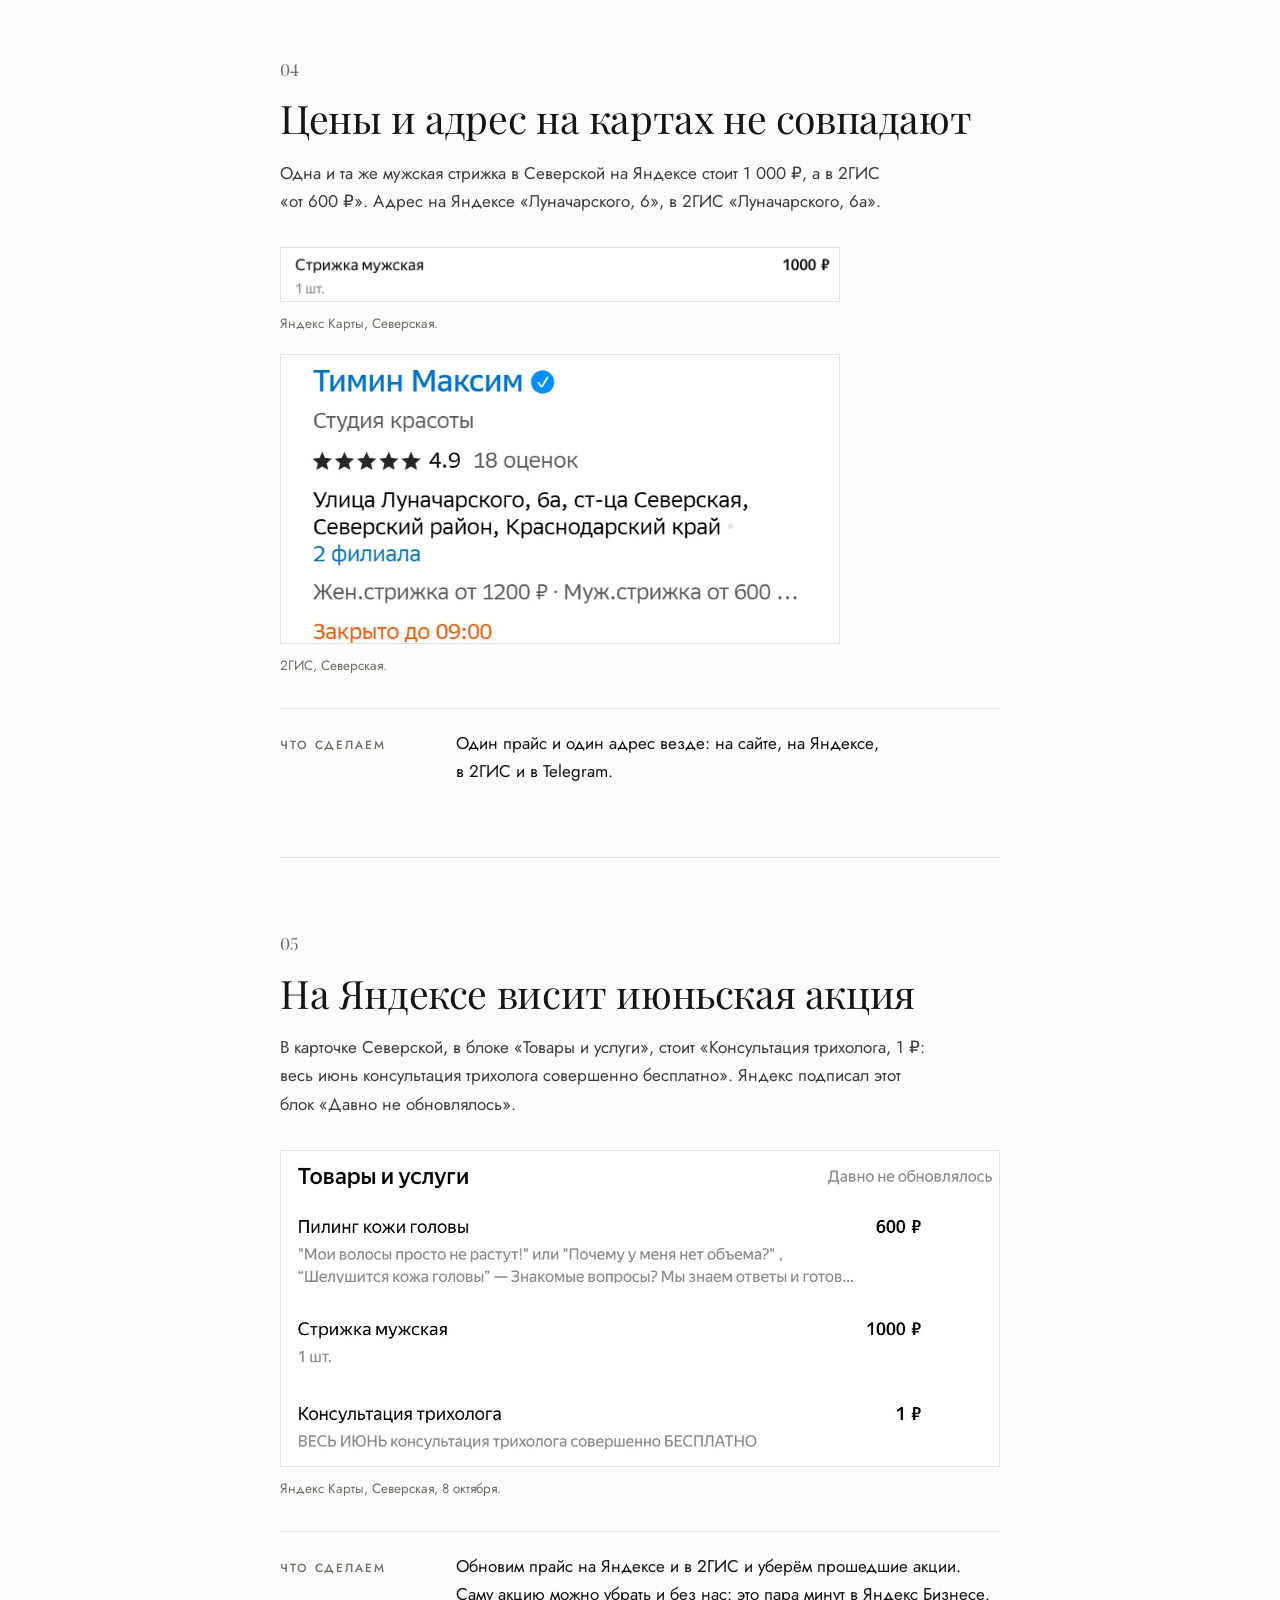
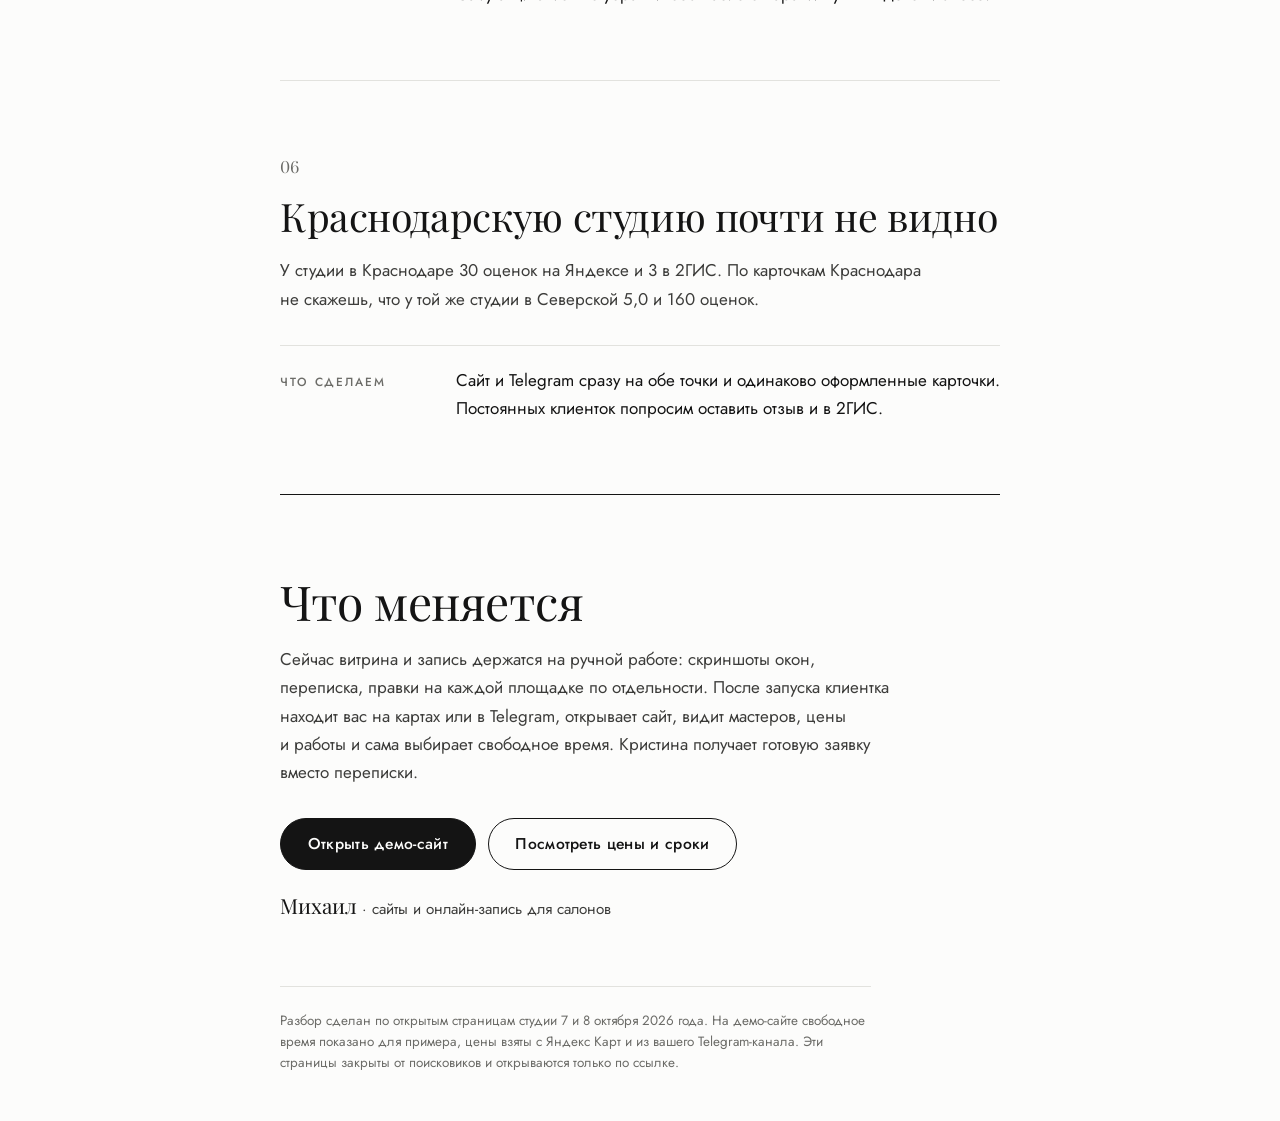
<file: razbor/index.html>
<!doctype html>
<html lang="ru">
<head>
<meta charset="utf-8">
<meta name="viewport" content="width=device-width, initial-scale=1, viewport-fit=cover">
<meta name="robots" content="noindex, nofollow">
<title>Как студию видит новый клиент · Тимин Максим</title>
<meta name="description" content="Разбор онлайн-витрины студии «Тимин Максим»: карты, taplink и Telegram глазами новой клиентки.">
<meta property="og:type" content="article">
<meta property="og:locale" content="ru_RU">
<meta property="og:title" content="Как студию видит новый клиент">
<meta property="og:description" content="Разбор онлайн-витрины студии «Тимин Максим»: шесть находок и что с ними сделать.">
<meta property="og:image" content="https://lxxryxcx-ai.github.io/timin/img/og.jpg">
<meta name="theme-color" content="#FCFCFB">
<link rel="icon" href="../img/favicon.svg" type="image/svg+xml">
<link rel="preload" href="../fonts/Playfair-400.woff2" as="font" type="font/woff2" crossorigin>
<link rel="preload" href="../fonts/Jost-400.woff2" as="font" type="font/woff2" crossorigin>
<link rel="stylesheet" href="../doc.css">
</head>
<body>
<div class="page">

<header class="top">
  <span class="caps">Для студии «Тимин Максим»</span>
  <span class="caps mute">Октябрь 2026</span>
</header>

<section class="head">
  <h1>Как студию видит <em>новый</em> клиент</h1>
  <p class="lead">Офлайн у студии всё сильно: на Яндексе у Северской 5,0 и 160 оценок, у обеих точек «Хорошее место 2026». Новая клиентка начинает с телефона. Мы прошли её путь 7 и 8 октября: Яндекс, 2ГИС, taplink и Telegram.</p>
</section>

<article class="item">
  <span class="num">01</span>
  <h2>По вашему имени 2ГИС показывает соседей</h2>
  <p>По запросу «Тимин Максим» в 2ГИС сразу под вашими карточками идёт блок «Похожая компания» с рекламой другого салона. Клиентка искала именно вас, а 2ГИС тут же предлагает ей соседей. Записаться онлайн из ваших карточек нельзя.</p>
  <p>Оценок у вас в 2ГИС 18 в Северской и 3 в Краснодаре, хотя на Яндексе у Северской их 160.</p>
  <figure>
    <a class="zoom" href="img/2gis.jpg"><picture><source type="image/webp" srcset="img/2gis.webp"><img class="shot shot--narrow" src="img/2gis.jpg" width="704" height="1712" alt="2ГИС, поиск «Тимин Максим»: две карточки студии и под ними блок «Похожая компания» с рекламой другого салона, она размыта" loading="lazy"></picture></a>
    <figcaption>2ГИС, поиск «Тимин Максим», 8 октября. Рекламу другого салона мы размыли.</figcaption>
  </figure>
  <div class="fix"><span class="caps">Что сделаем</span><p>Рекламу в этом блоке продаёт 2ГИС, её не убрать. Добавим в ваши карточки ссылку на сайт с записью, выровняем цены с Яндексом и начнём собирать отзывы.</p></div>
</article>

<article class="item">
  <span class="num">02</span>
  <h2>Вместо сайта — страница taplink</h2>
  <p>Кнопка «Сайт» в карточке на Яндексе ведёт на <span class="nw">taplink.cc/</span><wbr><span class="nw">httpsinstagram.comtimin_ma.</span> На странице шесть кнопок «позвонить» и «написать», а цен, мастеров, работ и записи нет.</p>
  <figure>
    <a class="zoom" href="img/taplink.jpg"><picture><source type="image/webp" srcset="img/taplink.webp"><img class="shot shot--narrow" src="img/taplink.jpg" width="900" height="1232" alt="Страница taplink студии: адрес httpsinstagram.comtimin_ma, кнопки «Позвонить», «Написать в WATSAPP», «Телеграмм»" loading="lazy"></picture></a>
    <figcaption>Страница, на которую ведёт кнопка «Сайт» в Яндекс Картах.</figcaption>
  </figure>
  <div class="fix"><span class="caps">Что сделаем</span><p>Сайт студии: Максим и мастера, цены, работы «до и после», отзывы, обе точки и свободное время с записью. Он уже работает на ваших фото: <a href="../">открыть демо-сайт</a>.</p></div>
</article>

<article class="item">
  <span class="num">03</span>
  <h2>Свободное время выложено картинкой</h2>
  <p>Свободное время к Максиму в канале выложено картинкой со списком дат, на 13 октября там три окна. Нажать на время нельзя. Номера, адреса и ссылки на запись нет и в описании канала, там только список услуг.</p>
  <figure>
    <a class="zoom" href="img/tg-slots.jpg"><picture><source type="image/webp" srcset="img/tg-slots.webp"><img class="shot shot--mid" src="img/tg-slots.jpg" width="873" height="1287" alt="Пост в Telegram: картинка «Свободное время к Максиму» со списком дат с 29 сентября по 4 ноября" loading="lazy"></picture></a>
    <figcaption>Telegram-канал студии, пост от 28 сентября.</figcaption>
  </figure>
  <figure>
    <a class="zoom" href="img/tg-info.jpg"><picture><source type="image/webp" srcset="img/tg-info.webp"><img class="shot shot--narrow" src="img/tg-info.jpg" width="621" height="519" alt="Описание канала: 277 подписчиков, список услуг без адреса и контактов" loading="lazy"></picture></a>
    <figcaption>Описание канала.</figcaption>
  </figure>
  <div class="fix"><span class="caps">Что сделаем</span><p>В канале появится пост, где у каждого свободного окна своя кнопка. Клиентка нажимает на время, выбирает услугу и оставляет номер. Кристине приходит заявка, она подтверждает её одной кнопкой, а занятое время в посте зачёркивается само.</p></div>
</article>

<article class="item">
  <span class="num">04</span>
  <h2>Цены и адрес на картах не совпадают</h2>
  <p>Одна и та же мужская стрижка в Северской на Яндексе стоит 1 000 ₽, а в 2ГИС «от 600 ₽». Адрес на Яндексе «Луначарского, 6», в 2ГИС «Луначарского, 6а».</p>
  <div class="pair">
    <figure>
      <a class="zoom" href="img/yandex-men.jpg"><picture><source type="image/webp" srcset="img/yandex-men.webp"><img class="shot" src="img/yandex-men.jpg" width="1170" height="110" alt="Яндекс Карты: стрижка мужская, 1000 ₽" loading="lazy"></picture></a>
      <figcaption>Яндекс Карты, Северская.</figcaption>
    </figure>
    <figure>
      <a class="zoom" href="img/2gis-sev.jpg"><picture><source type="image/webp" srcset="img/2gis-sev.webp"><img class="shot" src="img/2gis-sev.jpg" width="704" height="363" alt="2ГИС: Улица Луначарского, 6а; женская стрижка от 1200 ₽, мужская от 600 ₽" loading="lazy"></picture></a>
      <figcaption>2ГИС, Северская.</figcaption>
    </figure>
  </div>
  <div class="fix"><span class="caps">Что сделаем</span><p>Один прайс и один адрес везде: на сайте, на Яндексе, в 2ГИС и в Telegram.</p></div>
</article>

<article class="item">
  <span class="num">05</span>
  <h2>На Яндексе висит июньская акция</h2>
  <p>В карточке Северской, в блоке «Товары и услуги», стоит «Консультация трихолога, 1 ₽: весь июнь консультация трихолога совершенно бесплатно». Яндекс подписал этот блок «Давно не обновлялось».</p>
  <figure>
    <a class="zoom" href="img/yandex-promo.jpg"><picture><source type="image/webp" srcset="img/yandex-promo.webp"><img class="shot" src="img/yandex-promo.jpg" width="1290" height="566" alt="Яндекс Карты: блок «Товары и услуги» с пометкой «Давно не обновлялось» и строкой «Консультация трихолога 1 ₽, весь июнь бесплатно»" loading="lazy"></picture></a>
    <figcaption>Яндекс Карты, Северская, 8 октября.</figcaption>
  </figure>
  <div class="fix"><span class="caps">Что сделаем</span><p>Обновим прайс на Яндексе и в 2ГИС и уберём прошедшие акции. Саму акцию можно убрать и без нас: это пара минут в Яндекс Бизнесе.</p></div>
</article>

<article class="item">
  <span class="num">06</span>
  <h2>Краснодарскую студию почти не видно</h2>
  <p>У студии в Краснодаре 30 оценок на Яндексе и 3 в 2ГИС. По карточкам Краснодара не скажешь, что у той же студии в Северской 5,0 и 160 оценок.</p>
  <div class="fix"><span class="caps">Что сделаем</span><p>Сайт и Telegram сразу на обе точки и одинаково оформленные карточки. Постоянных клиенток попросим оставить отзыв и в 2ГИС.</p></div>
</article>

<section class="end">
  <h2>Что меняется</h2>
  <p>Сейчас витрина и запись держатся на ручной работе: скриншоты окон, переписка, правки на каждой площадке по отдельности. После запуска клиентка находит вас на картах или в Telegram, открывает сайт, видит мастеров, цены и работы и сама выбирает свободное время. Кристина получает готовую заявку вместо переписки.</p>
  <div class="acts">
    <a class="pill pill--ink" href="../">Открыть демо-сайт</a>
    <a class="pill" href="../kp/">Посмотреть цены и сроки</a>
  </div>
  <p class="sign"><span class="sign-name">Михаил</span> · сайты и <span class="nw">онлайн-запись</span> для салонов</p>
</section>

<p class="note">Разбор сделан по открытым страницам студии 7 и 8 октября 2026 года. На демо-сайте свободное время показано для примера, цены взяты с Яндекс Карт и из вашего Telegram-канала. Эти страницы закрыты от поисковиков и открываются только по ссылке.</p>

</div>
</body>
</html>
</file>
<file: doc.css>
/* Лежит в корне сайта рядом с fonts/, поэтому пути шрифтов без «../». Разбор и предложение для студии: тот же лист, что у демо-сайта (Playfair + Jost, белый лист, тонкие линии),
   но одна колонка для чтения с телефона. Кнопки — пилюли с плавной сменой цвета за 0.4 с, скриншоты — прямые углы. */
@font-face{font-family:'Jost';font-style:normal;font-weight:400;font-display:swap;src:url(fonts/Jost-400.woff2) format('woff2')}
@font-face{font-family:'Jost';font-style:normal;font-weight:500;font-display:swap;src:url(fonts/Jost-500.woff2) format('woff2')}
@font-face{font-family:'Playfair Display';font-style:normal;font-weight:400;font-display:swap;src:url(fonts/Playfair-400.woff2) format('woff2')}
@font-face{font-family:'Playfair Display';font-style:italic;font-weight:400;font-display:swap;src:url(fonts/Playfair-italic-400.woff2) format('woff2')}
:root{
  --paper:#FCFCFB;--ink:#141414;--ink-2:#3D3D3B;--mute:#6C6C68;--rule:#E2E2DE;--rule-2:#C9C9C4;--wash:#F2F2EF;
  --serif:'Playfair Display','Didot','Bodoni 72',Georgia,serif;
  --sans:'Jost','Futura','Century Gothic','Segoe UI',sans-serif;
  --gutter:clamp(20px,5vw,72px);
  --col:720px;
  --ease-soft:cubic-bezier(.4,0,.2,1);
  color-scheme:light;
}
*,*::before,*::after{box-sizing:border-box}
html{-webkit-text-size-adjust:100%;-webkit-tap-highlight-color:transparent}
body{margin:0;background:var(--paper);color:var(--ink);font:400 1.0625rem/1.65 var(--sans);-webkit-font-smoothing:antialiased;text-rendering:optimizeLegibility}
::selection{background:var(--ink);color:var(--paper)}
img{max-width:100%;height:auto;display:block}
picture{display:contents}
a{color:inherit;text-underline-offset:.28em;text-decoration-thickness:1px}
p{margin:0}
h1,h2,h3{font-family:var(--serif);font-weight:400;margin:0;letter-spacing:-.01em;text-wrap:balance}
.caps{font-size:.74rem;letter-spacing:.16em;text-transform:uppercase;font-weight:500}
.mute{color:var(--mute)}

.page{max-width:calc(var(--col) + 2 * var(--gutter));margin:0 auto;padding:0 var(--gutter)}
.top{display:flex;flex-wrap:wrap;justify-content:space-between;align-items:baseline;gap:8px 16px;padding:28px 0 24px;border-bottom:1px solid var(--rule)}
.top .caps{white-space:nowrap}
@media (max-width:420px){.top .caps{letter-spacing:.1em;font-size:.7rem}}
.top a{text-decoration:none}
.top a:hover{text-decoration:underline}

.head{padding:clamp(48px,9vw,104px) 0 clamp(36px,6vw,64px)}
.head h1{font-size:clamp(2.5rem,1.6rem + 3.6vw,4.4rem);line-height:1.04}
.head h1 em{font-style:italic}
.lead{margin-top:28px;font-size:clamp(1.1rem,1rem + .35vw,1.25rem);line-height:1.6;color:var(--ink-2);max-width:36em;text-wrap:pretty}

/* находка: номер, заголовок, текст, кадр, «что сделаем» */
.item{border-top:1px solid var(--rule);padding:clamp(40px,7vw,72px) 0}
.num{font-family:var(--serif);font-size:1.05rem;color:var(--mute);font-variant-numeric:lining-nums;display:block;margin-bottom:14px}
.item h2{font-size:clamp(1.75rem,1.35rem + 1.5vw,2.45rem);line-height:1.12;max-width:20em}
.item > p{margin-top:18px;color:var(--ink-2);max-width:38em;text-wrap:pretty}
.item > p + p{margin-top:12px}

figure{margin:32px 0 0}
.shot{border:1px solid var(--rule);background:#fff}
.shot--narrow{max-width:min(100%,380px)}
.shot--mid{max-width:min(100%,480px)}
.zoom{display:block;cursor:zoom-in}
figcaption{margin-top:12px;font-size:.84rem;color:var(--mute);line-height:1.5}
.pair{display:grid;grid-template-columns:minmax(0,1fr);gap:20px;margin-top:32px}
.pair figure{margin:0;min-width:0}
.pair .shot{max-width:min(100%,560px)}

.fix{margin-top:32px;padding-top:20px;border-top:1px solid var(--rule);display:grid;grid-template-columns:9.5rem minmax(0,1fr);gap:8px 24px;align-items:baseline}
.fix .caps{color:var(--mute);padding-top:2px}
.fix p{color:var(--ink);text-wrap:pretty}
@media (max-width:560px){.fix{grid-template-columns:1fr;gap:8px}}

/* итог и кнопки */
.end{border-top:1px solid var(--ink);padding:clamp(44px,8vw,80px) 0 clamp(40px,7vw,64px)}
.end h2{font-size:clamp(2rem,1.5rem + 2vw,3rem);line-height:1.1}
.end > p{margin-top:18px;color:var(--ink-2);max-width:36em;text-wrap:pretty}
.acts{display:flex;flex-wrap:wrap;gap:12px;margin-top:32px}
.pill{display:inline-flex;align-items:center;justify-content:center;gap:.6em;min-height:52px;padding:0 1.7em;border-radius:999px;border:1px solid var(--ink);font-weight:500;font-size:.98rem;letter-spacing:.02em;text-decoration:none;color:var(--ink);background:transparent;
  transition:background-color .4s var(--ease-soft),color .4s var(--ease-soft),border-color .4s var(--ease-soft)}
.pill--ink{background:var(--ink);color:var(--paper)}
@media (hover:hover){.pill:hover{background:var(--ink);color:var(--paper)}.pill--ink:hover{background:#3A3A38;border-color:#3A3A38}}
.pill:focus-visible{outline:1px solid var(--ink);outline-offset:4px}
@media (max-width:420px){.acts .pill{width:100%}}

.note{padding:24px 0 48px;border-top:1px solid var(--rule);font-size:.84rem;color:var(--mute);line-height:1.55;max-width:44em}

/* предложение: пакеты, условия */
.plans{display:grid;gap:16px;margin-top:8px}
.plan{border:1px solid var(--rule-2);padding:clamp(24px,4vw,36px)}
.plan--main{background:var(--ink);color:var(--paper);border-color:var(--ink)}
.plan-top{display:flex;justify-content:space-between;align-items:baseline;gap:12px;flex-wrap:wrap}
.plan h2{font-size:clamp(1.5rem,1.25rem + .9vw,1.95rem);line-height:1.15}
.badge{font-size:.7rem;letter-spacing:.16em;text-transform:uppercase;font-weight:500;border:1px solid currentColor;border-radius:999px;padding:5px 12px 4px}
.price{font-family:var(--serif);font-size:clamp(2rem,1.6rem + 1.6vw,2.7rem);line-height:1;margin-top:18px;font-variant-numeric:lining-nums}
.plan ul{list-style:none;margin:22px 0 0;padding:0;display:grid;gap:10px}
.plan li{position:relative;padding-left:22px;line-height:1.5;text-wrap:pretty}
.plan li::before{content:"";position:absolute;left:0;top:.72em;width:10px;height:1px;background:currentColor;opacity:.55}
.plan--main li::before{opacity:.7}

.block{border-top:1px solid var(--rule);padding:clamp(40px,7vw,64px) 0}
.block > h2{font-size:clamp(1.75rem,1.35rem + 1.5vw,2.45rem);line-height:1.12}
.block > p{margin-top:18px;color:var(--ink-2);max-width:38em;text-wrap:pretty}
.rows{margin-top:24px;border-top:1px solid var(--rule)}
.row{display:grid;grid-template-columns:minmax(0,13rem) minmax(0,1fr);gap:8px 32px;padding:20px 0;border-bottom:1px solid var(--rule);align-items:baseline}
.row h3{font-size:1.25rem;line-height:1.3}
.row p{color:var(--ink-2);text-wrap:pretty}
.row p + p{margin-top:8px}
.row .sum{font-family:var(--serif);font-size:1.25rem;color:var(--ink);font-variant-numeric:lining-nums}
@media (max-width:560px){.row{grid-template-columns:1fr}}

/* телефон: скриншоты от края до края экрана, текст на них крупнее */
@media (max-width:560px){
  figure .zoom,.pair .zoom{margin-inline:calc(-1 * var(--gutter))}
  .shot,.shot--narrow,.shot--mid,.pair .shot{max-width:none;width:100%;border-left:0;border-right:0}
  figcaption{margin-top:10px}
}

.nw{white-space:nowrap}

/* подпись отправителя: то же имя, что в WhatsApp */
.sign{margin-top:40px;font-size:.95rem;color:var(--mute)}
.sign-name{font-family:var(--serif);font-size:1.3rem;color:var(--ink)}

/* КП: их сайт крупно — компьютер во всю ширину разворота, телефон в чёрной рамке поверх угла */
.screens{position:relative;left:50%;transform:translateX(-50%);width:min(1080px,calc(100vw - 2 * var(--gutter)));margin:clamp(8px,2vw,24px) 0 0}
.screens-link{display:block;position:relative;padding-bottom:9%}
.screens .desk{display:block;width:100%;border:1px solid var(--rule)}
.screens .phone{position:absolute;right:4%;bottom:0;width:23%;border:6px solid var(--ink);border-radius:28px;box-shadow:0 24px 60px rgba(20,20,20,.22);background:var(--ink)}
.screens figcaption{max-width:var(--col);margin:16px auto 0}
@media (max-width:560px){
  .screens-link{padding-bottom:18%}
  .screens .phone{width:32%;right:2%;border-width:4px;border-radius:18px}   /* телефон 390×844: при 36% вставал почти во всю высоту скриншота */
  .screens .desk{border-left:0;border-right:0}
  .screens{width:100vw}
  .screens figcaption{padding:0 var(--gutter)}
}

/* «Что изменится»: было → будет, две колонки на компьютере, парой строк на телефоне */
.change-head{display:grid;grid-template-columns:1fr 1fr;gap:32px;margin-top:28px;padding-bottom:12px;border-bottom:1px solid var(--ink)}
.change-head span:first-child{color:var(--mute)}
.ch{display:grid;grid-template-columns:1fr 1fr;gap:8px 32px;padding:20px 0;border-bottom:1px solid var(--rule);align-items:start}
.ch .was{color:var(--mute);text-wrap:pretty}
.ch .now{color:var(--ink);text-wrap:pretty}
@media (max-width:560px){
  .change-head{display:none}
  .ch{grid-template-columns:1fr}
  .ch .was::before,.ch .now::before{display:block;font-size:.7rem;letter-spacing:.14em;text-transform:uppercase;font-weight:500;margin-bottom:4px}
  .ch .was::before{content:"Сейчас"}
  .ch .now::before{content:"После запуска";color:var(--ink)}
}

/* абонентка: две колонки с крупной ценой, вертикальная линия между ними */
.duo{display:grid;grid-template-columns:1fr 1fr;margin-top:28px;border-top:1px solid var(--ink);border-bottom:1px solid var(--rule)}
.duo-i{padding:24px 28px 28px 0}
.duo-i + .duo-i{padding:24px 0 28px 28px;border-left:1px solid var(--rule)}
.duo h3{font-size:1.25rem;line-height:1.3}
.big{font-family:var(--serif);font-size:clamp(2rem,1.6rem + 1.4vw,2.6rem);line-height:1.05;font-variant-numeric:lining-nums;color:var(--ink);margin:14px 0 12px}
.big span{font-family:var(--sans);font-size:.95rem;color:var(--mute);letter-spacing:0}
.duo-i p:last-child{color:var(--ink-2);text-wrap:pretty}
@media (max-width:560px){
  .duo{grid-template-columns:1fr}
  .duo-i,.duo-i + .duo-i{padding:22px 0;border-left:0}
  .duo-i + .duo-i{border-top:1px solid var(--rule)}
}

/* сроки: три шага с крупной цифрой */
.steps{list-style:none;margin:28px 0 0;padding:0;display:grid;grid-template-columns:repeat(3,minmax(0,1fr));gap:28px;border-top:1px solid var(--ink);padding-top:24px}
.steps li{display:flex;flex-direction:column;gap:6px}
.steps .big{display:block;margin:0 0 6px}
.steps .what{font-weight:500}
.steps .cond{color:var(--mute);font-size:.92rem;line-height:1.5;text-wrap:pretty}
@media (max-width:560px){.steps{grid-template-columns:1fr;gap:22px}}

/* последняя строка без нижней линии: её заменяет черта следующего раздела, двойных линий нет */
.rows .row:last-child{border-bottom:0}
.change .ch:last-child{border-bottom:0}

/* строка «для кого» под ценой пакета */
.plan-for{margin-top:10px;color:var(--mute);text-wrap:pretty}
.plan--main .plan-for{color:#B9B9B4}

/* длинные адреса вроде taplink.cc/httpsinstagram.comtimin_ma переносятся на узких экранах, а не растягивают страницу */
body{overflow-wrap:break-word}

/* «Из чего собран сайт»: круглый логотип рядом с надписью на сайте */
.made-pair{display:grid;grid-template-columns:auto minmax(0,1fr);gap:clamp(24px,5vw,56px);align-items:end;margin:28px 0 24px;padding:28px 0;border-top:1px solid var(--rule);border-bottom:1px solid var(--rule)}
.made-pair figure{margin:0;display:flex;flex-direction:column;justify-content:flex-end;gap:16px;height:100%}
.made-pair picture{display:flex;flex:1;align-items:center}
.made-logo{width:clamp(80px,14vw,120px)}
.made-word{width:min(340px,100%)}
.made-pair figcaption{margin:0;font-size:.74rem;letter-spacing:.16em;text-transform:uppercase;font-weight:500;color:var(--mute)}
.made > p + p{margin-top:12px}

/* «Что уже сделано»: четыре цифры в ряд, объяснение решений — раскрывающимся пунктом, чтобы не грузить */
.nums{list-style:none;margin:28px 0 0;padding:24px 0 0;border-top:1px solid var(--ink);display:grid;grid-template-columns:repeat(4,minmax(0,1fr));gap:24px}
.nums li{display:flex;flex-direction:column;gap:8px}
.nums .big{margin:0}
.nums li > span:last-child{color:var(--ink-2);font-size:.92rem;line-height:1.5;text-wrap:pretty}
@media (max-width:760px){.nums{grid-template-columns:1fr 1fr;gap:24px 20px}}
.why{margin-top:32px;border-top:1px solid var(--rule);border-bottom:1px solid var(--rule)}
.why summary{list-style:none;cursor:pointer;display:flex;justify-content:space-between;align-items:center;gap:16px;min-height:56px;padding:12px 0;font-weight:500}
.why summary::-webkit-details-marker{display:none}
.why summary::after{content:"";flex:none;width:12px;height:12px;background:linear-gradient(var(--ink),var(--ink)) center/12px 1px no-repeat,linear-gradient(var(--ink),var(--ink)) center/1px 12px no-repeat;transition:transform .4s var(--ease-soft)}
.why[open] summary::after{transform:rotate(45deg)}
.why summary:focus-visible{outline:1px solid var(--ink);outline-offset:4px}
.why > p{color:var(--ink-2);text-wrap:pretty;max-width:38em}
.why ul{list-style:none;margin:16px 0 24px;padding:0;display:grid;gap:12px;max-width:38em}
.why li{position:relative;padding-left:22px;color:var(--ink-2);line-height:1.6;text-wrap:pretty}
.why li::before{content:"";position:absolute;left:0;top:.8em;width:10px;height:1px;background:currentColor;opacity:.55}
</file>
